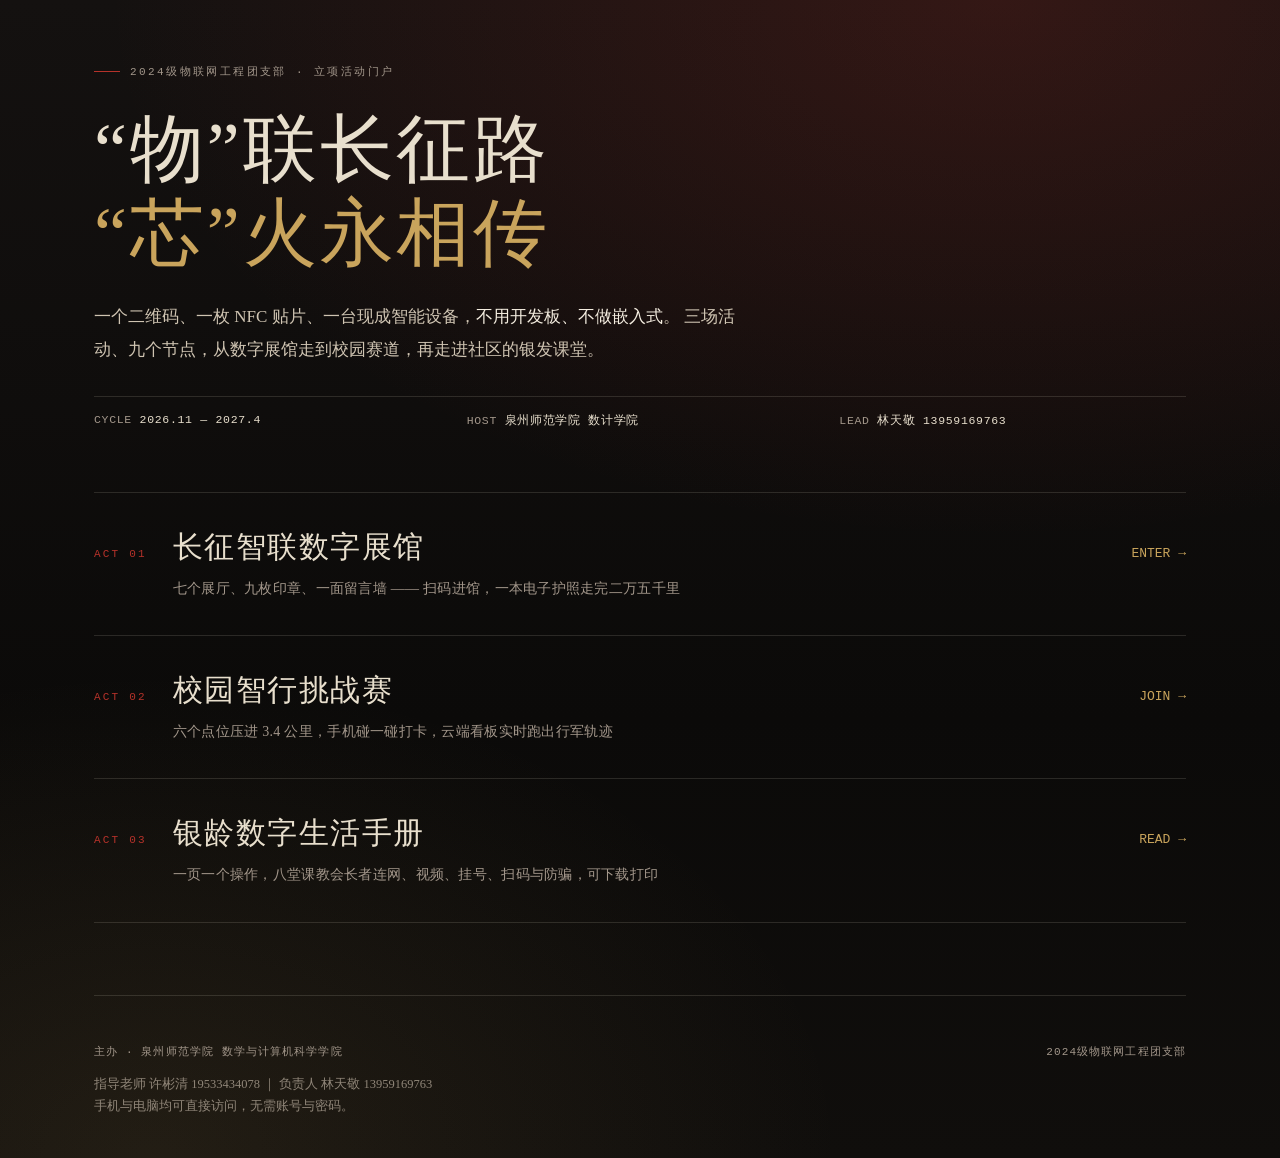
<file: index.html>
<!DOCTYPE html>
<html lang="zh-CN">
<head>
<meta charset="utf-8">
<meta name="viewport" content="width=device-width, initial-scale=1, viewport-fit=cover">
<meta name="theme-color" content="#100e0c">
<title>“物”联长征路 “芯”火永相传 · 2024级物联网工程团支部</title>
<style>
:root{
  --ink:#100e0c; --ink2:#17140f; --paper:#f4ede0; --tx:#e8dfcd; --tx2:#a2968a;
  --red:#b5322a; --gold:#c9a45c; --line:rgba(232,223,205,.14);
  --serif:"Songti SC","Source Han Serif SC","Noto Serif CJK SC","STSong","SimSun",serif;
  --display:"STKaiti","Kaiti SC","Songti SC",serif;
  --mono:"SFMono-Regular","JetBrains Mono",Consolas,"Courier New",monospace;
}
*{box-sizing:border-box;margin:0;padding:0}
html{-webkit-text-size-adjust:100%}
body{background:var(--ink); color:var(--tx); font-family:var(--serif);
  min-height:100svh; display:flex; flex-direction:column;
  background-image:radial-gradient(120% 80% at 78% 0%, rgba(181,50,42,.20), transparent 58%),
    radial-gradient(90% 70% at 12% 100%, rgba(201,164,92,.10), transparent 60%),
    linear-gradient(180deg,#141110,#0b0a09 62%,#100e0c)}
.wrap{width:min(1180px,100%); margin:0 auto; padding:0 clamp(18px,5vw,44px)}
header{padding-top:clamp(30px,7vw,64px)}
.top{display:flex; align-items:center; gap:10px; font-family:var(--mono); font-size:11px;
  letter-spacing:.22em; color:var(--tx2); text-transform:uppercase}
.top::before{content:""; width:26px; height:1px; background:var(--red)}
h1{margin-top:clamp(18px,3.4vw,28px); font-family:var(--display); font-weight:400;
  font-size:clamp(34px,7.2vw,74px); line-height:1.14; letter-spacing:.04em}
h1 em{font-style:normal; color:var(--gold)}
.lede{margin-top:clamp(16px,2.6vw,24px); max-width:38em; color:#cfc4b2;
  font-size:clamp(14px,2.1vw,17px); line-height:1.95}
.lede b{font-weight:400; color:var(--paper)}
.meta{margin-top:clamp(20px,3vw,30px); padding-top:16px; border-top:1px solid var(--line);
  display:grid; gap:8px 26px; grid-template-columns:repeat(auto-fit,minmax(190px,1fr));
  font-family:var(--mono); font-size:11.5px; letter-spacing:.06em; color:var(--tx2)}
.meta span b{color:var(--tx); font-weight:400}

nav{margin-top:clamp(34px,6vw,64px); border-top:1px solid var(--line)}
a.act{display:grid; grid-template-columns:auto 1fr auto; align-items:baseline;
  gap:clamp(12px,2.4vw,26px); padding:clamp(22px,3.4vw,34px) 0;
  border-bottom:1px solid var(--line); text-decoration:none; color:inherit;
  transition:background .35s ease, padding .35s ease, color .35s ease}
a.act:hover{background:linear-gradient(90deg,rgba(181,50,42,.13),transparent 68%); padding-left:10px}
a.act .no{font-family:var(--mono); font-size:11px; letter-spacing:.2em; color:var(--red)}
a.act .t{font-size:clamp(20px,3.4vw,30px); letter-spacing:.05em}
a.act .t b{display:block; font-weight:400}
a.act .t span{display:block; margin-top:8px; font-size:clamp(12px,1.9vw,14px);
  color:var(--tx2); line-height:1.8; letter-spacing:.02em}
a.act .ar{font-family:var(--mono); font-size:13px; color:var(--gold); white-space:nowrap}
a.act:hover .t{color:var(--paper)}
a.act:hover .ar{color:var(--red)}

footer{margin-top:auto; padding:clamp(28px,5vw,48px) 0 clamp(24px,4vw,40px);
  border-top:1px solid var(--line); margin-top:clamp(40px,7vw,72px)}
.f1{display:flex; flex-wrap:wrap; justify-content:space-between; gap:12px;
  font-family:var(--mono); font-size:11px; letter-spacing:.1em; color:var(--tx2)}
.f2{margin-top:14px; font-size:12.5px; color:#8f8578; line-height:1.8}
@media (max-width:560px){
  a.act{grid-template-columns:auto 1fr; row-gap:0}
  a.act .ar{grid-column:2; margin-top:10px}
}
@media print{body{background:#fff;color:#111}a.act{color:#111}}
</style>
</head>
<body>
<div class="wrap">
<header>
  <div class="top">2024级物联网工程团支部 · 立项活动门户</div>
  <h1>“物”联长征路<br><em>“芯”火永相传</em></h1>
  <p class="lede">一个二维码、一枚 NFC 贴片、一台现成智能设备，<b>不用开发板、不做嵌入式</b>。
  三场活动、九个节点，从数字展馆走到校园赛道，再走进社区的银发课堂。</p>
  <div class="meta">
    <span>CYCLE <b>2026.11 — 2027.4</b></span>
    <span>HOST <b>泉州师范学院 数计学院</b></span>
    <span>LEAD <b>林天敬 13959169763</b></span>
  </div>
</header>

<nav>
  <a class="act" href="a1/">
    <span class="no">ACT 01</span>
    <span class="t"><b>长征智联数字展馆</b><span>七个展厅、九枚印章、一面留言墙 —— 扫码进馆，一本电子护照走完二万五千里</span></span>
    <span class="ar">ENTER →</span>
  </a>
  <a class="act" href="a2/">
    <span class="no">ACT 02</span>
    <span class="t"><b>校园智行挑战赛</b><span>六个点位压进 3.4 公里，手机碰一碰打卡，云端看板实时跑出行军轨迹</span></span>
    <span class="ar">JOIN →</span>
  </a>
  <a class="act" href="a3/">
    <span class="no">ACT 03</span>
    <span class="t"><b>银龄数字生活手册</b><span>一页一个操作，八堂课教会长者连网、视频、挂号、扫码与防骗，可下载打印</span></span>
    <span class="ar">READ →</span>
  </a>
</nav>

<footer>
  <div class="f1"><span>主办 · 泉州师范学院 数学与计算机科学学院</span><span>2024级物联网工程团支部</span></div>
  <div class="f2">指导老师 许彬清 19533434078 ｜ 负责人 林天敬 13959169763<br>
  手机与电脑均可直接访问，无需账号与密码。</div>
</footer>
</div>
</body>
</html>
</file>
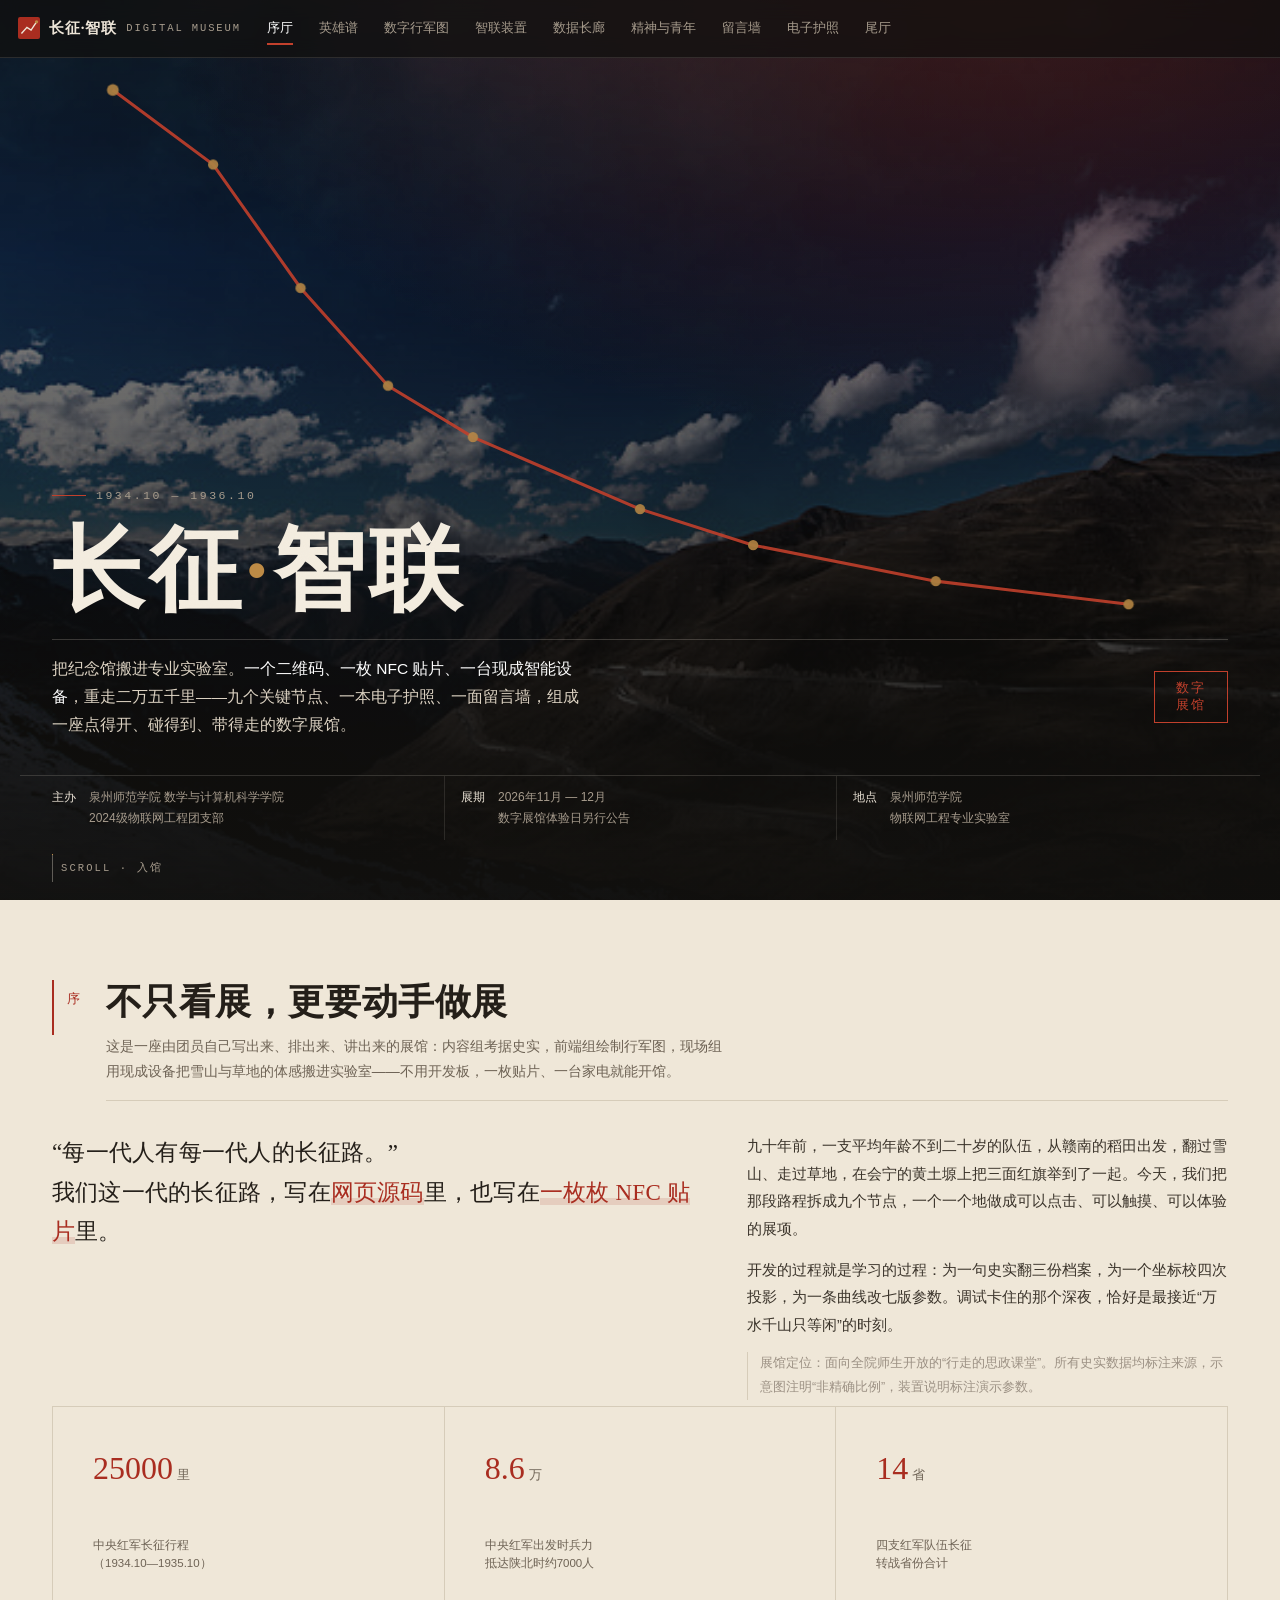
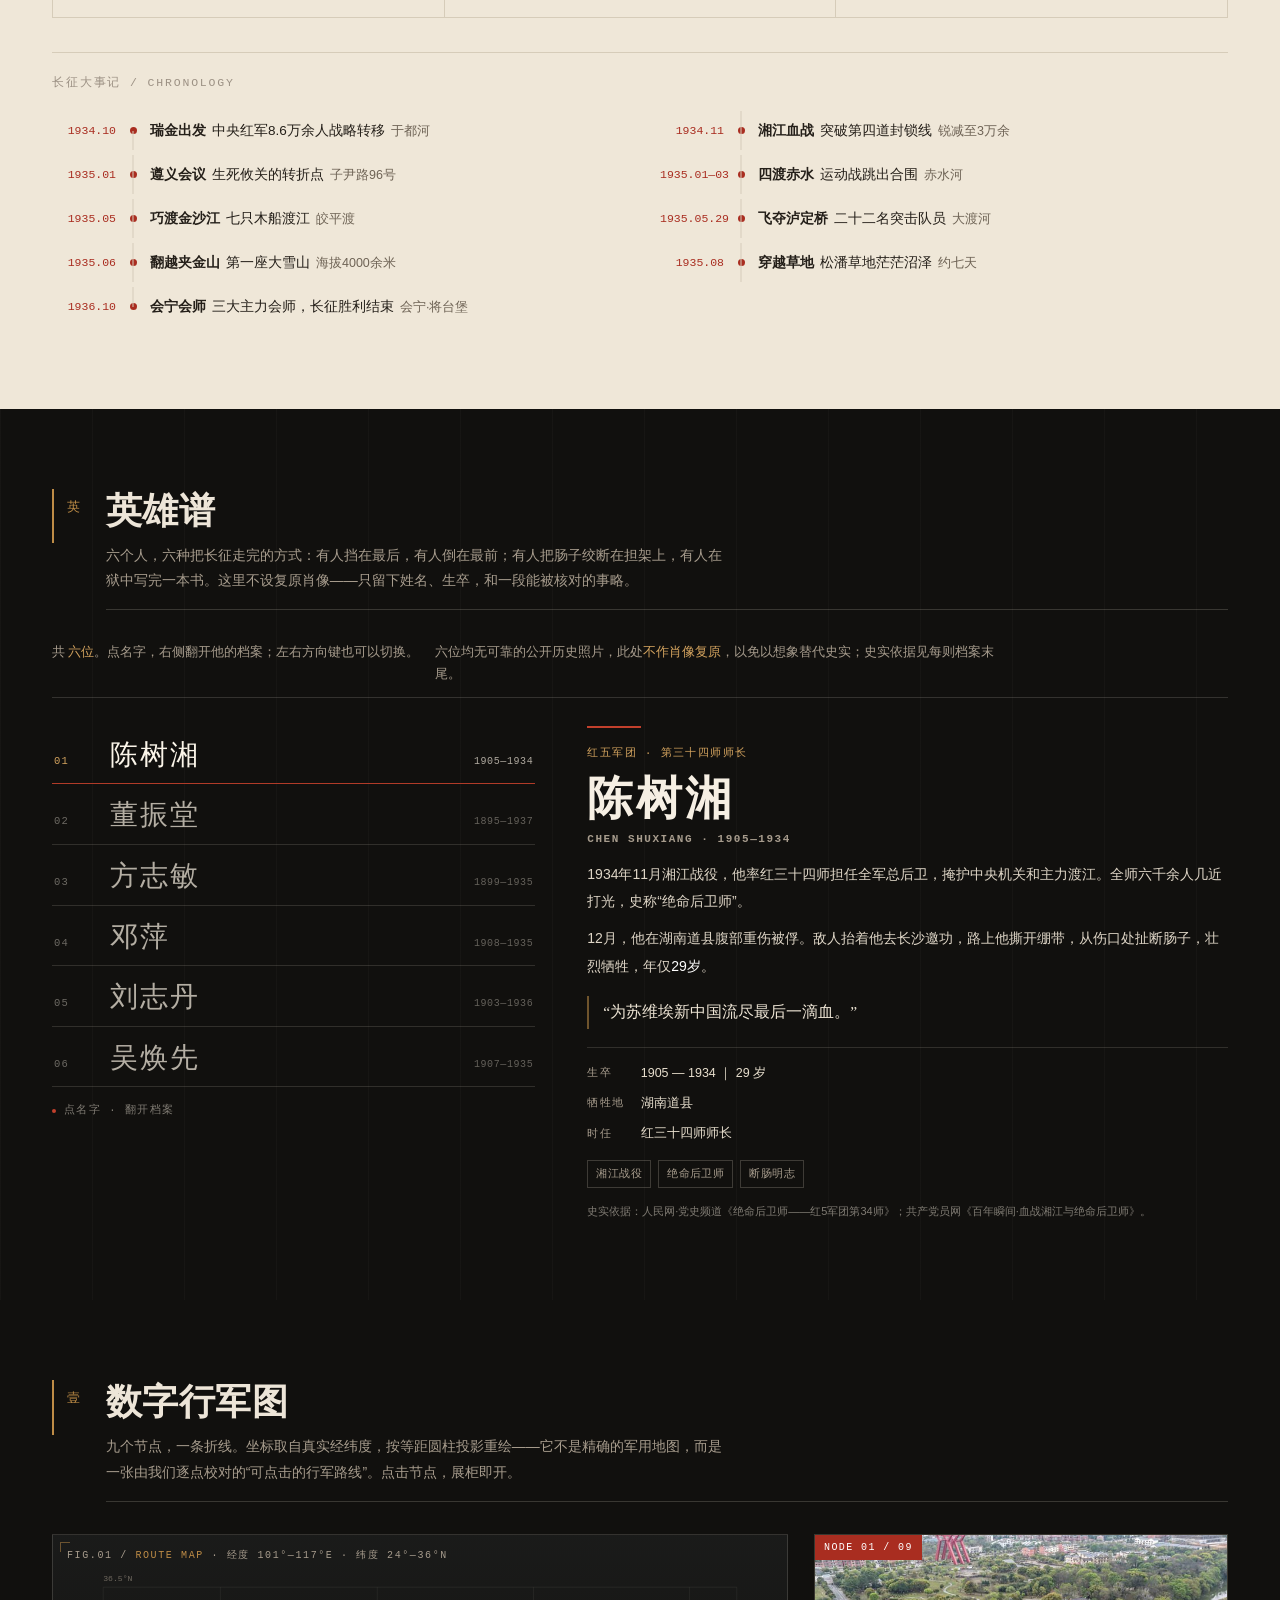
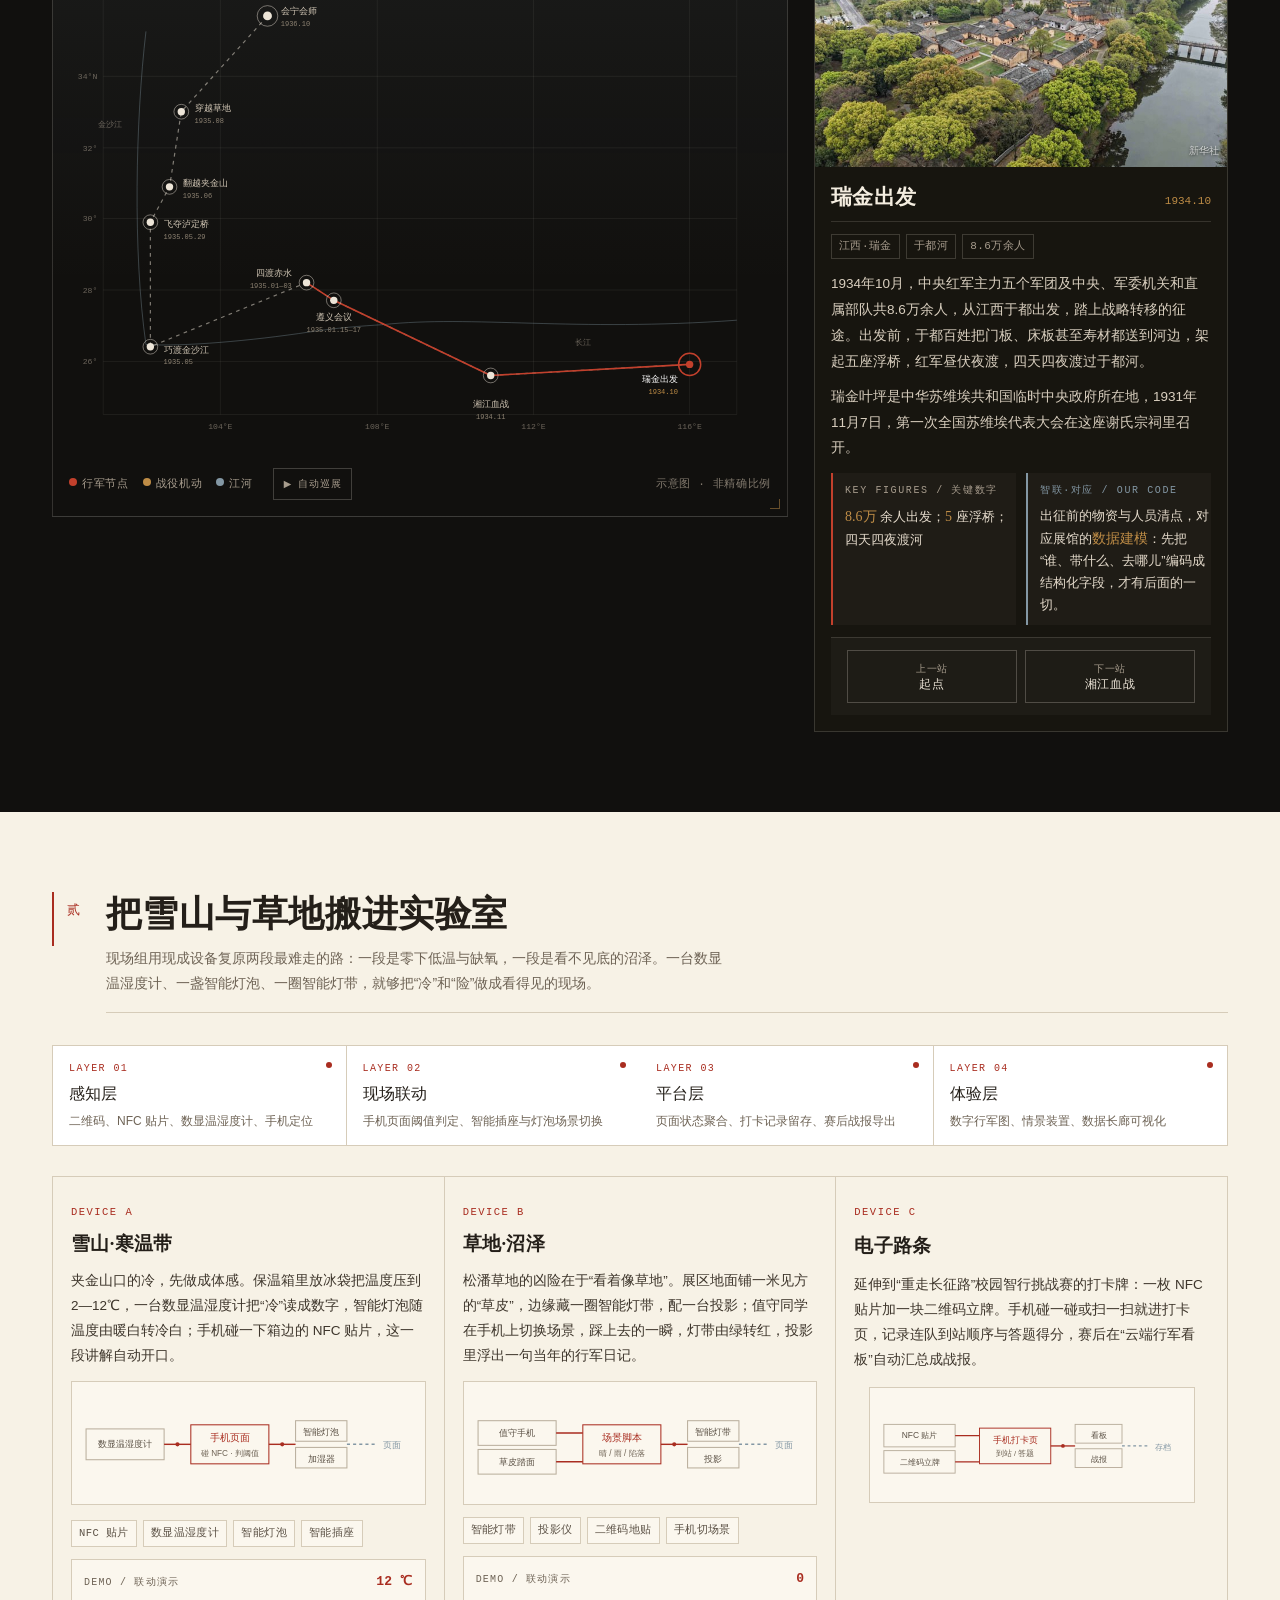
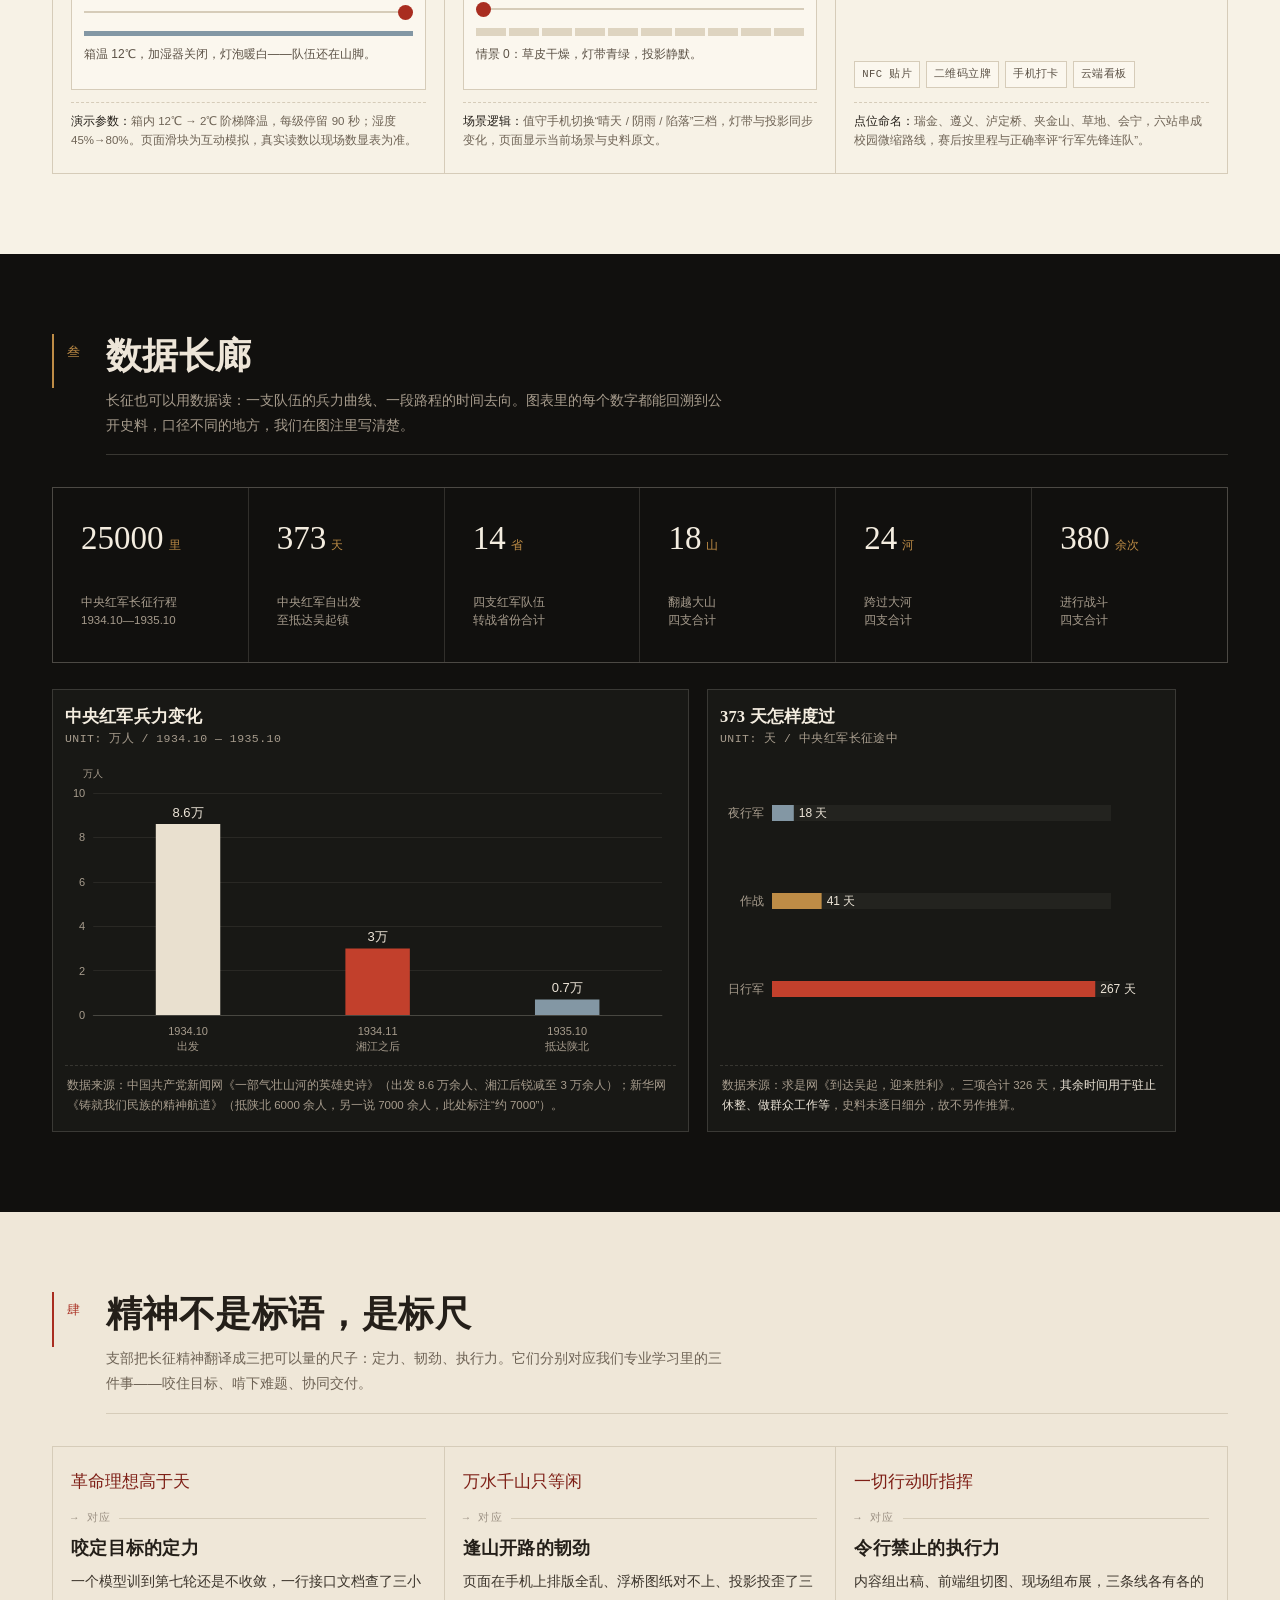
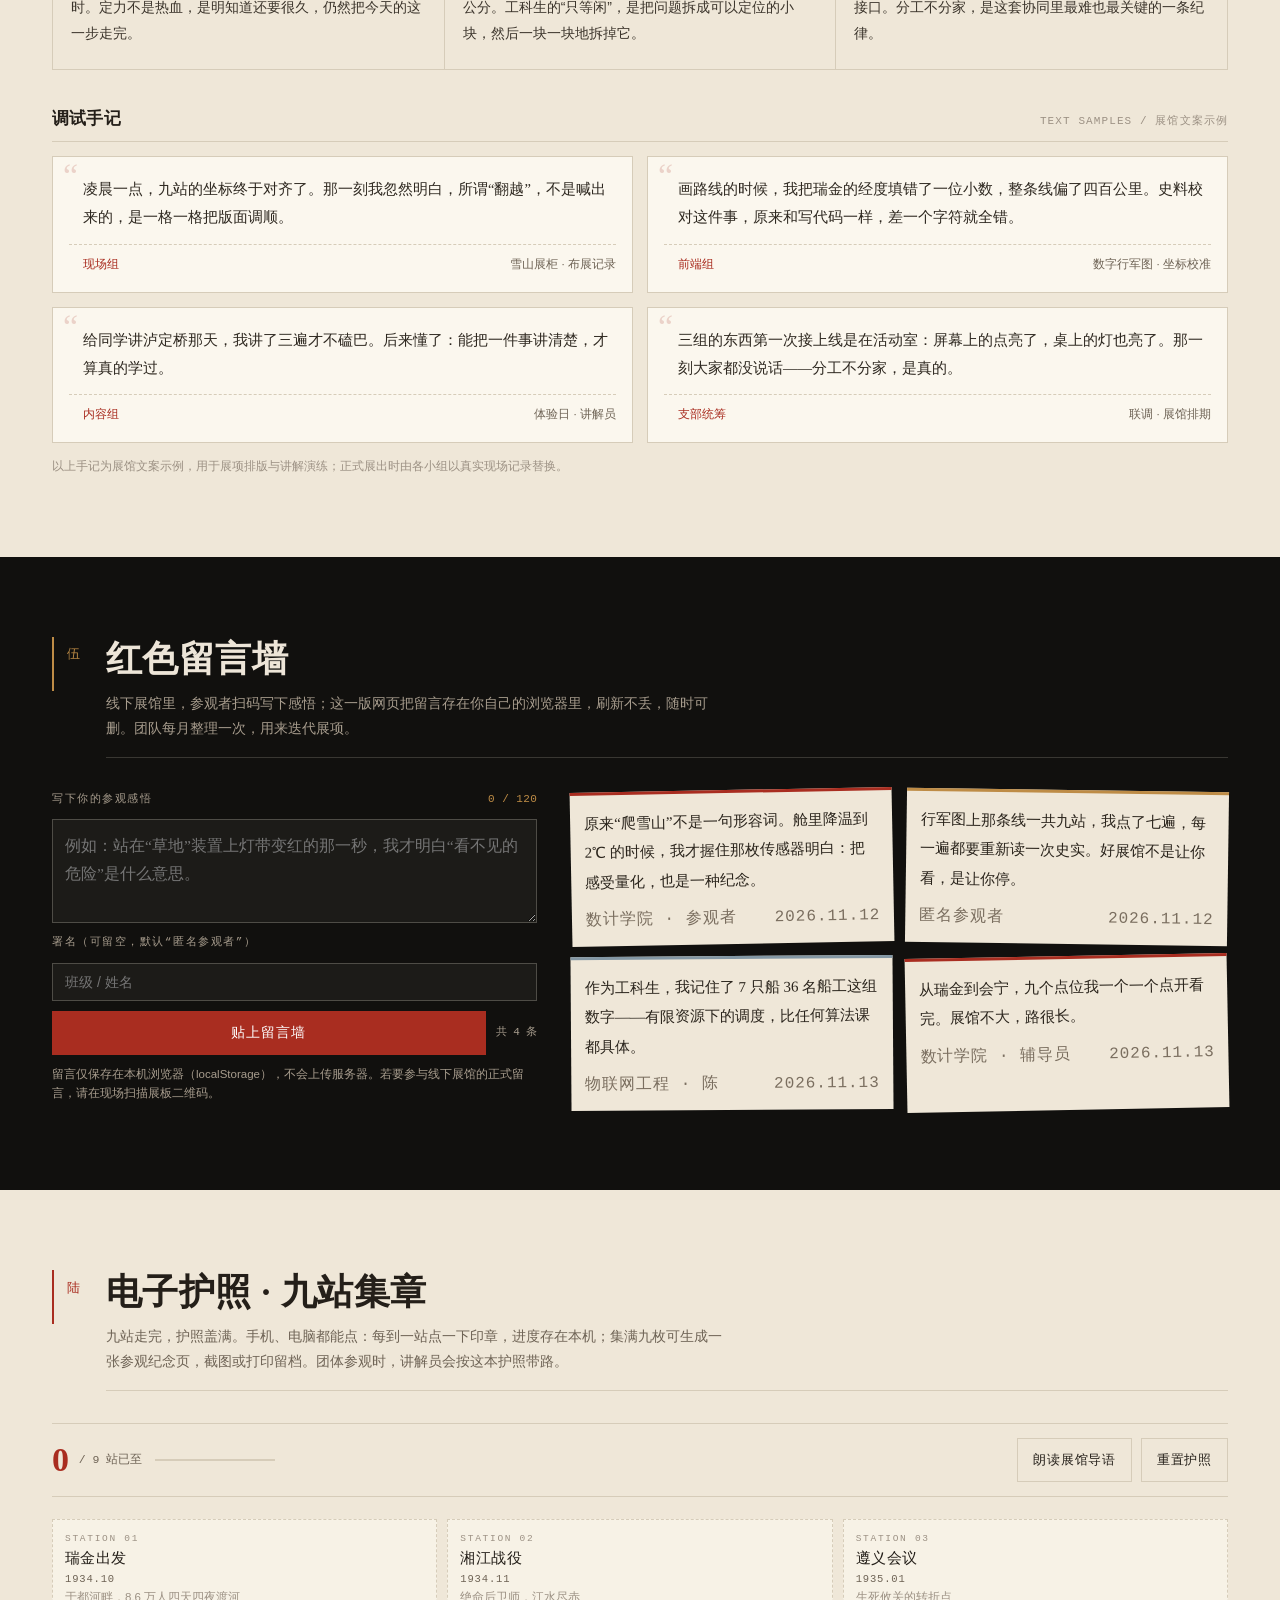
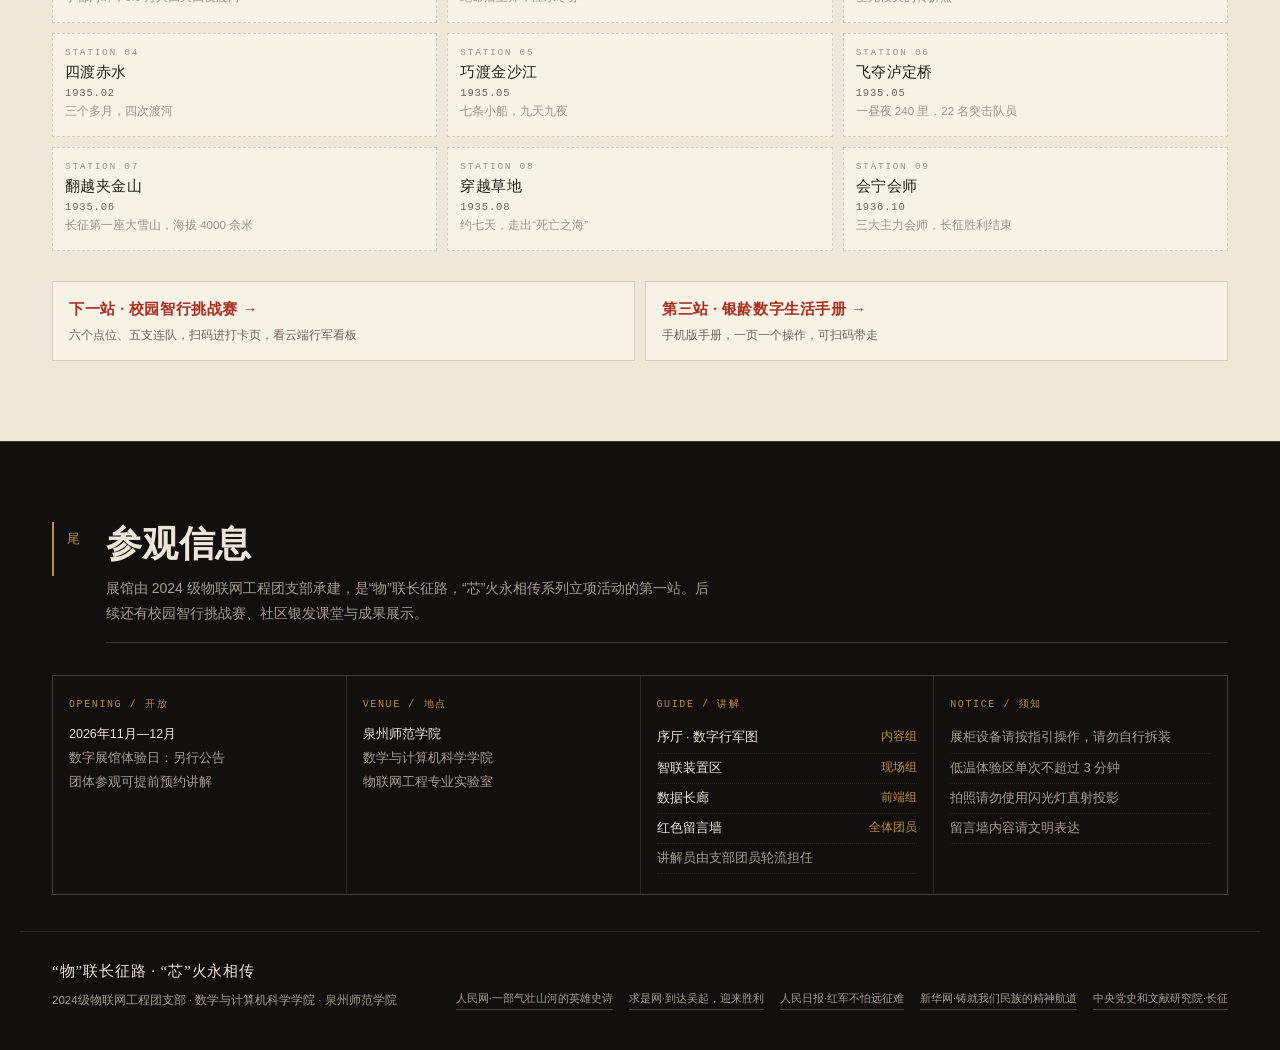
<file: a1/index.html>
<!DOCTYPE html>
<html lang="zh-CN">
<head>
<meta charset="UTF-8">
<meta name="viewport" content="width=device-width, initial-scale=1, viewport-fit=cover">
<meta name="theme-color" content="#11100E">
<meta name="format-detection" content="telephone=no">
<title>长征·智联 数字展馆 | 2024级物联网工程团支部</title>
<meta name="description" content="把纪念馆搬进专业实验室。用二维码、NFC 贴片与现成智能设备重走二万五千里：瑞金出发、湘江战役、遵义会议、四渡赤水、巧渡金沙江、飞夺泸定桥、翻越夹金山、穿越草地、会宁会师。">
<link rel="icon" href="data:image/svg+xml,%3Csvg xmlns='http://www.w3.org/2000/svg' viewBox='0 0 64 64'%3E%3Crect width='64' height='64' rx='8' fill='%2311100E'/%3E%3Cpath d='M12 46 L26 30 L38 38 L52 16' stroke='%23C2402C' stroke-width='4' fill='none'/%3E%3Ccircle cx='52' cy='16' r='5' fill='%23BE8C46'/%3E%3C/svg%3E">
<style>
/* ============ 设计令牌 ============ */
:root{
  --ink:#11100E; --ink-2:#191714; --ink-3:#24211D;
  --paper:#EFE7D8; --paper-2:#F7F2E6; --paper-line:#D6CCB9;
  --red:#A92D20; --red-2:#C2402C; --red-deep:#7E1F16;
  --gold:#BE8C46;
  --steel:#8397A4;
  /* 扩展色：赭石 / 朱砂墨 / 暖纸 / 金二档 */
  --ochre:#9A6236; --cinnabar:#6E1A12; --paper-3:#F3EADA; --gold-2:#D2A25E; --steel-2:#6C818D;
  --tx:#241F19; --tx-dim:#6E6355; --tx-faint:#9C9184;
  --onink:#EDE5D8; --onink-dim:#A79C8D;
  /* 字体栈：本地系统字体优先，webfont 仅作增强，保证手机端回退后层级仍然成立 */
  --serif:"Songti SC","Source Han Serif SC","Noto Serif SC","STSong",serif;
  --sans:"PingFang SC","Noto Sans SC","Microsoft YaHei","Heiti SC",sans-serif;
  --mono:ui-monospace,"SFMono-Regular",Consolas,"Liberation Mono",monospace;
  /* 标题用站酷小薇（书卷气的细宋），引文用楷体 */
  --display:"ZCOOL XiaoWei","Songti SC","Source Han Serif SC","Noto Serif SC",serif;
  --kai:KaiTi,"STKaiti","Kaiti SC","Songti SC",serif;
  --pad:20px;
}
*{box-sizing:border-box}
html{scroll-behavior:smooth}
body{
  margin:0; background:var(--ink); color:var(--tx);
  font-family:var(--sans); font-size:16px; line-height:1.75;
  -webkit-font-smoothing:antialiased; overflow-x:hidden;
}
img{display:block; max-width:100%}
h1,h2{margin:0; font-family:var(--display); font-weight:600; line-height:1.26; letter-spacing:.03em}
h3,h4{margin:0; font-family:var(--serif); font-weight:600; line-height:1.28; letter-spacing:.01em}
p{margin:0}
a{color:inherit}
button{font-family:inherit; cursor:pointer}
::selection{background:var(--red); color:#fff}

/* 纸纹与暗部质感（装饰层，不裁切正文） */
.grain{position:fixed; inset:0; z-index:40; pointer-events:none; opacity:.05; mix-blend-mode:multiply;
  background-image:url("data:image/svg+xml,%3Csvg xmlns='http://www.w3.org/2000/svg' width='140' height='140'%3E%3Cfilter id='n'%3E%3CfeTurbulence type='fractalNoise' baseFrequency='.85' numOctaves='3'/%3E%3C/filter%3E%3Crect width='140' height='140' filter='url(%23n)' opacity='.55'/%3E%3C/svg%3E");}

/* ============ 顶部导览 ============ */
.topbar{position:fixed; top:0; left:0; right:0; z-index:50; display:flex; align-items:center; gap:14px;
  padding:10px 18px; background:rgba(17,16,14,.72); backdrop-filter:blur(10px);
  border-bottom:1px solid rgba(237,229,216,.12); transition:background .4s ease, border-color .4s ease}
.topbar.scrolled{background:rgba(17,16,14,.9); border-bottom-color:rgba(237,229,216,.2)}
.prog{position:absolute; left:0; bottom:-1px; height:2px; width:100%; background:var(--red-2);
  transform:scaleX(0); transform-origin:0 50%; will-change:transform; opacity:.9}
.brand{display:flex; align-items:center; gap:9px; flex:none; color:var(--onink); text-decoration:none}
.brand .mk{width:22px; height:22px; flex:none; transition:transform .5s cubic-bezier(.2,.7,.2,1)}
.brand:hover .mk{transform:rotate(-8deg)}
.brand b{font-family:var(--serif); font-size:15px; font-weight:600; letter-spacing:.06em}
.brand span{font-size:10.5px; color:var(--onink-dim); letter-spacing:.18em; font-family:var(--mono)}
.topnav{display:flex; gap:2px; overflow-x:auto; scrollbar-width:none; -ms-overflow-style:none}
.topnav::-webkit-scrollbar{display:none}
.topnav a{position:relative; flex:none; padding:7px 12px; font-size:13px; color:var(--onink-dim); text-decoration:none;
  border-radius:2px; white-space:nowrap; transition:color .25s}
.topnav a::after{content:""; position:absolute; left:12px; right:12px; bottom:2px; height:2px; background:var(--red-2);
  transform:scaleX(0); transform-origin:50% 50%; transition:transform .35s cubic-bezier(.2,.7,.2,1)}
.topnav a:hover{color:var(--onink)}
.topnav a:hover::after{transform:scaleX(.55)}
.topnav a.on{color:#fff}
.topnav a.on::after{transform:scaleX(1)}
@media (max-width:980px){
  .brand span{display:none}
  .topnav a{padding:7px 9px; font-size:12.5px}
  .topnav a::after{left:9px; right:9px}
}

/* ============ 序厅 ============ */
.hero{position:relative; min-height:620px; height:100svh; display:flex; flex-direction:column; justify-content:flex-end;
  background:var(--ink); overflow:hidden; padding:96px 0 0}
.hero-par{position:absolute; inset:-12% 0 -6%; will-change:transform}
.hero-media{position:absolute; inset:0; will-change:transform;
  animation:kenburns 26s ease-in-out infinite alternate}
@keyframes kenburns{from{transform:scale(1.02)} to{transform:scale(1.1) translate3d(-1.4%,-1.2%,0)}}
.hero-media img{width:100%; height:100%; object-fit:cover; object-position:50% 38%;
  filter:grayscale(.45) contrast(1.05) brightness(.62); will-change:transform}
.hero-media::after{content:""; position:absolute; inset:0;
  background:
    radial-gradient(120% 80% at 78% 8%, rgba(194,64,44,.28), transparent 55%),
    linear-gradient(180deg, rgba(17,16,14,.55) 0%, rgba(17,16,14,.18) 34%, rgba(17,16,14,.86) 82%, var(--ink) 100%);}
.hero-route{position:absolute; inset:0; z-index:1; width:100%; height:100%; opacity:.9}
.hero-route path.rail{fill:none; stroke:rgba(237,229,216,.22); stroke-width:1.1}
.hero-route path.trace{fill:none; stroke:var(--red-2); stroke-width:2.4; stroke-dasharray:100; stroke-dashoffset:100;
  animation:draw 5.6s cubic-bezier(.4,.02,.2,1) .4s forwards}
.hero-route circle.pt{fill:var(--gold); opacity:0; animation:lit .6s ease forwards}
@keyframes draw{to{stroke-dashoffset:0}}
@keyframes lit{to{opacity:.95}}
.hero-inner{position:relative; z-index:2; padding:0 var(--pad) 36px; max-width:1240px; margin:0 auto; width:100%}
.kicker{display:flex; align-items:center; gap:10px; color:var(--onink-dim); font-family:var(--mono); font-size:11.5px; letter-spacing:.22em}
.kicker i{display:block; width:0; height:1px; background:var(--red-2); animation:linein .9s cubic-bezier(.2,.7,.2,1) .1s forwards}
@keyframes linein{to{width:34px}}
.hero-title{margin:16px 0 0; color:#F4EDE0; font-size:clamp(40px,8.6vw,92px); line-height:1.06; letter-spacing:.05em;
  opacity:0; animation:rise 1.15s cubic-bezier(.2,.7,.2,1) .1s both}
@keyframes rise{from{opacity:0; transform:translateY(12px)} to{opacity:1; transform:none}}
.hero-title em{font-style:normal; color:var(--gold)}
.hero-side{display:flex; align-items:flex-end; justify-content:space-between; gap:20px; margin-top:20px;
  border-top:1px solid rgba(237,229,216,.2); padding-top:15px}
.hero-lede{max-width:34em; color:#DCD2C2; font-size:15.5px; line-height:1.8; flex:1 1 auto}
.hero-lede b{color:#fff; font-weight:500}
.seal{flex:none; width:74px; border:1.5px solid var(--red-2); color:var(--red-2); padding:8px 6px; text-align:center;
  font-family:var(--serif); font-size:12.5px; line-height:1.35; letter-spacing:.14em; opacity:0;
  animation:stamp .5s cubic-bezier(.2,1.4,.4,1) 1.35s forwards}
@keyframes stamp{0%{opacity:0; transform:scale(1.6) rotate(-8deg)} 100%{opacity:1; transform:scale(1) rotate(0)}}
.hero-meta{position:relative; z-index:2; max-width:1240px; margin:0 auto; width:100%; padding:0 var(--pad);
  display:grid; grid-template-columns:1fr; gap:0; border-top:1px solid rgba(237,229,216,.16)}
.hero-meta div{padding:11px 0; border-bottom:1px solid rgba(237,229,216,.1);
  display:flex; gap:12px; align-items:baseline; font-size:12px; color:var(--onink-dim)}
.hero-meta div b{color:var(--onink); font-weight:500; font-family:var(--serif); letter-spacing:.04em; flex:none}
.hero-scroll{position:relative; z-index:2; max-width:1240px; margin:0 auto; width:100%; padding:14px var(--pad) 18px;
  color:var(--onink-dim); font-family:var(--mono); font-size:10.5px; letter-spacing:.2em; display:flex; gap:8px; align-items:center}
.hero-scroll .ln{position:relative; width:1px; height:28px; background:rgba(237,229,216,.35); overflow:hidden}
.hero-scroll .ln::after{content:""; position:absolute; left:0; top:-6px; width:1px; height:7px; background:var(--gold);
  animation:drip 2.4s cubic-bezier(.4,0,.6,1) infinite}
@keyframes drip{0%{top:-6px} 70%,100%{top:28px}}

/* ============ 通用纸面章节 ============ */
.room{background:var(--paper); color:var(--tx); position:relative}
.room.dark{background:var(--ink); color:var(--onink)}
.wrap{max-width:1240px; margin:0 auto; padding:60px var(--pad)}
.chap{display:grid; grid-template-columns:auto 1fr; gap:15px; align-items:start; margin-bottom:32px}
.chap .no{font-family:var(--serif); font-size:13px; color:var(--red); letter-spacing:.1em; writing-mode:vertical-rl;
  border-left:2px solid var(--red); padding:0 6px 2px 8px; height:4.2em; display:flex; align-items:center}
.chap .no.on-dark{color:var(--gold); border-left-color:var(--gold)}
.chap h2{font-size:clamp(25px,3.9vw,36px); letter-spacing:.015em; line-height:1.25}
.chap .sub{margin-top:9px; font-size:14px; color:var(--tx-dim); max-width:44em; line-height:1.8}
.room.dark .chap .sub{color:var(--onink-dim)}
.chap .rule{height:1px; background:var(--paper-line); margin-top:16px; transform-origin:0 50%}
.room.dark .chap .rule{background:rgba(237,229,216,.18)}

/* 序厅导语 */
.prologue{display:grid; grid-template-columns:1fr; gap:26px}
.prologue-lead{font-family:var(--serif); font-size:clamp(18px,2.5vw,23px); line-height:1.72; letter-spacing:.01em}
.prologue-lead em{font-style:normal; color:var(--red); box-shadow:inset 0 -7px 0 rgba(169,45,32,.14)}
.prologue-copy{font-size:14.5px; color:#3B342B; line-height:1.9}
.prologue-copy p+p{margin-top:13px}
.prologue-copy .note{font-size:12.5px; color:var(--tx-faint); border-left:1px solid var(--paper-line); padding-left:12px}
.figures{display:grid; grid-template-columns:repeat(3,1fr); gap:1px; background:var(--paper-line); border:1px solid var(--paper-line); margin-top:6px}
.figures div{background:var(--paper); padding:17px 13px; transition:background .35s ease}
.figures div:hover{background:#F5EFE2}
.figures .num{font-family:var(--display); font-size:clamp(20px,4.2vw,32px); color:var(--red); line-height:1.1}
.figures .num span{font-size:12.5px; font-family:var(--sans); color:var(--tx-dim); margin-left:4px}
.figures .lb{font-size:11.5px; color:var(--tx-dim); margin-top:7px; line-height:1.55}

/* 序厅 · 大事记时间轴 */
.tl{margin-top:34px; border-top:1px solid var(--paper-line); padding-top:20px}
.tl-h{font-size:11.5px; letter-spacing:.16em; color:var(--tx-faint); font-family:var(--mono); margin-bottom:16px}
.tl-track{display:grid; grid-template-columns:1fr; gap:0}
.tl-item{display:grid; grid-template-columns:64px 14px 1fr; align-items:center; gap:10px; padding:9px 0; min-height:44px}
.tl-item .t{font-family:var(--mono); font-size:11.5px; color:var(--red); text-align:right; white-space:nowrap}
.tl-dot{position:relative; justify-self:center; width:7px; height:7px; border-radius:50%; background:var(--red); z-index:1}
.tl-dot::before{content:""; position:absolute; left:50%; top:-16px; bottom:-16px; width:1px; background:var(--paper-line); transform:translateX(-50%); z-index:-1}
.tl-item:first-child .tl-dot::before{top:50%}
.tl-item:last-child .tl-dot::before{bottom:50%}
.tl-item .e{font-size:13.5px; line-height:1.6}
.tl-item .e b{font-family:var(--serif); font-weight:600; margin-right:6px}
.tl-item .e i{font-style:normal; color:var(--tx-dim); font-size:12.5px; margin-left:6px}

/* 滚动入场（默认可见，脚本就位后才启用） */
.rv{opacity:0; transform:translateY(12px);
  transition:opacity .75s ease var(--d,0s), transform .75s cubic-bezier(.2,.7,.2,1) var(--d,0s)}
.rv.in{opacity:1; transform:none}
.rv .rule{transform:scaleX(0); transform-origin:0 50%; transition:transform 1s cubic-bezier(.2,.7,.2,1) .1s}
.rv.in .rule{transform:scaleX(1)}

@media (max-width:719px){
  .map-layout{grid-template-columns:minmax(0,1fr); min-width:0}
  .map-stage{overflow-x:auto; -webkit-overflow-scrolling:touch; width:100%; max-width:100%; min-width:0}
  .map-svg{width:740px; min-width:0; max-width:none}
  .map-stage .cap{position:static; padding:4px 6px 0}
}
@media (min-width:720px){
  :root{--pad:32px}
  .hero-meta{grid-template-columns:repeat(3,1fr)}
  .hero-meta div{border-bottom:0; border-left:1px solid rgba(237,229,216,.12); padding-left:16px}
  .hero-meta div:first-child{border-left:0; padding-left:0}
  .prologue{grid-template-columns:1.15fr .85fr; gap:44px; align-items:start}
  .hero-side{align-items:center}
}
@media (min-width:980px){
  .wrap{padding:80px var(--pad)}
  .tl-track{grid-template-columns:repeat(2,1fr); gap:0 40px}
  .figures div{padding:22px 20px}
}
@media (prefers-reduced-motion:reduce){
  .hero-route path.trace{animation:none; stroke-dashoffset:0}
  .hero-route circle.pt{animation:none; opacity:.95}
  .hero-title{clip-path:none; animation:none}
  .seal{animation:none; opacity:1}
  .hero-scroll .ln::after{animation:none}
  .hero-media{animation:none}
  .kicker i{width:34px; animation:none}
  .rv{opacity:1; transform:none; transition:none}
  html{scroll-behavior:auto}
}

</style>
</head>
<body>
<div class="grain" aria-hidden="true"></div>

<header class="topbar">
  <a class="brand" href="#hall-0">
    <svg class="mk" viewBox="0 0 32 32" aria-hidden="true"><rect width="32" height="32" rx="3" fill="#A92D20"/><path d="M5 24 L13 15 L19 19 L27 7" stroke="#EFE7D8" stroke-width="2" fill="none"/><circle cx="27" cy="7" r="2.4" fill="#BE8C46"/></svg>
    <b>长征·智联</b><span>DIGITAL MUSEUM</span>
  </a>
  <nav class="topnav" aria-label="展厅导览">
    <a href="#hall-0" class="on">序厅</a>
    <a href="#hall-hero">英雄谱</a>
    <a href="#hall-1">数字行军图</a>
    <a href="#hall-2">智联装置</a>
    <a href="#hall-3">数据长廊</a>
    <a href="#hall-4">精神与青年</a>
    <a href="#hall-5">留言墙</a>
    <a href="#hall-passport">电子护照</a>
    <a href="#hall-6">尾厅</a>
  </nav>
  <span class="prog" id="prog" aria-hidden="true"></span>
</header>

<!-- ============ 序厅 ============ -->
<section class="hero" id="hall-0">
  <div class="hero-par"><div class="hero-media"><img src="assets/jiajin_wide.jpg" alt="夹金山雪线，1935年6月中央红军翻越的第一座大雪山" fetchpriority="high"></div></div>
  <svg class="hero-route" viewBox="0 0 1200 700" preserveAspectRatio="xMidYMid slice" aria-hidden="true" pathLength="100">
    <path class="rail" d="M980 470 L830 452 L688 424 L600 396 L470 340 L404 300 L336 224 L268 128 L190 70"/>
    <path class="trace" pathLength="100" d="M980 470 L830 452 L688 424 L600 396 L470 340 L404 300 L336 224 L268 128 L190 70"/>
    <circle class="pt" cx="980" cy="470" r="4" style="animation-delay:1.0s"/>
    <circle class="pt" cx="830" cy="452" r="4" style="animation-delay:2.1s"/>
    <circle class="pt" cx="688" cy="424" r="4" style="animation-delay:2.9s"/>
    <circle class="pt" cx="600" cy="396" r="4" style="animation-delay:3.5s"/>
    <circle class="pt" cx="470" cy="340" r="4" style="animation-delay:4.3s"/>
    <circle class="pt" cx="404" cy="300" r="4" style="animation-delay:5.0s"/>
    <circle class="pt" cx="336" cy="224" r="4" style="animation-delay:5.5s"/>
    <circle class="pt" cx="268" cy="128" r="4" style="animation-delay:6.2s"/>
    <circle class="pt" cx="190" cy="70" r="4.6" style="animation-delay:6.9s"/>
  </svg>
  <div class="hero-inner">
    <div class="kicker"><i></i><span>1934.10 — 1936.10</span></div>
    <h1 class="hero-title">长征<em>·</em>智联</h1>
    <div class="hero-side">
      <p class="hero-lede">把纪念馆搬进专业实验室。<b>一个二维码、一枚 NFC 贴片、一台现成智能设备</b>，重走二万五千里——九个关键节点、一本电子护照、一面留言墙，组成一座点得开、碰得到、带得走的数字展馆。</p>
      <div class="seal">数字<br>展馆</div>
    </div>
  </div>
  <div class="hero-meta">
    <div><b>主办</b><span>泉州师范学院 数学与计算机科学学院<br>2024级物联网工程团支部</span></div>
    <div><b>展期</b><span>2026年11月 — 12月<br>数字展馆体验日另行公告</span></div>
    <div><b>地点</b><span>泉州师范学院<br>物联网工程专业实验室</span></div>
  </div>
  <div class="hero-scroll"><span class="ln"></span><span>SCROLL · 入馆</span></div>
</section>

<!-- ============ 序厅导语 ============ -->
<section class="room">
  <div class="wrap">
    <div class="chap">
      <span class="no">序</span>
      <div>
        <h2>不只看展，更要动手做展</h2>
        <p class="sub">这是一座由团员自己写出来、排出来、讲出来的展馆：内容组考据史实，前端组绘制行军图，现场组用现成设备把雪山与草地的体感搬进实验室——不用开发板，一枚贴片、一台家电就能开馆。</p>
        <div class="rule"></div>
      </div>
    </div>
    <div class="prologue">
      <div class="prologue-lead">“每一代人有每一代人的长征路。”<br>我们这一代的长征路，写在<em>网页源码</em>里，也写在<em>一枚枚 NFC 贴片</em>里。</div>
      <div class="prologue-copy">
        <p>九十年前，一支平均年龄不到二十岁的队伍，从赣南的稻田出发，翻过雪山、走过草地，在会宁的黄土塬上把三面红旗举到了一起。今天，我们把那段路程拆成九个节点，一个一个地做成可以点击、可以触摸、可以体验的展项。</p>
        <p>开发的过程就是学习的过程：为一句史实翻三份档案，为一个坐标校四次投影，为一条曲线改七版参数。调试卡住的那个深夜，恰好是最接近“万水千山只等闲”的时刻。</p>
        <p class="note">展馆定位：面向全院师生开放的“行走的思政课堂”。所有史实数据均标注来源，示意图注明“非精确比例”，装置说明标注演示参数。</p>
      </div>
    </div>
    <div class="figures">
      <div><div class="num">25000<span>里</span></div><div class="lb">中央红军长征行程<br>（1934.10—1935.10）</div></div>
      <div><div class="num">8.6<span>万</span></div><div class="lb">中央红军出发时兵力<br>抵达陕北时约7000人</div></div>
      <div><div class="num">14<span>省</span></div><div class="lb">四支红军队伍长征<br>转战省份合计</div></div>
    </div>
    <div class="tl">
      <div class="tl-h">长征大事记 / CHRONOLOGY</div>
      <div class="tl-track">
        <div class="tl-item"><span class="t">1934.10</span><span class="tl-dot"></span><span class="e"><b>瑞金出发</b>中央红军8.6万余人战略转移<i>于都河</i></span></div>
        <div class="tl-item"><span class="t">1934.11</span><span class="tl-dot"></span><span class="e"><b>湘江血战</b>突破第四道封锁线<i>锐减至3万余</i></span></div>
        <div class="tl-item"><span class="t">1935.01</span><span class="tl-dot"></span><span class="e"><b>遵义会议</b>生死攸关的转折点<i>子尹路96号</i></span></div>
        <div class="tl-item"><span class="t">1935.01—03</span><span class="tl-dot"></span><span class="e"><b>四渡赤水</b>运动战跳出合围<i>赤水河</i></span></div>
        <div class="tl-item"><span class="t">1935.05</span><span class="tl-dot"></span><span class="e"><b>巧渡金沙江</b>七只木船渡江<i>皎平渡</i></span></div>
        <div class="tl-item"><span class="t">1935.05.29</span><span class="tl-dot"></span><span class="e"><b>飞夺泸定桥</b>二十二名突击队员<i>大渡河</i></span></div>
        <div class="tl-item"><span class="t">1935.06</span><span class="tl-dot"></span><span class="e"><b>翻越夹金山</b>第一座大雪山<i>海拔4000余米</i></span></div>
        <div class="tl-item"><span class="t">1935.08</span><span class="tl-dot"></span><span class="e"><b>穿越草地</b>松潘草地茫茫沼泽<i>约七天</i></span></div>
        <div class="tl-item"><span class="t">1936.10</span><span class="tl-dot"></span><span class="e"><b>会宁会师</b>三大主力会师，长征胜利结束<i>会宁·将台堡</i></span></div>
      </div>
    </div>
  </div>
</section>
<style>
/* ============ 英雄谱 · 剪纸剪影揭开 ============ */
.heroes-room{position:relative; overflow:hidden; color:var(--onink);
  background:
    radial-gradient(120% 86% at 14% -4%, rgba(194,64,44,.22), transparent 58%),
    radial-gradient(90% 70% at 92% 108%, rgba(190,140,70,.14), transparent 62%),
    linear-gradient(180deg,#17120F 0%, var(--ink) 58%, #100E0C 100%)}
.heroes-room .veil{position:absolute; inset:0; pointer-events:none; opacity:.5;
  background-image:repeating-linear-gradient(90deg, rgba(237,229,216,.055) 0 1px, transparent 1px 92px)}
.hx-head{display:flex; flex-wrap:wrap; align-items:baseline; gap:10px 16px; margin:22px 0 0; padding-bottom:11px;
  border-bottom:1px solid rgba(237,229,216,.16)}
.hx-head p{font-size:12.5px; color:var(--onink-dim); line-height:1.75; max-width:46em}
.hx-head p b{color:var(--gold-2); font-weight:400}

.hx{display:grid; grid-template-columns:1fr; gap:26px; margin-top:26px; align-items:start}

/* —— 名录（不设复原肖像，只留姓名与档案） —— */
.hx{display:grid; grid-template-columns:1fr; gap:24px}
.hx-roll{display:flex; flex-direction:column; align-self:start}
.hx-item{display:grid; grid-template-columns:44px 1fr auto; align-items:baseline; gap:12px;
  width:100%; padding:14px 2px 12px; background:none; border:0;
  border-bottom:1px solid rgba(237,229,216,.14); text-align:left; cursor:pointer;
  transition:border-color .3s ease}
.hx-item .no{font-family:var(--mono); font-size:10.5px; letter-spacing:.12em; color:rgba(237,229,216,.42)}
.hx-item .nm{font-family:var(--display); font-size:clamp(22px,4.6vw,28px); line-height:1.2;
  color:rgba(237,229,216,.74); letter-spacing:.08em; transition:color .3s ease}
.hx-item .yr{font-family:var(--mono); font-size:10px; letter-spacing:.06em; color:rgba(237,229,216,.38); text-align:right}
.hx-item:hover .nm{color:#F2EADA}
.hx-item.on{border-bottom-color:rgba(194,64,44,.9)}
.hx-item.on .nm{color:#FBF5E9}
.hx-item.on .no{color:var(--gold-2)}
.hx-item.on .yr{color:rgba(237,229,216,.72)}
.hx-item:focus-visible{outline:1px solid var(--gold); outline-offset:2px}
.hx-hint{margin-top:14px; display:flex; align-items:center; gap:8px; font-family:var(--mono);
  font-size:10.5px; letter-spacing:.14em; color:rgba(237,229,216,.5)}
.hx-hint i{width:4px; height:4px; border-radius:50%; background:var(--red-2); animation:beat 1.9s ease-in-out infinite}

/* —— 人物档案 —— */
.hx-info{position:relative; padding-top:2px}
.hx-info .rule-top{height:2px; width:54px; background:var(--red-2); margin-bottom:16px}
.hx-info .role{display:flex; flex-wrap:wrap; align-items:center; gap:8px; font-family:var(--mono);
  font-size:10.5px; letter-spacing:.14em; color:var(--gold-2)}
.hx-info .role span{color:var(--onink-dim)}
.hx-name{margin-top:12px; font-family:var(--display); font-size:clamp(30px,6vw,46px); line-height:1.1;
  color:#F6EFE3; letter-spacing:.06em}
.hx-name small{display:block; margin-top:8px; font-family:var(--mono); font-size:11px; letter-spacing:.14em;
  color:var(--onink-dim)}
.hx-deeds{margin-top:16px; font-size:14px; line-height:1.95; color:#DED5C6}
.hx-deeds p+p{margin-top:10px}
.hx-deeds b{color:#fff; font-weight:500}
.hx-quote{margin-top:16px; padding:2px 0 2px 14px; border-left:2px solid rgba(190,140,70,.55);
  font-family:var(--kai); font-size:15.5px; line-height:1.85; color:#EFE6D6}
.hx-tags{display:flex; flex-wrap:wrap; gap:7px; margin-top:16px}
.hx-tags span{font-size:11px; color:var(--onink-dim); border:1px solid rgba(237,229,216,.2);
  padding:3px 8px; letter-spacing:.04em}
.hx-meta{display:grid; grid-template-columns:auto 1fr; gap:9px 16px; margin-top:18px;
  padding-top:15px; border-top:1px solid rgba(237,229,216,.14)}
.hx-meta dt{font-family:var(--mono); font-size:10.5px; letter-spacing:.14em; color:var(--onink-dim); align-self:center}
.hx-meta dd{margin:0; font-size:12.5px; line-height:1.7; color:#E7DECD}
.hx-src{margin-top:14px; font-size:11px; color:rgba(237,229,216,.5); line-height:1.7}
.hx-body{transition:opacity .5s ease, transform .6s cubic-bezier(.2,.7,.2,1)}
@media (min-width:820px){
  .hx{grid-template-columns:.86fr 1.14fr; gap:52px}
  .hx-roll{position:sticky; top:96px}
}
@media (max-width:819px){
  .hx{gap:22px}
  .hx-name{font-size:clamp(28px,8vw,38px)}
  .hx-deeds{font-size:13.5px; line-height:1.85}
}
@media (max-width:420px){
  .hx-item{grid-template-columns:32px 1fr auto; gap:10px; padding:12px 2px 10px}
  .hx-item .nm{font-size:21px}
  .hx-item .no{font-size:10px}
  .hx-item .yr{font-size:9.5px}
  .hx-meta{gap:7px 12px}
  .hx-meta dt{font-size:10px; letter-spacing:.1em}
  .hx-meta dd{font-size:12px}
}
@media (max-width:640px){
  .topbar{flex-wrap:wrap; row-gap:6px; padding:8px 14px}
  .topnav{width:100%; padding-top:2px}
  .topnav a{font-size:11.5px; padding:6px 7px}
  .topnav a::after{left:7px; right:7px}
  .hero{padding-top:118px}
  .hero-side{flex-direction:column; align-items:flex-start; gap:14px}
}
</style>

<!-- ============ 英雄谱 ============ -->
<section class="room dark heroes-room" id="hall-hero">
  <div class="veil" aria-hidden="true"></div>
  <div class="wrap">
    <div class="chap">
      <span class="no on-dark">英</span>
      <div>
        <h2>英雄谱</h2>
        <p class="sub">六个人，六种把长征走完的方式：有人挡在最后，有人倒在最前；有人把肠子绞断在担架上，有人在狱中写完一本书。这里不设复原肖像——只留下姓名、生卒，和一段能被核对的事略。</p>
        <div class="rule"></div>
      </div>
    </div>

    <div class="hx-head">
      <p>共 <b>六位</b>。点名字，右侧翻开他的档案；左右方向键也可以切换。</p>
      <p>六位均无可靠的公开历史照片，此处<b>不作肖像复原</b>，以免以想象替代史实；史实依据见每则档案末尾。</p>
    </div>

    <div class="hx">
      <div>
        <div class="hx-roll" id="hxRoll" role="tablist" aria-label="六位人物名录"></div>
        <div class="hx-hint"><i></i><span>点名字 · 翻开档案</span></div>
      </div>

      <div class="hx-info" id="hxInfo">
        <div class="hx-body" id="hxBody"></div>
      </div>
    </div>
  </div>
</section>

<style>
/* ============ 第一展厅 · 数字行军图 ============ */
.map-room{background:var(--ink); color:var(--onink); position:relative}
.map-layout{display:grid; grid-template-columns:1fr; gap:22px; align-items:start}
.map-stage{border:1px solid rgba(237,229,216,.16); background:
   linear-gradient(180deg,rgba(131,151,164,.08),transparent 60%); position:relative; padding:8px 6px 4px}
.map-stage::before,.map-stage::after{content:""; position:absolute; width:9px; height:9px; border:1px solid rgba(190,140,70,.5); pointer-events:none}
.map-stage::before{left:7px; top:7px; border-right:0; border-bottom:0}
.map-stage::after{right:7px; bottom:7px; border-left:0; border-top:0}
.map-stage .cap{position:absolute; left:14px; top:12px; font-family:var(--mono); font-size:10px; letter-spacing:.16em;
  color:var(--onink-dim); pointer-events:none}
.map-stage .cap b{color:var(--gold); font-weight:400}
.map-svg{display:block; width:100%; height:auto; touch-action:manipulation}
.map-svg .grid{fill:none; stroke:rgba(237,229,216,.09); stroke-width:1}
.map-svg .axis{fill:var(--onink-dim); font-family:var(--mono); font-size:11px; opacity:.6}
.map-svg .river{fill:none; stroke:rgba(131,151,164,.42); stroke-width:1.2}
.map-svg .route{fill:none; stroke:rgba(237,229,216,.5); stroke-width:1.6; stroke-dasharray:5 6}
.map-svg .route-lit{fill:none; stroke:var(--red-2); stroke-width:2.2; stroke-linejoin:round;
  stroke-dasharray:100; stroke-dashoffset:100; transition:stroke-dashoffset 2.2s cubic-bezier(.3,.1,.2,1) .1s}
.map-room.drawn .route-lit{stroke-dashoffset:0}
.node{cursor:pointer; outline:none}
.node .ring{fill:none; stroke:rgba(237,229,216,.5); stroke-width:1.2; transition:stroke .25s, stroke-width .25s, transform .25s, opacity .25s;
  transform-box:fill-box; transform-origin:center}
.node .core{fill:var(--onink); transition:fill .25s, transform .25s; transform-box:fill-box; transform-origin:center}
.node .hit{fill:transparent}
.node text{font-family:var(--sans); font-size:12.5px; fill:#CFC4B3; transition:fill .2s; pointer-events:all; cursor:pointer}
.node .d{font-family:var(--mono); font-size:9.5px; fill:#8D8272; pointer-events:all}
.node:hover .core,.node:focus-visible .core{fill:var(--gold); transform:scale(1.25)}
.node:hover .ring,.node:focus-visible .ring{stroke:var(--gold); stroke-width:1.8}
.node:hover text{fill:#fff}
.node[aria-current="true"] .core{fill:var(--red-2)}
.node[aria-current="true"] .ring{stroke:var(--red-2); stroke-width:2; r:15; animation:halo 2.6s ease-out infinite}
.node[aria-current="true"] text{fill:#fff; font-weight:500}
.node[aria-current="true"] .d{fill:var(--gold)}
@keyframes halo{0%{transform:scale(1); opacity:.85} 75%,100%{transform:scale(1.9); opacity:0}}
.map-legend{display:flex; flex-wrap:wrap; gap:14px; align-items:center; padding:10px 10px 12px; font-size:11px; color:var(--onink-dim);
  font-family:var(--mono); letter-spacing:.06em}
.map-legend i{display:inline-block; width:8px; height:8px; margin-right:5px; vertical-align:1px; border-radius:50%}
.lg1 i{background:var(--red-2)} .lg2 i{background:var(--gold)} .lg3 i{background:var(--steel)}
.map-legend .src{margin-left:auto; opacity:.75}
.tour{margin-left:6px; background:none; border:1px solid rgba(237,229,216,.22); color:var(--onink-dim); font-family:var(--mono);
  font-size:10px; letter-spacing:.1em; padding:6px 9px; min-height:32px; display:inline-flex; align-items:center; gap:6px;
  transition:.2s}
.tour:hover,.tour[aria-pressed="true"]{border-color:var(--gold); color:var(--gold)}
.tour svg{width:9px; height:9px}

/* 展柜 */
.case{border:1px solid rgba(237,229,216,.16); background:#17150F; display:flex; flex-direction:column; min-height:100%}
.case-fig{position:relative; overflow:hidden; background:#0d0c0a; aspect-ratio:16/9}
.case-fig img.case-img{position:absolute; inset:0; width:100%; height:100%; object-fit:cover;
  filter:saturate(.9) contrast(1.02); opacity:0; transform:scale(1.04);
  transition:opacity .5s ease, transform 1.4s cubic-bezier(.2,.7,.2,1)}
.case-fig img.case-img.on{opacity:1; transform:scale(1)}
.case-fig .tag{position:absolute; left:0; top:0; background:var(--red); color:#fff; font-family:var(--mono);
  font-size:10px; letter-spacing:.14em; padding:4px 9px}
.case-fig .credit{position:absolute; right:8px; bottom:6px; color:rgba(255,255,255,.7); font-size:9.5px; font-family:var(--mono);
  text-shadow:0 1px 3px rgba(0,0,0,.7)}
.case-body{padding:17px 16px 16px; display:flex; flex-direction:column; gap:12px; flex:1}
.case-body.swap{animation:swapIn .45s ease both}
@keyframes swapIn{from{opacity:.35; transform:translateY(4px)} to{opacity:1; transform:none}}
.case-head{display:flex; justify-content:space-between; align-items:baseline; gap:10px; border-bottom:1px solid rgba(237,229,216,.14); padding-bottom:10px}
.case-head h3{font-size:21px; color:#F4EDE0; letter-spacing:.015em}
.case-head .date{font-family:var(--mono); font-size:11px; color:var(--gold); white-space:nowrap}
.case-meta{display:flex; flex-wrap:wrap; gap:6px; font-size:11px; color:var(--onink-dim)}
.case-meta span{border:1px solid rgba(237,229,216,.18); padding:2px 7px; font-family:var(--mono); letter-spacing:.04em}
.case-text{font-size:13.5px; line-height:1.92; color:#D9CFBF}
.case-text p+p{margin-top:9px}
.case-cols{display:grid; grid-template-columns:1fr; gap:10px; margin-top:auto}
.case-box{border-left:2px solid var(--red-2); padding:9px 0 9px 12px; background:rgba(237,229,216,.035)}
.case-box .h{font-size:10px; letter-spacing:.16em; color:var(--onink-dim); font-family:var(--mono); margin-bottom:5px}
.case-box .v{font-size:12.8px; line-height:1.7; color:#E4DACB}
.case-box .v b{color:var(--gold); font-weight:500; font-family:var(--serif); font-size:14px}
.case-box.iot{border-left-color:var(--steel)}
.case-box.iot .h{color:var(--steel)}
.case-nav{display:flex; gap:8px; border-top:1px solid rgba(237,229,216,.14); padding:12px 16px; background:rgba(237,229,216,.03)}
.case-nav button{flex:1; background:none; border:1px solid rgba(237,229,216,.24); color:var(--onink);
  font-size:12px; padding:9px 6px; min-height:44px; letter-spacing:.06em; transition:.2s}
.case-nav button:hover{border-color:var(--red-2); color:#fff; background:rgba(194,64,44,.16)}
.case-nav button:focus-visible{outline:2px solid var(--gold); outline-offset:2px}
.case-nav button span{font-family:var(--mono); font-size:10px; color:var(--onink-dim); display:block; margin-top:2px}

/* ============ 第二展厅 · 智联装置 ============ */
.dev-room{background:var(--paper-2)}
.chain{display:grid; grid-template-columns:1fr; gap:0; border:1px solid var(--paper-line); margin-bottom:30px; background:#fff}
.chain .st{padding:14px 16px; border-bottom:1px solid var(--paper-line); position:relative}
.chain .st:last-child{border-bottom:0}
.chain .st .n{font-family:var(--mono); font-size:10px; color:var(--red); letter-spacing:.14em}
.chain .st .t{font-family:var(--serif); font-size:16px; margin-top:2px}
.chain .st .d{font-size:12px; color:var(--tx-dim); line-height:1.6; margin-top:4px}
.chain .st .dot{position:absolute; right:14px; top:16px; width:6px; height:6px; border-radius:50%; background:var(--red);
  animation:pulse 2.6s infinite}
.chain .st:nth-child(2) .dot{animation-delay:.65s}
.chain .st:nth-child(3) .dot{animation-delay:1.3s}
.chain .st:nth-child(4) .dot{animation-delay:1.95s}
@keyframes pulse{0%,100%{opacity:.35; transform:scale(.85)} 50%{opacity:1; transform:scale(1.25)}}
.dev-grid{display:grid; grid-template-columns:1fr; gap:1px; background:var(--paper-line); border:1px solid var(--paper-line)}
.dev{background:var(--paper-2); padding:22px 18px; display:flex; flex-direction:column; gap:12px}
.dev-top{display:flex; justify-content:space-between; align-items:flex-start; gap:10px}
.dev-top .id{font-family:var(--mono); font-size:10.5px; color:var(--red); letter-spacing:.14em; padding-top:4px}
.dev h3{font-size:18.5px; letter-spacing:.02em}
.dev .claim{font-size:13.5px; color:#3E362C; line-height:1.85}
.dev .schem{background:#FBF7EE; border:1px solid var(--paper-line); padding:12px}
.dev .schem svg{display:block; width:100%; height:auto}
.dev .tags{display:flex; flex-wrap:wrap; gap:6px; margin-top:auto}
.dev .tags span{font-family:var(--mono); font-size:10.5px; letter-spacing:.04em; color:#5B5145;
  border:1px solid var(--paper-line); background:#FBF7EE; padding:3px 7px}
.dev .spec{border-top:1px dashed var(--paper-line); padding-top:9px; font-size:11.5px; color:var(--tx-dim); line-height:1.7}
.dev .spec b{color:var(--tx); font-weight:500}

/* 装置演示控件 */
.sim{border:1px solid var(--paper-line); background:#FBF7EE; padding:11px 12px 12px; display:flex; flex-direction:column; gap:9px}
.sim-h{display:flex; justify-content:space-between; align-items:baseline; font-family:var(--mono); font-size:10px;
  letter-spacing:.12em; color:#6E6355}
.sim-h b{font-family:var(--mono); font-size:13px; color:var(--red); letter-spacing:.02em}
.sim input[type=range]{-webkit-appearance:none; appearance:none; width:100%; height:20px; background:transparent; margin:0; cursor:pointer}
.sim input[type=range]::-webkit-slider-runnable-track{height:2px; background:var(--paper-line)}
.sim input[type=range]::-webkit-slider-thumb{-webkit-appearance:none; width:15px; height:15px; margin-top:-6.5px;
  border-radius:50%; background:var(--red); border:0; transition:background .25s}
.sim input[type=range]::-moz-range-track{height:2px; background:var(--paper-line)}
.sim input[type=range]::-moz-range-thumb{width:15px; height:15px; border-radius:50%; background:var(--red); border:0}
.sim input[type=range]:focus-visible{outline:1px solid var(--gold); outline-offset:4px}
.sim-bar{height:5px; background:#E7DECB; overflow:hidden}
.sim-bar span{display:block; height:100%; width:100%; background:var(--steel); transition:width .3s ease, background .3s ease}
.sim-strip{display:grid; grid-template-columns:repeat(10,1fr); gap:3px}
.sim-strip i{display:block; height:8px; background:#DED4C0; transition:background .3s ease}
.sim-out{font-size:12px; color:#5B5145; line-height:1.65; min-height:2.6em}
@media (min-width:720px){
  .case-cols{grid-template-columns:1fr 1fr}
  .chain{grid-template-columns:repeat(2,1fr)}
  .chain .st:nth-child(even){border-right:0}
  .dev-grid{grid-template-columns:1fr 1fr}
  .dev-grid .dev:last-child{grid-column:1 / -1}
  .dev-grid .dev:last-child{display:grid; grid-template-columns:1fr 1fr; gap:14px 26px; align-content:start}
  .dev-grid .dev:last-child .dev-top{grid-column:1}
  .dev-grid .dev:last-child h3{grid-column:1}
  .dev-grid .dev:last-child .claim{grid-column:1}
  .dev-grid .dev:last-child .schem{grid-column:2; grid-row:1 / span 3; align-self:center}
  .dev-grid .dev:last-child .tags{grid-column:1}
  .dev-grid .dev:last-child .spec{grid-column:1 / -1}
}
@media (min-width:1000px){
  .dev-grid{grid-template-columns:repeat(3,1fr)}
  .dev-grid .dev:last-child{grid-column:auto; display:flex}
  .dev-grid .dev:last-child .schem{grid-row:auto}
}
@media (min-width:1040px){
  .map-layout{grid-template-columns:1.28fr .72fr; gap:26px}
  .chain{grid-template-columns:repeat(4,1fr)}
  .chain .st{border-bottom:0; border-right:1px solid var(--paper-line)}
  .chain .st:last-child{border-right:0}
}
</style>

<!-- ============ 第一展厅 · 数字行军图 ============ -->
<section class="room dark map-room" id="hall-1">
  <div class="wrap">
    <div class="chap">
      <span class="no on-dark">壹</span>
      <div>
        <h2>数字行军图</h2>
        <p class="sub">九个节点，一条折线。坐标取自真实经纬度，按等距圆柱投影重绘——它不是精确的军用地图，而是一张由我们逐点校对的“可点击的行军路线”。点击节点，展柜即开。</p>
        <div class="rule"></div>
      </div>
    </div>

    <div class="map-layout">
      <div>
        <div class="map-stage">
          <div class="cap">FIG.01 / <b>ROUTE MAP</b> · 经度 101°—117°E · 纬度 24°—36°N</div>
          <svg class="map-svg" viewBox="0 0 980 700" role="group" aria-label="中央红军长征路线示意图，含九个关键节点">
            <!-- 网格（按真实经纬度换算：x=60+(经度-101)/16.2*860，y=60+(36.5-纬度)/12*580） -->
            <g>
              <line class="grid" x1="60" y1="60" x2="920" y2="60"/>
              <line class="grid" x1="60" y1="181" x2="920" y2="181"/>
              <line class="grid" x1="60" y1="278" x2="920" y2="278"/>
              <line class="grid" x1="60" y1="374" x2="920" y2="374"/>
              <line class="grid" x1="60" y1="471" x2="920" y2="471"/>
              <line class="grid" x1="60" y1="568" x2="920" y2="568"/>
              <line class="grid" x1="60" y1="640" x2="920" y2="640"/>
              <line class="grid" x1="60" y1="60" x2="60" y2="640"/>
              <line class="grid" x1="219" y1="60" x2="219" y2="640"/>
              <line class="grid" x1="432" y1="60" x2="432" y2="640"/>
              <line class="grid" x1="644" y1="60" x2="644" y2="640"/>
              <line class="grid" x1="856" y1="60" x2="856" y2="640"/>
              <line class="grid" x1="920" y1="60" x2="920" y2="640"/>
              <text class="axis" x="60" y="52">36.5°N</text><text class="axis" x="52" y="185" text-anchor="end">34°N</text>
              <text class="axis" x="52" y="282" text-anchor="end">32°</text><text class="axis" x="52" y="378" text-anchor="end">30°</text>
              <text class="axis" x="52" y="475" text-anchor="end">28°</text><text class="axis" x="52" y="572" text-anchor="end">26°</text>
              <text class="axis" x="219" y="660" text-anchor="middle">104°E</text><text class="axis" x="432" y="660" text-anchor="middle">108°E</text>
              <text class="axis" x="644" y="660" text-anchor="middle">112°E</text><text class="axis" x="856" y="660" text-anchor="middle">116°E</text>
            </g>
            <!-- 江河示意：金沙江 / 长江 -->
            <path class="river" d="M118 120 C 104 240, 100 420, 118 545 C 170 548, 260 540, 340 528 C 380 522, 410 520, 440 518"/>
            <path class="river" d="M440 518 C 560 505, 700 528, 920 512"/>
            <text class="axis" x="700" y="546" opacity=".45">长江</text>
            <text class="axis" x="86" y="250" opacity=".45" text-anchor="end">金沙江</text>
            <!-- 路线：总览虚线 -->
            <path class="route" d="M856 572 L586 587 L373 485 L336 461 L124 548 C 124 500, 124 440, 124 379 L150 331 L166 229 L283 99"/>
            <!-- 路线：已行走实线 -->
            <path class="route-lit" pathLength="100" d="M856 572 L586 587 L373 485 L336 461"/>
            <!-- 节点 -->
            <g class="node" data-i="0" tabindex="0" aria-current="true" role="button" aria-label="瑞金出发">
              <circle class="hit" cx="856" cy="572" r="30"/><circle class="ring" cx="856" cy="572" r="10"/><circle class="core" cx="856" cy="572" r="5"/>
              <text x="840" y="596" text-anchor="end">瑞金出发</text><text class="d" x="840" y="612" text-anchor="end">1934.10</text>
            </g>
            <g class="node" data-i="1" tabindex="0" role="button" aria-label="湘江血战">
              <circle class="hit" cx="586" cy="587" r="30"/><circle class="ring" cx="586" cy="587" r="10"/><circle class="core" cx="586" cy="587" r="5"/>
              <text x="586" y="630" text-anchor="middle">湘江血战</text><text class="d" x="586" y="646" text-anchor="middle">1934.11</text>
            </g>
            <g class="node" data-i="2" tabindex="0" role="button" aria-label="遵义会议">
              <circle class="hit" cx="373" cy="485" r="30"/><circle class="ring" cx="373" cy="485" r="10"/><circle class="core" cx="373" cy="485" r="5"/>
              <text x="373" y="512" text-anchor="middle">遵义会议</text><text class="d" x="373" y="528" text-anchor="middle">1935.01.15—17</text>
            </g>
            <g class="node" data-i="3" tabindex="0" role="button" aria-label="四渡赤水">
              <circle class="hit" cx="336" cy="461" r="30"/><circle class="ring" cx="336" cy="461" r="10"/><circle class="core" cx="336" cy="461" r="5"/>
              <text x="316" y="452" text-anchor="end">四渡赤水</text><text class="d" x="316" y="468" text-anchor="end">1935.01—03</text>
            </g>
            <g class="node" data-i="4" tabindex="0" role="button" aria-label="巧渡金沙江">
              <circle class="hit" cx="124" cy="548" r="30"/><circle class="ring" cx="124" cy="548" r="10"/><circle class="core" cx="124" cy="548" r="5"/>
              <text x="142" y="556" text-anchor="start">巧渡金沙江</text><text class="d" x="142" y="572" text-anchor="start">1935.05</text>
            </g>
            <g class="node" data-i="5" tabindex="0" role="button" aria-label="飞夺泸定桥">
              <circle class="hit" cx="124" cy="379" r="30"/><circle class="ring" cx="124" cy="379" r="10"/><circle class="core" cx="124" cy="379" r="5"/>
              <text x="142" y="386" text-anchor="start">飞夺泸定桥</text><text class="d" x="142" y="402" text-anchor="start">1935.05.29</text>
            </g>
            <g class="node" data-i="6" tabindex="0" role="button" aria-label="翻越夹金山">
              <circle class="hit" cx="150" cy="331" r="30"/><circle class="ring" cx="150" cy="331" r="10"/><circle class="core" cx="150" cy="331" r="5"/>
              <text x="168" y="330" text-anchor="start">翻越夹金山</text><text class="d" x="168" y="346" text-anchor="start">1935.06</text>
            </g>
            <g class="node" data-i="7" tabindex="0" role="button" aria-label="穿越草地">
              <circle class="hit" cx="166" cy="229" r="30"/><circle class="ring" cx="166" cy="229" r="10"/><circle class="core" cx="166" cy="229" r="5"/>
              <text x="184" y="228" text-anchor="start">穿越草地</text><text class="d" x="184" y="244" text-anchor="start">1935.08</text>
            </g>
            <g class="node" data-i="8" tabindex="0" role="button" aria-label="会宁会师">
              <circle class="hit" cx="283" cy="99" r="30"/><circle class="ring" cx="283" cy="99" r="14"/><circle class="core" cx="283" cy="99" r="6"/>
              <text x="301" y="96" text-anchor="start">会宁会师</text><text class="d" x="301" y="112" text-anchor="start">1936.10</text>
            </g>
          </svg>
          <div class="map-legend">
            <span class="lg1"><i></i>行军节点</span>
            <span class="lg2"><i></i>战役机动</span>
            <span class="lg3"><i></i>江河</span>
            <button class="tour" type="button" id="tourBtn" aria-pressed="false">
              <svg viewBox="0 0 12 12" aria-hidden="true"><path d="M1 1 L11 6 L1 11 Z" fill="currentColor"/></svg>
              <span>自动巡展</span>
            </button>
            <span class="src">示意图 · 非精确比例</span>
          </div>
        </div>
      </div>

      <aside class="case" aria-live="polite">
        <div class="case-fig">
          <img class="case-img on" src="assets/ruijin_aerial.jpg" alt="江西瑞金叶坪革命旧址群航拍">
          <img class="case-img" src="assets/xiangjiang.jpg" loading="lazy" alt="广西全州红军长征湘江战役纪念馆">
          <img class="case-img" src="assets/zunyi.jpg" loading="lazy" alt="遵义会议会址">
          <img class="case-img" src="assets/chishui.jpg" loading="lazy" alt="习水县土城镇四渡赤水纪念馆">
          <img class="case-img" src="assets/jinsha.jpg" loading="lazy" alt="金沙江皎平渡">
          <img class="case-img" src="assets/luding.jpg" loading="lazy" alt="大渡河泸定桥">
          <img class="case-img" src="assets/jiajin_snow.jpg" loading="lazy" alt="夹金山雪山">
          <img class="case-img" src="assets/caodi.jpg" loading="lazy" alt="松潘草地若尔盖沼泽湿地">
          <img class="case-img" src="assets/huining.jpg" loading="lazy" alt="甘肃会宁红军会师纪念塔">
          <span class="tag" id="caseTag">NODE 01 / 09</span>
          <span class="credit" id="caseCredit">新华社</span>
        </div>
        <div class="case-body">
          <div class="case-head">
            <h3 id="caseTitle">瑞金出发</h3>
            <span class="date" id="caseDate">1934.10</span>
          </div>
          <div class="case-meta" id="caseMeta">
            <span>江西·瑞金</span><span>于都河</span><span>8.6万余人</span>
          </div>
          <div class="case-text" id="caseText">
            <p>1934年10月，中央红军主力五个军团及中央、军委机关和直属部队共8.6万余人，从江西于都出发，踏上战略转移的征途。出发前，于都百姓把门板、床板甚至寿材都送到河边，架起五座浮桥，红军昼伏夜渡，四天四夜渡过于都河。</p>
            <p>瑞金叶坪是中华苏维埃共和国临时中央政府所在地，1931年11月7日，第一次全国苏维埃代表大会在这座谢氏宗祠里召开。</p>
          </div>
          <div class="case-cols">
            <div class="case-box"><div class="h">KEY FIGURES / 关键数字</div><div class="v" id="caseKey"><b>8.6万</b> 余人出发；<b>5</b> 座浮桥；四天四夜渡河</div></div>
            <div class="case-box iot"><div class="h">智联·对应 / OUR CODE</div><div class="v" id="caseIot">出征前的物资与人员清点，对应展馆的<b>数据建模</b>：先把“谁、带什么、去哪儿”编码成结构化字段，才有后面的一切。</div></div>
          </div>
          <div class="case-nav">
            <button type="button" id="prevNode"><span>上一站</span>起点</button>
            <button type="button" id="nextNode"><span>下一站</span>湘江血战</button>
          </div>
        </div>
      </aside>
    </div>
  </div>
</section>

<!-- ============ 第二展厅 · 智联装置 ============ -->
<section class="room dev-room" id="hall-2">
  <div class="wrap">
    <div class="chap">
      <span class="no">贰</span>
      <div>
        <h2>把雪山与草地搬进实验室</h2>
        <p class="sub">现场组用现成设备复原两段最难走的路：一段是零下低温与缺氧，一段是看不见底的沼泽。一台数显温湿度计、一盏智能灯泡、一圈智能灯带，就够把“冷”和“险”做成看得见的现场。</p>
        <div class="rule"></div>
      </div>
    </div>

    <div class="chain" aria-label="展馆技术链路">
      <div class="st"><span class="dot"></span><div class="n">LAYER 01</div><div class="t">感知层</div><div class="d">二维码、NFC 贴片、数显温湿度计、手机定位</div></div>
      <div class="st"><span class="dot"></span><div class="n">LAYER 02</div><div class="t">现场联动</div><div class="d">手机页面阈值判定、智能插座与灯泡场景切换</div></div>
      <div class="st"><span class="dot"></span><div class="n">LAYER 03</div><div class="t">平台层</div><div class="d">页面状态聚合、打卡记录留存、赛后战报导出</div></div>
      <div class="st"><span class="dot"></span><div class="n">LAYER 04</div><div class="t">体验层</div><div class="d">数字行军图、情景装置、数据长廊可视化</div></div>
    </div>

    <div class="dev-grid">
      <article class="dev">
        <div class="dev-top"><span class="id">DEVICE A</span></div>
        <h3>雪山·寒温带</h3>
        <p class="claim">夹金山口的冷，先做成体感。保温箱里放冰袋把温度压到 2—12℃，一台数显温湿度计把“冷”读成数字，智能灯泡随温度由暖白转冷白；手机碰一下箱边的 NFC 贴片，这一段讲解自动开口。</p>
        <div class="schem">
          <svg viewBox="0 0 320 96" role="img" aria-label="雪山展柜联动：数显温湿度计读数经手机页面驱动智能灯泡与加湿器">
            <rect x="2" y="34" width="76" height="30" fill="none" stroke="#B9AE9C"/>
            <text x="40" y="52" text-anchor="middle" font-size="9" font-family="sans-serif" fill="#5B5145">数显温湿度计</text>
            <path d="M78 49 H104" stroke="#A92D20" stroke-width="1.4"/><circle cx="91" cy="49" r="2" fill="#A92D20"/>
            <rect x="104" y="30" width="76" height="38" fill="none" stroke="#A92D20"/>
            <text x="142" y="46" text-anchor="middle" font-size="9.5" font-family="sans-serif" fill="#A92D20">手机页面</text>
            <text x="142" y="60" text-anchor="middle" font-size="8" font-family="sans-serif" fill="#6E6355">碰 NFC · 判阈值</text>
            <path d="M180 49 H206" stroke="#A92D20" stroke-width="1.4"/><circle cx="193" cy="49" r="2" fill="#A92D20"/>
            <rect x="206" y="26" width="50" height="20" fill="none" stroke="#B9AE9C"/>
            <text x="231" y="40" text-anchor="middle" font-size="9" font-family="sans-serif" fill="#5B5145">智能灯泡</text>
            <rect x="206" y="52" width="50" height="20" fill="none" stroke="#B9AE9C"/>
            <text x="231" y="66" text-anchor="middle" font-size="9" font-family="sans-serif" fill="#5B5145">加湿器</text>
            <path d="M256 49 H286" stroke="#8397A4" stroke-width="1.4" stroke-dasharray="3 3"/>
            <text x="300" y="53" text-anchor="middle" font-size="9" font-family="sans-serif" fill="#8397A4">页面</text>
          </svg>
        </div>
        <div class="tags"><span>NFC 贴片</span><span>数显温湿度计</span><span>智能灯泡</span><span>智能插座</span></div>
        <div class="sim">
          <div class="sim-h"><span>DEMO / 联动演示</span><b id="aVal">12 ℃</b></div>
          <input type="range" id="aRange" min="2" max="12" step="1" value="12" aria-label="调节模拟舱温，观察雾化片与灯带反应">
          <div class="sim-bar"><span id="aBar"></span></div>
          <p class="sim-out" id="aOut">舱温 12℃，雾化关闭，灯带冷白——队伍还在山脚。</p>
        </div>
        <div class="spec"><b>演示参数：</b>箱内 12℃ → 2℃ 阶梯降温，每级停留 90 秒；湿度 45%→80%。页面滑块为互动模拟，真实读数以现场数显表为准。</div>
      </article>

      <article class="dev">
        <div class="dev-top"><span class="id">DEVICE B</span></div>
        <h3>草地·沼泽</h3>
        <p class="claim">松潘草地的凶险在于“看着像草地”。展区地面铺一米见方的“草皮”，边缘藏一圈智能灯带，配一台投影；值守同学在手机上切换场景，踩上去的一瞬，灯带由绿转红，投影里浮出一句当年的行军日记。</p>
        <div class="schem">
          <svg viewBox="0 0 320 96" role="img" aria-label="草地展区联动：值守手机切换场景，驱动智能灯带与投影">
            <rect x="2" y="26" width="76" height="24" fill="none" stroke="#B9AE9C"/>
            <text x="40" y="41" text-anchor="middle" font-size="9" font-family="sans-serif" fill="#5B5145">值守手机</text>
            <rect x="2" y="54" width="76" height="24" fill="none" stroke="#B9AE9C"/>
            <text x="40" y="69" text-anchor="middle" font-size="9" font-family="sans-serif" fill="#5B5145">草皮踏面</text>
            <path d="M78 38 H104 M78 66 H104" stroke="#A92D20" stroke-width="1.4"/>
            <rect x="104" y="30" width="76" height="38" fill="none" stroke="#A92D20"/>
            <text x="142" y="46" text-anchor="middle" font-size="9.5" font-family="sans-serif" fill="#A92D20">场景脚本</text>
            <text x="142" y="60" text-anchor="middle" font-size="8" font-family="sans-serif" fill="#6E6355">晴 / 雨 / 陷落</text>
            <path d="M180 49 H206" stroke="#A92D20" stroke-width="1.4"/><circle cx="193" cy="49" r="2" fill="#A92D20"/>
            <rect x="206" y="26" width="50" height="20" fill="none" stroke="#B9AE9C"/>
            <text x="231" y="40" text-anchor="middle" font-size="9" font-family="sans-serif" fill="#5B5145">智能灯带</text>
            <rect x="206" y="52" width="50" height="20" fill="none" stroke="#B9AE9C"/>
            <text x="231" y="66" text-anchor="middle" font-size="9" font-family="sans-serif" fill="#5B5145">投影</text>
            <path d="M256 49 H286" stroke="#8397A4" stroke-width="1.4" stroke-dasharray="3 3"/>
            <text x="300" y="53" text-anchor="middle" font-size="9" font-family="sans-serif" fill="#8397A4">页面</text>
          </svg>
        </div>
        <div class="tags"><span>智能灯带</span><span>投影仪</span><span>二维码地贴</span><span>手机切场景</span></div>
        <div class="sim">
          <div class="sim-h"><span>DEMO / 联动演示</span><b id="bVal">0</b></div>
          <input type="range" id="bRange" min="0" max="100" step="5" value="0" aria-label="调节模拟踩踏压力，观察灯带与投影反应">
          <div class="sim-strip" id="bStrip" aria-hidden="true"><i></i><i></i><i></i><i></i><i></i><i></i><i></i><i></i><i></i><i></i></div>
          <p class="sim-out" id="bOut">压力 0：地面看似干燥，灯带常绿，投影静默。</p>
        </div>
        <div class="spec"><b>场景逻辑：</b>值守手机切换“晴天 / 阴雨 / 陷落”三档，灯带与投影同步变化，页面显示当前场景与史料原文。</div>
      </article>

      <article class="dev">
        <div class="dev-top"><span class="id">DEVICE C</span></div>
        <h3>电子路条</h3>
        <p class="claim">延伸到“重走长征路”校园智行挑战赛的打卡牌：一枚 NFC 贴片加一块二维码立牌。手机碰一碰或扫一扫就进打卡页，记录连队到站顺序与答题得分，赛后在“云端行军看板”自动汇总成战报。</p>
        <div class="schem">
          <svg viewBox="0 0 320 96" role="img" aria-label="电子路条链路：NFC 贴片与二维码进入手机打卡页，数据汇总到看板">
            <rect x="2" y="26" width="76" height="24" fill="none" stroke="#B9AE9C"/>
            <text x="40" y="41" text-anchor="middle" font-size="9" font-family="sans-serif" fill="#5B5145">NFC 贴片</text>
            <rect x="2" y="54" width="76" height="24" fill="none" stroke="#B9AE9C"/>
            <text x="40" y="69" text-anchor="middle" font-size="9" font-family="sans-serif" fill="#5B5145">二维码立牌</text>
            <path d="M78 38 H104 M78 66 H104" stroke="#A92D20" stroke-width="1.4"/>
            <rect x="104" y="30" width="76" height="38" fill="none" stroke="#A92D20"/>
            <text x="142" y="46" text-anchor="middle" font-size="9.5" font-family="sans-serif" fill="#A92D20">手机打卡页</text>
            <text x="142" y="60" text-anchor="middle" font-size="8" font-family="sans-serif" fill="#6E6355">到站 / 答题</text>
            <path d="M180 49 H206" stroke="#A92D20" stroke-width="1.4"/><circle cx="193" cy="49" r="2" fill="#A92D20"/>
            <rect x="206" y="26" width="50" height="20" fill="none" stroke="#B9AE9C"/>
            <text x="231" y="40" text-anchor="middle" font-size="9" font-family="sans-serif" fill="#5B5145">看板</text>
            <rect x="206" y="52" width="50" height="20" fill="none" stroke="#B9AE9C"/>
            <text x="231" y="66" text-anchor="middle" font-size="9" font-family="sans-serif" fill="#5B5145">战报</text>
            <path d="M256 49 H286" stroke="#8397A4" stroke-width="1.4" stroke-dasharray="3 3"/>
            <text x="300" y="53" text-anchor="middle" font-size="9" font-family="sans-serif" fill="#8397A4">存档</text>
          </svg>
        </div>
        <div class="tags"><span>NFC 贴片</span><span>二维码立牌</span><span>手机打卡</span><span>云端看板</span></div>
        <div class="spec"><b>点位命名：</b>瑞金、遵义、泸定桥、夹金山、草地、会宁，六站串成校园微缩路线，赛后按里程与正确率评“行军先锋连队”。</div>
      </article>
    </div>
  </div>
</section>
<style>
/* ============ 第三展厅 · 数据长廊 ============ */
.data-room{background:var(--ink); color:var(--onink); position:relative}
.data-top{display:grid; grid-template-columns:1fr; gap:1px; background:rgba(237,229,216,.14); border:1px solid rgba(237,229,216,.14); margin-bottom:26px}
.data-top div{background:var(--ink); padding:16px 14px; position:relative; transition:background .35s ease}
.data-top div:hover{background:#1A1814}
.data-top div:hover::after{content:""; position:absolute; left:14px; right:14px; bottom:0; height:1px; background:var(--gold); opacity:.6}
.data-top .n{font-family:var(--display); font-size:clamp(24px,4.4vw,33px); color:#F4EDE0; line-height:1.1}
.data-top .n small{font-size:12px; font-family:var(--sans); color:var(--gold); margin-left:5px; letter-spacing:.04em}
.data-top .l{font-size:11.5px; color:var(--onink-dim); margin-top:6px; line-height:1.55}
.charts{display:grid; grid-template-columns:1fr; gap:18px}
.chart-card{border:1px solid rgba(237,229,216,.16); background:rgba(237,229,216,.03); padding:16px 12px 8px;
  transition:border-color .35s ease, background .35s ease}
.chart-card:hover{border-color:rgba(237,229,216,.28); background:rgba(237,229,216,.045)}
.chart-card h3{font-size:16.5px; color:#F4EDE0; margin-bottom:2px}
.chart-card .cs{font-size:11.5px; color:var(--onink-dim); margin-bottom:10px; font-family:var(--mono); letter-spacing:.04em}
.chart-box{width:100%; height:260px}
.chart-note{font-size:11.5px; color:var(--onink-dim); line-height:1.7; padding:10px 2px 8px; border-top:1px dashed rgba(237,229,216,.14); margin-top:6px}
.chart-note b{color:var(--onink); font-weight:500}
.chart-fallback{display:none; font-size:12.5px; color:var(--onink-dim); padding:10px 0}

/* ============ 第四展厅 · 精神与青年 ============ */
.spirit-room{background:var(--paper)}
.sp-grid{display:grid; grid-template-columns:1fr; gap:1px; background:var(--paper-line); border:1px solid var(--paper-line)}
.sp{background:var(--paper); padding:22px 18px; transition:background .35s ease}
.sp:hover{background:#F4EEE1}
.sp .q{font-family:var(--serif); font-size:16.5px; color:var(--red-deep); line-height:1.6}
.sp .arrow{display:flex; align-items:center; gap:8px; margin:14px 0 10px; color:var(--tx-faint); font-size:10.5px; letter-spacing:.14em; font-family:var(--mono)}
.sp .arrow::after{content:""; flex:1; height:1px; background:var(--paper-line)}
.sp h3{font-size:17.5px; letter-spacing:.015em}
.sp p{font-size:14px; color:#3B342B; line-height:1.88; margin-top:8px}
.notes-h{margin:38px 0 14px; display:flex; justify-content:space-between; align-items:baseline; gap:10px; border-bottom:1px solid var(--paper-line); padding-bottom:10px}
.notes-h h3{font-size:17px}
.notes-h span{font-size:11px; color:var(--tx-faint); font-family:var(--mono); letter-spacing:.1em}
.notes{display:grid; grid-template-columns:1fr; gap:14px}
.note-card{border:1px solid var(--paper-line); background:#FBF7EE; padding:18px 16px; position:relative;
  transition:transform .35s cubic-bezier(.2,.7,.2,1), border-color .35s ease}
.note-card:hover{transform:translateY(-3px); border-color:#C9BB9F}
.note-card::before{content:"“"; position:absolute; left:10px; top:2px; font-family:var(--serif); font-size:34px; color:rgba(169,45,32,.18); line-height:1}
.note-card p{font-family:var(--serif); font-size:14.5px; line-height:1.95; color:#2E2820; padding-left:14px}
.note-card .who{margin-top:12px; padding-left:14px; font-size:11.5px; color:var(--tx-dim); display:flex; justify-content:space-between; gap:8px; border-top:1px dashed var(--paper-line); padding-top:9px}
.note-card .who b{font-weight:500; color:var(--red)}
.flag-note{font-size:11.5px; color:var(--tx-faint); margin-top:14px; line-height:1.7}

/* ============ 第五展厅 · 留言墙 ============ */
.wall-room{background:var(--ink-2); color:var(--onink); position:relative}
.wall-layout{display:grid; grid-template-columns:1fr; gap:26px}
.wall-form{display:flex; flex-direction:column; gap:10px}
.wall-form label{font-size:11px; letter-spacing:.14em; color:var(--onink-dim); font-family:var(--mono);
  display:flex; justify-content:space-between; align-items:baseline; gap:10px}
.wall-form label .wc{color:var(--gold); letter-spacing:.04em}
.wall-form textarea{width:100%; min-height:104px; resize:vertical; background:rgba(237,229,216,.05); color:#F2EADD;
  border:1px solid rgba(237,229,216,.24); padding:12px; font-family:var(--serif); font-size:15.5px; line-height:1.8;
  transition:border-color .25s ease, background .25s ease}
.wall-form textarea:focus{border-color:var(--gold); outline:none; background:rgba(237,229,216,.08)}
.wall-form input{width:100%; background:rgba(237,229,216,.05); color:#F2EADD; border:1px solid rgba(237,229,216,.24);
  padding:10px 12px; font-family:var(--sans); font-size:14px; transition:border-color .25s ease}
.wall-form input:focus{border-color:var(--gold); outline:none}
.wall-act{display:flex; gap:10px; align-items:center}
.wall-act button{flex:1; background:var(--red); color:#fff; border:0; padding:12px; min-height:44px;
  font-size:13.5px; letter-spacing:.08em; transition:background .25s ease, transform .15s ease}
.wall-act button:hover{background:var(--red-2)}
.wall-act button:active{transform:translateY(1px)}
.wall-act .cnt{font-family:var(--mono); font-size:11px; color:var(--onink-dim); flex:none}
.wall-hint{font-size:11.5px; color:var(--onink-dim); line-height:1.7}
.wall-list{display:grid; grid-template-columns:1fr; gap:12px}
.slip{background:#EFE7D8; color:#2A241C; padding:14px 14px 12px; position:relative; border-top:3px solid var(--red);
  transition:transform .35s cubic-bezier(.2,.7,.2,1), box-shadow .35s ease}
.slip:hover{transform:translateY(-3px) rotate(0deg); box-shadow:0 10px 24px rgba(0,0,0,.28)}
.slip.new{animation:slipIn .55s cubic-bezier(.2,.7,.2,1) both}
@keyframes slipIn{from{opacity:0; transform:translateY(-14px) rotate(-1.4deg)} to{opacity:1; transform:none}}
.slip:nth-child(3n+1){transform:rotate(-1.1deg)}
.slip:nth-child(3n+2){transform:rotate(.8deg); border-top-color:var(--gold)}
.slip:nth-child(3n){transform:rotate(-.4deg); border-top-color:var(--steel)}
.slip p{font-family:var(--kai); font-size:15px; line-height:1.95}
.slip .foot{margin-top:9px; display:flex; justify-content:space-between; gap:8px; font-family:var(--mono); font-size:10;
  color:#7A6E5F; letter-spacing:.06em}
.slip .demo{color:var(--red)}
@media (min-width:640px){ .data-top{grid-template-columns:repeat(3,1fr)} .wall-list{grid-template-columns:1fr 1fr} .notes{grid-template-columns:1fr 1fr} }
@media (min-width:960px){
  .data-top{grid-template-columns:repeat(6,1fr)}
  .charts{grid-template-columns:1.1fr .9fr}
  .chart-box{height:300px}
  .sp-grid{grid-template-columns:repeat(3,1fr)}
  .notes{grid-template-columns:1fr 1fr}
  .wall-layout{grid-template-columns:.85fr 1.15fr; gap:34px}
  .wall-list{grid-template-columns:1fr 1fr}
}

/* ============ 尾厅 ============ */
.foot-room{background:var(--ink); color:var(--onink); border-top:1px solid rgba(237,229,216,.14)}
.foot-grid{display:grid; grid-template-columns:1fr; gap:1px; background:rgba(237,229,216,.12); border:1px solid rgba(237,229,216,.12)}
.foot-cell{background:var(--ink); padding:20px 16px}
.foot-cell .h{font-family:var(--mono); font-size:10px; letter-spacing:.16em; color:var(--gold); margin-bottom:10px}
.foot-cell .k{font-size:12.5px; color:var(--onink-dim); line-height:1.9}
.foot-cell .k b{color:var(--onink); font-weight:500}
.foot-cell ul{margin:0; padding-left:0; list-style:none}
.foot-cell li{font-size:12.5px; color:var(--onink-dim); line-height:1.85; padding:3px 0;
  border-bottom:1px dotted rgba(237,229,216,.1); display:flex; justify-content:space-between; gap:10px}
.foot-cell li span{color:var(--onink)}
.foot-cell li em{font-style:normal; flex:none; color:var(--gold); font-size:11.5px}
.foot-bottom .signwrap{flex:0 0 auto}
.foot-bottom{display:flex; flex-direction:column; gap:12px; padding:26px var(--pad) 40px; max-width:1240px; margin:0 auto;
  border-top:1px solid rgba(237,229,216,.12); font-size:11.5px; color:var(--onink-dim)}
.foot-bottom .sign{font-family:var(--serif); font-size:15px; color:var(--onink); letter-spacing:.06em}
.src-list{display:flex; flex-wrap:wrap; gap:8px 16px; font-size:11px}
.src-list a{color:var(--onink-dim); text-decoration:none; border-bottom:1px solid rgba(237,229,216,.25); padding-bottom:1px}
.src-list a:hover{color:var(--gold)}
.toTop{position:fixed; right:14px; bottom:16px; z-index:45; width:44px; height:44px; border:1px solid rgba(237,229,216,.3);
  background:rgba(17,16,14,.85); color:var(--onink); display:none; place-items:center; backdrop-filter:blur(6px)}
.toTop.on{display:grid}
.toTop:hover{border-color:var(--gold); color:var(--gold)}
@media (min-width:720px){ .foot-grid{grid-template-columns:repeat(2,1fr)} .foot-bottom{flex-direction:row; justify-content:space-between; align-items:flex-end} }
@media (min-width:1040px){ .foot-grid{grid-template-columns:repeat(4,1fr)} }

/* ============ 细节收口 ============ */
:focus-visible{outline:2px solid var(--gold); outline-offset:3px}
.room .toTop,.toTop{transition:border-color .25s, color .25s, background .25s}
.foot-cell{transition:background .35s ease}
.foot-cell:hover{background:#161411}
.src-list a{position:relative; transition:color .25s}
.src-list a::after{content:""; position:absolute; left:0; right:0; bottom:-1px; height:1px; background:var(--gold);
  transform:scaleX(0); transform-origin:0 50%; transition:transform .35s cubic-bezier(.2,.7,.2,1)}
.src-list a:hover::after{transform:scaleX(1)}
.dev,.chain .st,.chart-card,.foot-cell,.tl-item{will-change:auto}
@media (hover:none){ .slip:hover,.note-card:hover{transform:none; box-shadow:none} }
@media (prefers-reduced-motion:reduce){
  .node[aria-current="true"] .ring{animation:none}
  .slip.new{animation:none}
  .case-body.swap{animation:none}
  .map-svg .route-lit{transition:none; stroke-dashoffset:0}
}
/* ============ 电子护照 · 九站集章 ============ */
.passport-room{background:var(--paper)}
.pp-top{display:flex; align-items:center; justify-content:space-between; gap:14px; flex-wrap:wrap;
  border-top:1px solid var(--paper-line); border-bottom:1px solid var(--paper-line); padding:14px 0}
.pp-count{display:flex; align-items:center; gap:9px; font-family:var(--mono); font-size:11.5px; color:var(--tx-dim)}
.pp-count b{font-family:var(--display); font-size:34px; color:var(--red); line-height:1; letter-spacing:.02em}
.pp-bar{position:relative; width:120px; height:2px; background:var(--paper-line); margin-left:4px; overflow:hidden}
.pp-bar i{position:absolute; left:0; top:0; height:2px; width:0; background:var(--red); transition:width .55s cubic-bezier(.2,.7,.2,1)}
.pp-act{display:flex; gap:9px; flex-wrap:wrap}
.pp-act button{background:none; border:1px solid var(--paper-line); color:var(--tx); font-family:var(--serif);
  font-size:13px; letter-spacing:.06em; padding:10px 15px; min-height:44px; transition:border-color .25s, color .25s}
.pp-act button:hover{border-color:var(--red); color:var(--red)}
.pp-grid{display:grid; grid-template-columns:repeat(2,1fr); gap:10px; margin:22px 0 0}
.pp-stamp{position:relative; display:grid; gap:3px; text-align:left; padding:13px 12px; min-height:104px;
  background:#F7F2E6; border:1px dashed var(--paper-line); color:var(--tx);
  transition:border-color .3s, transform .3s, background .3s}
.pp-stamp:hover{border-color:var(--gold); transform:translateY(-2px)}
.pp-stamp .i{font-family:var(--mono); font-size:9.5px; letter-spacing:.18em; color:var(--tx-faint)}
.pp-stamp .n{font-family:var(--serif); font-size:15px; letter-spacing:.03em; padding-right:46px}
.pp-stamp .d{font-family:var(--mono); font-size:10.5px; color:var(--tx-dim); letter-spacing:.08em}
.pp-stamp .s{font-size:11.5px; color:var(--tx-faint); line-height:1.55; padding-right:44px}
.pp-stamp[aria-pressed="true"]{background:#FBF6EA; border-color:transparent; box-shadow:inset 0 0 0 1px rgba(169,45,32,.28)}
.pp-stamp[aria-pressed="true"] .n{color:var(--red)}
.pp-stamp .sealmark{position:absolute; right:9px; top:50%; width:48px; height:48px; margin-top:-24px; border:1.5px solid var(--red);
  border-radius:50%; display:grid; place-items:center; color:var(--red); font-family:var(--serif); font-size:14px;
  letter-spacing:.12em; opacity:0; transform:rotate(-14deg) scale(.6);
  transition:opacity .3s, transform .45s cubic-bezier(.2,1.4,.4,1)}
.pp-stamp[aria-pressed="true"] .sealmark{opacity:.92; transform:rotate(-14deg) scale(1)}
.pp-cert{margin-top:26px; display:none}
.pp-cert.on{display:block; animation:rise .8s cubic-bezier(.2,.7,.2,1) both}
.pp-cert-in{border:1px solid var(--red); outline:1px solid var(--paper-line); outline-offset:5px; padding:26px 20px;
  text-align:center; background:#FBF6EA}
.pp-cert-k{font-family:var(--mono); font-size:10px; letter-spacing:.26em; color:var(--tx-faint)}
.pp-cert-t{margin-top:10px; font-family:var(--display); font-size:clamp(24px,6vw,36px); letter-spacing:.22em; color:var(--red)}
.pp-cert p{margin-top:13px; font-family:var(--serif); font-size:13.5px; line-height:1.9; color:#3B342B}
.pp-cert-f{display:flex; justify-content:space-between; gap:10px; flex-wrap:wrap; margin-top:20px; padding-top:11px;
  border-top:1px solid var(--paper-line); font-size:11px; color:var(--tx-dim)}
.pp-cert-f b{font-family:var(--mono); font-weight:400; letter-spacing:.08em}
.pp-print{margin:16px auto 0; display:block; background:var(--red); color:#FBF5E9; border:0; padding:12px 26px;
  font-family:var(--serif); font-size:14px; letter-spacing:.16em; min-height:44px}
.pp-print:hover{background:var(--red-deep)}
.pp-next{display:grid; gap:10px; margin-top:30px}
.pp-next a{display:block; text-decoration:none; border:1px solid var(--paper-line); padding:14px 16px; background:#F7F2E6;
  transition:border-color .3s, transform .3s}
.pp-next a:hover{border-color:var(--red); transform:translateY(-2px)}
.pp-next a b{display:block; font-family:var(--serif); font-size:15px; color:var(--red); letter-spacing:.04em}
.pp-next a span{display:block; margin-top:4px; font-size:12px; color:var(--tx-dim); line-height:1.6}
@media (min-width:760px){ .pp-grid{grid-template-columns:repeat(3,1fr)} .pp-next{grid-template-columns:1fr 1fr} }

/* ============ 移动端适配增强 ============ */
html{scroll-padding-top:66px; -webkit-text-size-adjust:100%}
@media (max-width:719px){html{scroll-padding-top:104px}}
textarea,input{font-size:16px}
@media (max-width:719px){
  :root{--pad:16px}
  .wrap{padding:46px var(--pad)}
  .topbar{padding:7px 10px 6px; gap:6px; flex-wrap:wrap}
  .topnav{width:100%; flex-wrap:wrap; overflow:visible; gap:0}
  .topnav a{padding:9px 9px; font-size:12px; display:inline-flex; align-items:center; min-height:40px}
  .topnav a::after{left:9px; right:9px; bottom:4px}
  .hero{min-height:520px; padding-top:128px}
  .hero-side{flex-direction:column; align-items:flex-start; gap:14px}
  .hero-lede{font-size:14.5px}
  .seal{align-self:flex-end; width:62px; font-size:11.5px}
  .figures{grid-template-columns:1fr 1fr}
  .chap{gap:11px}
  .chap .no{writing-mode:horizontal-tb; border-left:0; border-top:2px solid var(--red); height:auto;
    padding:5px 0 0; letter-spacing:.16em; font-size:12px}
  .chap .no.on-dark{border-left-color:transparent; border-top-color:var(--gold)}
  .tl-item{grid-template-columns:50px 12px 1fr; gap:8px}
  .toTop{right:12px; bottom:calc(14px + env(safe-area-inset-bottom))}
  .dev{padding:15px 14px}
}
@media (hover:none){
  .pp-stamp:hover{transform:none; border-color:var(--paper-line)}
  .figures div:hover{background:var(--paper)}
}
@media print{
  body{background:#fff}
  .topbar,.grain,.toTop,.hero,.room:not(.passport-room),.pp-grid,.pp-top,.pp-next,.chap,.pp-print{display:none !important}
  .passport-room{background:#fff}
  .passport-room .wrap{padding:0}
  .pp-cert{display:block !important; animation:none}
  .pp-cert-in{outline-color:#999}
  @page{margin:16mm}
}
</style>

<!-- ============ 第三展厅 · 数据长廊 ============ -->
<section class="room dark data-room" id="hall-3">
  <div class="wrap">
    <div class="chap">
      <span class="no on-dark">叁</span>
      <div>
        <h2>数据长廊</h2>
        <p class="sub">长征也可以用数据读：一支队伍的兵力曲线、一段路程的时间去向。图表里的每个数字都能回溯到公开史料，口径不同的地方，我们在图注里写清楚。</p>
        <div class="rule"></div>
      </div>
    </div>

    <div class="data-top">
      <div><div class="n">25000<small>里</small></div><div class="l">中央红军长征行程<br>1934.10—1935.10</div></div>
      <div><div class="n">373<small>天</small></div><div class="l">中央红军自出发<br>至抵达吴起镇</div></div>
      <div><div class="n">14<small>省</small></div><div class="l">四支红军队伍<br>转战省份合计</div></div>
      <div><div class="n">18<small>山</small></div><div class="l">翻越大山<br>四支合计</div></div>
      <div><div class="n">24<small>河</small></div><div class="l">跨过大河<br>四支合计</div></div>
      <div><div class="n">380<small>余次</small></div><div class="l">进行战斗<br>四支合计</div></div>
    </div>

    <div class="charts">
      <div class="chart-card">
        <h3>中央红军兵力变化</h3>
        <div class="cs">UNIT: 万人 / 1934.10 — 1935.10</div>
        <div class="chart-box" id="chartTroops" role="img" aria-label="中央红军兵力由出发时8.6万人，湘江战役后锐减至3万余人，抵达陕北时约7000人"></div>
        <div class="chart-fallback">出发 8.6 万 → 湘江之后 3 万余 → 抵达陕北 约 7000 人。</div>
        <p class="chart-note">数据来源：中国共产党新闻网《一部气壮山河的英雄史诗》（出发 8.6 万余人、湘江后锐减至 3 万余人）；新华网《铸就我们民族的精神航道》（抵陕北 6000 余人，另一说 7000 余人，此处标注“约 7000”）。</p>
      </div>
      <div class="chart-card">
        <h3>373 天怎样度过</h3>
        <div class="cs">UNIT: 天 / 中央红军长征途中</div>
        <div class="chart-box" id="chartDays" role="img" aria-label="中央红军长征373天中，日行军267天，作战41天，夜行军18天"></div>
        <div class="chart-fallback">日行军 267 天，作战 41 天，夜行军 18 天，其余为驻止休整等。</div>
        <p class="chart-note">数据来源：求是网《到达吴起，迎来胜利》。三项合计 326 天，<b>其余时间用于驻止休整、做群众工作等</b>，史料未逐日细分，故不另作推算。</p>
      </div>
    </div>
  </div>
</section>

<!-- ============ 第四展厅 · 精神与青年 ============ -->
<section class="room spirit-room" id="hall-4">
  <div class="wrap">
    <div class="chap">
      <span class="no">肆</span>
      <div>
        <h2>精神不是标语，是标尺</h2>
        <p class="sub">支部把长征精神翻译成三把可以量的尺子：定力、韧劲、执行力。它们分别对应我们专业学习里的三件事——咬住目标、啃下难题、协同交付。</p>
        <div class="rule"></div>
      </div>
    </div>
    <div class="sp-grid">
      <div class="sp">
        <div class="q">革命理想高于天</div>
        <div class="arrow">→ 对应</div>
        <h3>咬定目标的定力</h3>
        <p>一个模型训到第七轮还是不收敛，一行接口文档查了三小时。定力不是热血，是明知道还要很久，仍然把今天的这一步走完。</p>
      </div>
      <div class="sp">
        <div class="q">万水千山只等闲</div>
        <div class="arrow">→ 对应</div>
        <h3>逢山开路的韧劲</h3>
        <p>页面在手机上排版全乱、浮桥图纸对不上、投影投歪了三公分。工科生的“只等闲”，是把问题拆成可以定位的小块，然后一块一块地拆掉它。</p>
      </div>
      <div class="sp">
        <div class="q">一切行动听指挥</div>
        <div class="arrow">→ 对应</div>
        <h3>令行禁止的执行力</h3>
        <p>内容组出稿、前端组切图、现场组布展，三条线各有各的接口。分工不分家，是这套协同里最难也最关键的一条纪律。</p>
      </div>
    </div>

    <div class="notes-h">
      <h3>调试手记</h3>
      <span>TEXT SAMPLES / 展馆文案示例</span>
    </div>
    <div class="notes">
      <div class="note-card">
        <p>凌晨一点，九站的坐标终于对齐了。那一刻我忽然明白，所谓“翻越”，不是喊出来的，是一格一格把版面调顺。</p>
        <div class="who"><b>现场组</b><span>雪山展柜 · 布展记录</span></div>
      </div>
      <div class="note-card">
        <p>画路线的时候，我把瑞金的经度填错了一位小数，整条线偏了四百公里。史料校对这件事，原来和写代码一样，差一个字符就全错。</p>
        <div class="who"><b>前端组</b><span>数字行军图 · 坐标校准</span></div>
      </div>
      <div class="note-card">
        <p>给同学讲泸定桥那天，我讲了三遍才不磕巴。后来懂了：能把一件事讲清楚，才算真的学过。</p>
        <div class="who"><b>内容组</b><span>体验日 · 讲解员</span></div>
      </div>
      <div class="note-card">
        <p>三组的东西第一次接上线是在活动室：屏幕上的点亮了，桌上的灯也亮了。那一刻大家都没说话——分工不分家，是真的。</p>
        <div class="who"><b>支部统筹</b><span>联调 · 展馆排期</span></div>
      </div>
    </div>
    <p class="flag-note">以上手记为展馆文案示例，用于展项排版与讲解演练；正式展出时由各小组以真实现场记录替换。</p>
  </div>
</section>

<!-- ============ 第五展厅 · 留言墙 ============ -->
<section class="room dark wall-room" id="hall-5">
  <div class="wrap">
    <div class="chap">
      <span class="no on-dark">伍</span>
      <div>
        <h2>红色留言墙</h2>
        <p class="sub">线下展馆里，参观者扫码写下感悟；这一版网页把留言存在你自己的浏览器里，刷新不丢，随时可删。团队每月整理一次，用来迭代展项。</p>
        <div class="rule"></div>
      </div>
    </div>
    <div class="wall-layout">
      <div class="wall-form">
        <label for="wallText">写下你的参观感悟 <span class="wc" id="wallChars">0 / 120</span></label>
        <textarea id="wallText" maxlength="120" placeholder="例如：站在“草地”装置上灯带变红的那一秒，我才明白“看不见的危险”是什么意思。"></textarea>
        <label for="wallName">署名（可留空，默认“匿名参观者”）</label>
        <input id="wallName" maxlength="16" placeholder="班级 / 姓名">
        <div class="wall-act">
          <button type="button" id="wallSubmit">贴上留言墙</button>
          <span class="cnt" id="wallCount">共 0 条</span>
        </div>
        <p class="wall-hint">留言仅保存在本机浏览器（localStorage），不会上传服务器。若要参与线下展馆的正式留言，请在现场扫描展板二维码。</p>
      </div>
      <div class="wall-list" id="wallList"></div>
    </div>
  </div>
</section>

<!-- ============ 第五展厅 · 电子护照 ============ -->
<section class="room passport-room" id="hall-passport">
  <div class="wrap">
    <div class="chap">
      <span class="no">陆</span>
      <div>
        <h2>电子护照 · 九站集章</h2>
        <p class="sub">九站走完，护照盖满。手机、电脑都能点：每到一站点一下印章，进度存在本机；集满九枚可生成一张参观纪念页，截图或打印留档。团体参观时，讲解员会按这本护照带路。</p>
        <div class="rule"></div>
      </div>
    </div>

    <div class="pp-top">
      <div class="pp-count"><b id="ppNum">0</b><span>/ 9 站已至</span><div class="pp-bar"><i id="ppBar"></i></div></div>
      <div class="pp-act">
        <button type="button" id="ppVoice">朗读展馆导语</button>
        <button type="button" id="ppReset">重置护照</button>
      </div>
    </div>

    <div class="pp-grid" id="ppGrid" role="group" aria-label="九站集章"></div>

    <div class="pp-cert" id="ppCert">
      <div class="pp-cert-in">
        <div class="pp-cert-k">CERTIFICATE / 参观纪念</div>
        <div class="pp-cert-t">九 站 全 至</div>
        <p>瑞金出发 · 湘江战役 · 遵义会议 · 四渡赤水 · 巧渡金沙江<br>飞夺泸定桥 · 翻越夹金山 · 穿越草地 · 会宁会师</p>
        <p>愿你把这段路，走成自己的长征。</p>
        <div class="pp-cert-f">
          <span>2024级物联网工程团支部 · 长征·智联数字展馆</span>
          <b id="ppDate"></b>
        </div>
      </div>
      <button type="button" class="pp-print" id="ppPrint">打印 / 存为 PDF</button>
    </div>

    <div class="pp-next">
      <a href="../a2/"><b>下一站 · 校园智行挑战赛 →</b><span>六个点位、五支连队，扫码进打卡页，看云端行军看板</span></a>
      <a href="../a3/"><b>第三站 · 银龄数字生活手册 →</b><span>手机版手册，一页一个操作，可扫码带走</span></a>
    </div>
  </div>
</section>

<!-- ============ 尾厅 ============ -->
<section class="room dark foot-room" id="hall-6">
  <div class="wrap" style="padding-bottom:36px">
    <div class="chap">
      <span class="no on-dark">尾</span>
      <div>
        <h2>参观信息</h2>
        <p class="sub">展馆由 2024 级物联网工程团支部承建，是“物”联长征路，“芯”火永相传系列立项活动的第一站。后续还有校园智行挑战赛、社区银发课堂与成果展示。</p>
        <div class="rule"></div>
      </div>
    </div>
    <div class="foot-grid">
      <div class="foot-cell">
        <div class="h">OPENING / 开放</div>
        <div class="k"><b>2026年11月—12月</b><br>数字展馆体验日：另行公告<br>团体参观可提前预约讲解</div>
      </div>
      <div class="foot-cell">
        <div class="h">VENUE / 地点</div>
        <div class="k"><b>泉州师范学院</b><br>数学与计算机科学学院<br>物联网工程专业实验室</div>
      </div>
      <div class="foot-cell">
        <div class="h">GUIDE / 讲解</div>
        <ul>
          <li><span>序厅 · 数字行军图</span> <em>内容组</em></li>
          <li><span>智联装置区</span> <em>现场组</em></li>
          <li><span>数据长廊</span> <em>前端组</em></li>
          <li><span>红色留言墙</span> <em>全体团员</em></li>
          <li>讲解员由支部团员轮流担任</li>
        </ul>
      </div>
      <div class="foot-cell">
        <div class="h">NOTICE / 须知</div>
        <ul>
          <li>展柜设备请按指引操作，请勿自行拆装</li>
          <li>低温体验区单次不超过 3 分钟</li>
          <li>拍照请勿使用闪光灯直射投影</li>
          <li>留言墙内容请文明表达</li>
        </ul>
      </div>
    </div>
  </div>
  <div class="foot-bottom">
    <div class="signwrap">
      <div class="sign">“物”联长征路 · “芯”火永相传</div>
      <div style="margin-top:6px">2024级物联网工程团支部 · 数学与计算机科学学院 · 泉州师范学院</div>
    </div>
    <div class="src-list">
      <a href="http://cpc.people.com.cn/n1/2016/1101/c369835-28825932.html" target="_blank" rel="noopener">人民网·一部气壮山河的英雄史诗</a>
      <a href="http://www.qstheory.cn/laigao/2021-04/26/c_1127377213.htm" target="_blank" rel="noopener">求是网·到达吴起，迎来胜利</a>
      <a href="http://paper.people.com.cn/rmzk/html/2021-07/27/content_3060159.htm" target="_blank" rel="noopener">人民日报·红军不怕远征难</a>
      <a href="http://www.xinhuanet.com/politics/2016-10/19/c_129328531.htm" target="_blank" rel="noopener">新华网·铸就我们民族的精神航道</a>
      <a href="https://www.dswxyjy.org.cn/BIG5/n1/2026/0607/c244516-40735230.html" target="_blank" rel="noopener">中央党史和文献研究院·长征</a>
    </div>
  </div>
</section>

<button class="toTop" id="toTop" aria-label="回到序厅">
  <svg width="18" height="18" viewBox="0 0 24 24" fill="none" stroke="currentColor" stroke-width="1.6" aria-hidden="true"><path d="M12 19V5M5 12l7-7 7 7"/></svg>
</button>

<script src="assets/echarts.min.js"></script>
<script>
/* ===== 节点数据（史实经史料核对，图片来源见展柜角标） ===== */
const NODES = [
  {t:"瑞金出发", d:"1934.10", tag:"NODE 01 / 09", img:"assets/ruijin_aerial.jpg", credit:"新华社",
   meta:["江西·瑞金","于都河","8.6万余人"],
   text:[
     "1934年10月，中央红军主力五个军团及中央、军委机关和直属部队共8.6万余人，从江西于都出发，踏上战略转移的征途。出发前，于都百姓把门板、床板甚至寿材送到河边，架起浮桥，红军昼伏夜渡，四天四夜渡过于都河。",
     "瑞金叶坪是中华苏维埃共和国临时中央政府所在地。1931年11月7日，第一次全国苏维埃代表大会在这座谢氏宗祠里召开，红色政权的各项机构就挤在木板隔出的小间里办公。"
   ],
   key:"<b>8.6万</b> 余人出发；<b>5</b> 座浮桥；四天四夜渡于都河",
   iot:"出征前的物资与人员清点，对应展馆的<b>数据建模</b>：先把“谁、带什么、去哪儿”编码成结构化字段，后面的一切才有依据。"},
  {t:"湘江血战", d:"1934.11", tag:"NODE 02 / 09", img:"assets/xiangjiang.jpg", credit:"新华社",
   meta:["广西·全州","第四道封锁线","8.6万→3万余"],
   text:[
     "1934年11月27日至12月1日，中央红军在广西全州、兴安间抢渡湘江，与国民党军血战五昼夜。这是长征中最惨烈的一仗，也是关系中央红军生死存亡的关键一战。",
     "渡过湘江后，中央红军由出发时的8.6万余人锐减到3万余人。红三十四师师长陈树湘腹部中弹被俘，在担架上扯断自己的肠子壮烈牺牲，年仅29岁。桂北至今流传：“三年不饮湘江水，十年不食湘江鱼。”"
   ],
   key:"<b>5</b> 昼夜血战；<b>8.6万</b> → <b>3万</b> 余人；红34师师长陈树湘牺牲时 <b>29</b> 岁",
   iot:"这一仗教会我们的第一件事是<b>代价可计算</b>：把损失逐日记录、逐项归因，团队才知道问题出在通信、协同还是决策——数据不美化，改进才有起点。"},
  {t:"遵义会议", d:"1935.01", tag:"NODE 03 / 09", img:"assets/zunyi.jpg", credit:"人民网",
   meta:["贵州·遵义","子尹路96号","1935.1.15—17"],
   text:[
     "1935年1月15日至17日，中共中央政治局在遵义老城子尹路96号召开扩大会议。会议室在二楼，一间27平方米的长方形房间，正中一张长方桌，桌下放着一个火盆。",
     "会议总结了第五次反“围剿”失败和长征初期失利的教训，事实上确立了毛泽东在党中央和红军的领导地位，是党的历史上一个生死攸关的转折点。"
   ],
   key:"<b>3</b> 天会议；<b>27</b> 平方米的会议室；一次改变中国革命走向的转折",
   iot:"遵义会议是一次典型的<b>系统复盘与架构决策</b>：先定位真正的故障点，再换掉不合适的方案。写代码也一样——不改架构，只改参数，问题会一直复现。"},
  {t:"四渡赤水", d:"1935.01—03", tag:"NODE 04 / 09", img:"assets/chishui.jpg", credit:"新华社",
   meta:["贵州·赤水河","土城·茅台","四次渡河"],
   text:[
     "1935年1月至3月，中央红军在赤水河两岸四次渡河，忽东忽西、忽南忽北，以机动灵活的运动战调动敌军，先后在遵义地区击溃贵州王家烈部8个团、消灭吴奇伟部2个师，取得长征以来第一个大胜利。",
     "四渡赤水被称作毛泽东军事指挥的“得意之笔”：不是硬碰硬，而是在有限的兵力与地形里，反复寻找最优解。"
   ],
   key:"<b>4</b> 次渡河；<b>3</b> 个月机动；长征以来<b>第一个大胜利</b>",
   iot:"这就是<b>路径规划算法</b>的现实版：地图是动态的，对手在变，约束在变。最优解不是算一次，而是边走边算、边算边改。"},
  {t:"巧渡金沙江", d:"1935.05", tag:"NODE 05 / 09", img:"assets/jinsha.jpg", credit:"资料图",
   meta:["云南·禄劝","皎平渡","7只木船"],
   text:[
     "1935年5月，红军抵达金沙江畔。江水湍急，渡口船只已被敌人搜走。5月3日，刘伯承率先遣队以一昼夜百余公里的速度抢占皎平渡，找到7只小木船和36名船工。",
     "七天七夜，2万余名红军靠这7只船渡过金沙江，跳出数十万敌军的围追堵截，取得了战略转移中的决定性胜利。"
   ],
   key:"<b>7</b> 只木船；<b>36</b> 名船工；<b>7</b> 天7夜；<b>2万</b> 余人渡江",
   iot:"有限资源下的<b>调度与并发</b>：船只有7条、船工36位，谁先过、谁断后、如何轮转，全是排队与优先级问题——和任务队列调度一模一样。"},
  {t:"飞夺泸定桥", d:"1935.05.29", tag:"NODE 06 / 09", img:"assets/luding.jpg", credit:"新华社",
   meta:["四川·泸定","大渡河","22名突击队员"],
   text:[
     "1935年5月，红四团在团长王开湘、政委杨成武率领下，一昼夜奔袭240里，于29日晨赶到泸定桥，袭占西桥头。",
     "29日16时，全团司号员集中吹响冲锋号，由第二连22名共产党员和积极分子组成的突击队，在连长廖大珠率领下攀着悬空的铁索向对岸冲去，夺下泸定桥，为中央红军打开北上通道。"
   ],
   key:"一昼夜奔袭 <b>240</b> 里；<b>22</b> 名突击队员；<b>16</b> 时发起夺桥战斗",
   iot:"这是最极端的<b>实时性与时延控制</b>：240里奔袭就是抢一个截止时间，22人突击就是把全部资源压在最关键的一次事务上。"},
  {t:"翻越夹金山", d:"1935.06", tag:"NODE 07 / 09", img:"assets/jiajin_snow.jpg", credit:"资料图",
   meta:["四川·宝兴","夹金山","海拔4000余米"],
   text:[
     "1935年6月，中央红军翻越长征途中第一座大雪山——夹金山。山高路陡、空气稀薄，当地人称“神山”，说除了神仙，谁也翻不过去。",
     "战士们穿着单衣、嚼着辣椒、拉着绑腿绳结队前行，许多人倒下就再没起来。翻过夹金山后，中央红军与红四方面军在懋功地区会师。"
   ],
   key:"海拔 <b>4000</b> 余米；长征<b>第一座</b>大雪山；翻越后与红四方面军<b>懋功会师</b>",
   iot:"这正是展馆里那台<b>数显温湿度计</b>的来处：把“冷”变成可以读到的数字，让后来的人知道，那不是形容词。"},
  {t:"穿越草地", d:"1935.08", tag:"NODE 08 / 09", img:"assets/caodi.jpg", credit:"资料图",
   meta:["四川·松潘","松潘草地","约七天"],
   text:[
     "1935年8月，红军进入松潘草地。这里表面是草原，下面是深不见底的沼泽，一脚踩空便可能陷下去；没有村庄、没有粮食，青稞面吃完后，只能煮皮带、挖野菜。",
     "约七天，队伍走出草地。这片“死亡之海”夺走了许多战士的生命，也成为长征精神最沉重的一页。"
   ],
   key:"约 <b>7</b> 天走出草地；沼泽遍布、无粮无水；<b>长征中最艰苦</b>的一段路",
   iot:"草地展区用<b>一圈智能灯带与一台投影</b>去捕捉“看不见的危险”：真正致命的东西，往往没有明显信号，得先把它显形给人看。"},
  {t:"会宁会师", d:"1936.10", tag:"NODE 09 / 09", img:"assets/huining.jpg", credit:"视觉中国",
   meta:["甘肃·会宁","将台堡","三大主力会师"],
   text:[
     "1936年10月9日，红四方面军指挥部到达甘肃会宁，同红一方面军会合；10月22日，红二方面军指挥部到达隆德将台堡，同红一方面军会合。",
     "红军三大主力会师，标志着举世闻名的长征胜利结束。从1934年10月到1936年10月，历时两年零五天。会师楼上，三面红旗终于举到了一起。"
   ],
   key:"<b>1936.10.9</b> 会宁会合；<b>10.22</b> 将台堡会师；历时 <b>2</b> 年零 <b>5</b> 天",
   iot:"三支队伍、三个数据源最终汇聚到同一张表——这就是<b>多节点组网与数据汇聚</b>。协议可以不同，最终要能对上同一套坐标系。"}
];

/* ===== 展柜渲染 ===== */
const nodes = Array.from(document.querySelectorAll('.node'));
const caseImgs = Array.from(document.querySelectorAll('.case-fig .case-img'));
const ui = {
  tag:document.getElementById('caseTag'), credit:document.getElementById('caseCredit'),
  title:document.getElementById('caseTitle'), date:document.getElementById('caseDate'), meta:document.getElementById('caseMeta'),
  text:document.getElementById('caseText'), key:document.getElementById('caseKey'), iot:document.getElementById('caseIot'),
  prev:document.getElementById('prevNode'), next:document.getElementById('nextNode')
};
let cur = 0;

function render(i){
  cur = (i + NODES.length) % NODES.length;
  const n = NODES[cur];
  caseImgs.forEach((im, idx) => im.classList.toggle('on', idx === cur));
  caseImgs[cur].removeAttribute('loading');
  ui.tag.textContent = n.tag;
  ui.credit.textContent = n.credit;
  ui.title.textContent = n.t;
  ui.date.textContent = n.d;
  ui.meta.innerHTML = n.meta.map(m => '<span>' + m + '</span>').join('');
  ui.text.innerHTML = n.text.map(p => '<p>' + p + '</p>').join('');
  ui.key.innerHTML = n.key;
  ui.iot.innerHTML = n.iot;
  nodes.forEach((el, idx) => el.setAttribute('aria-current', idx === cur ? 'true' : 'false'));
  const prev = NODES[(cur - 1 + NODES.length) % NODES.length];
  const next = NODES[(cur + 1) % NODES.length];
  ui.prev.innerHTML = '<span>上一站</span>' + prev.t;
  ui.next.innerHTML = '<span>下一站</span>' + next.t;
  const body = document.querySelector('.case-body');
  body.classList.remove('swap'); void body.offsetWidth; body.classList.add('swap');
}
nodes.forEach((el, idx) => {
  el.addEventListener('click', () => { stopTour(); render(idx); });
  el.addEventListener('keydown', e => {
    if (e.key === 'Enter' || e.key === ' ') { e.preventDefault(); stopTour(); render(idx); }
  });
});
ui.prev.addEventListener('click', () => { stopTour(); render(cur - 1); });
ui.next.addEventListener('click', () => { stopTour(); render(cur + 1); });

/* ===== 顶部导览高亮 ===== */
const navLinks = Array.from(document.querySelectorAll('.topnav a'));
const sections = navLinks.map(a => document.querySelector(a.getAttribute('href'))).filter(Boolean);
(function(){
  let last = -1;
  function spy(){
    const line = window.innerHeight * 0.42;
    let idx = 0;
    sections.forEach((s, i) => { if (s.getBoundingClientRect().top <= line) idx = i; });
    if (idx === last) return;
    last = idx;
    navLinks.forEach((a, i) => a.classList.toggle('on', i === idx));
  }
  window.addEventListener('scroll', spy, {passive:true});
  window.addEventListener('resize', spy);
  spy();
})();

/* ===== 滚动：进度条、顶栏与首屏视差 ===== */
(function(){
  const prog = document.getElementById('prog');
  const bar = document.querySelector('.topbar');
  const par = document.querySelector('.hero-par');
  const hero = document.getElementById('hall-0');
  function update(){
    const y = window.scrollY;
    const max = document.documentElement.scrollHeight - window.innerHeight;
    prog.style.transform = 'scaleX(' + (max > 0 ? Math.min(y / max, 1).toFixed(4) : 0) + ')';
    bar.classList.toggle('scrolled', y > 30);
    if (par && hero && y < hero.offsetHeight * 1.3){
      par.style.transform = 'translate3d(0,' + (y * 0.1).toFixed(1) + 'px,0)';
    }
  }
  window.addEventListener('scroll', update, {passive:true});
  window.addEventListener('resize', update);
  update();
})();

/* ===== 内容滚入视线 ===== */
(function(){
  const sel = '.chap,.figures,.tl-item,.map-stage,.case,.chain .st,.dev,.chart-card,.sp,.note-card,.foot-cell';
  const items = Array.from(document.querySelectorAll(sel));
  if (!items.length) return;
  const calm = window.matchMedia('(prefers-reduced-motion: reduce)').matches;
  if (calm || !('IntersectionObserver' in window)){
    items.forEach(el => el.classList.add('in'));
    return;
  }
  const groups = new Map();
  items.forEach(el => {
    const p = el.parentElement;
    const i = groups.get(p) || 0;
    groups.set(p, i + 1);
    el.classList.add('rv');
    el.style.setProperty('--d', (Math.min(i, 4) * 0.07).toFixed(2) + 's');
  });
  let hit = false;
  const io = new IntersectionObserver(es => {
    es.forEach(e => {
      if (e.isIntersecting){ e.target.classList.add('in'); io.unobserve(e.target); }
    });
    hit = true;
  }, {rootMargin:'0px 0px -6% 0px', threshold:0.08});
  items.forEach(el => io.observe(el));
  /* 兜底：观察器若始终未回报（如页面处于后台），3.5 秒后直接展示，绝不让正文停留在不可见状态 */
  setTimeout(() => {
    if (!hit) items.forEach(el => el.classList.add('in'));
  }, 3500);
})();

/* ===== 行军图：路线绘出与自动巡展 ===== */
let tourTimer = null;
function stopTour(){
  if (tourTimer){ clearInterval(tourTimer); tourTimer = null; }
  const b = document.getElementById('tourBtn');
  if (b){ b.setAttribute('aria-pressed','false'); b.querySelector('span').textContent = '自动巡展'; }
}
(function(){
  const room = document.getElementById('hall-1');
  const btn = document.getElementById('tourBtn');
  if (!room || !btn) return;
  let drawn = false;
  function check(){
    const r = room.getBoundingClientRect();
    if (!drawn && r.top < window.innerHeight * 0.9){
      room.classList.add('drawn');
      drawn = true;
    }
    if (tourTimer && (r.bottom < 120 || r.top > window.innerHeight - 120)) stopTour();
  }
  window.addEventListener('scroll', check, {passive:true});
  window.addEventListener('resize', check);
  check();

  btn.addEventListener('click', () => {
    if (tourTimer){ stopTour(); return; }
    tourTimer = setInterval(() => render(cur + 1), 2800);
    btn.setAttribute('aria-pressed','true');
    btn.querySelector('span').textContent = '停止巡展';
    room.classList.add('drawn');
  });
})();

/* ===== 装置联动演示 ===== */
(function(){
  const aR = document.getElementById('aRange'), aV = document.getElementById('aVal'),
        aBar = document.getElementById('aBar'), aOut = document.getElementById('aOut');
  const bR = document.getElementById('bRange'), bV = document.getElementById('bVal'),
        bStrip = document.getElementById('bStrip'), bOut = document.getElementById('bOut');
  if (!aR || !bR) return;
  const cells = Array.from(bStrip.querySelectorAll('i'));

  function cold(){
    const t = Number(aR.value);
    aV.textContent = t + ' ℃';
    aBar.style.width = ((t - 2) / 10 * 100) + '%';
    aBar.style.background = t <= 4 ? '#A92D20' : (t <= 8 ? '#BE8C46' : '#8397A4');
    aOut.textContent = t >= 10
      ? '箱温 ' + t + '℃，加湿器关闭，灯泡暖白——队伍还在山脚。'
      : t >= 7
        ? '箱温 ' + t + '℃，加湿器低档，箱壁结霜，指尖开始发僵。'
        : t >= 4
          ? '箱温 ' + t + '℃，加湿器全开，灯泡转青，呼气可见白雾。'
          : '箱温 ' + t + '℃，低温告警：单次体验不超过 3 分钟，先握稳再答题。';
  }
  function mire(){
    const p = Number(bR.value);
    bV.textContent = p;
    const lit = Math.round(p / 10);
    const col = p < 30 ? '#8397A4' : (p < 60 ? '#BE8C46' : '#C2402C');
    cells.forEach((c, i) => { c.style.background = i < lit ? col : '#DED4C0'; });
    bOut.textContent = p < 30
      ? '情景 ' + p + '：草皮干燥，灯带青绿，投影静默。'
      : p < 60
        ? '情景 ' + p + '：局部下陷，灯带转琥珀，投影亮起“脚下是沼”。'
        : '情景 ' + p + '：越过阈值，灯带红光渐亮，投影浮出当年的一页行军日记。';
  }
  aR.addEventListener('input', cold);
  bR.addEventListener('input', mire);
  cold(); mire();
})();

/* ===== 英雄谱 · 剪影纸片揭开 ===== */
(function(){
  const HEROES = [
    {name:'陈树湘', en:'CHEN SHUXIANG · 1905—1934', role:'红五军团 · 第三十四师师长', tags:['湘江战役','绝命后卫师','断肠明志'],
     meta:[['生卒','1905 — 1934 ｜ 29 岁'],['牺牲地','湖南道县'],['时任','红三十四师师长']],
     deeds:[
       '1934年11月湘江战役，他率红三十四师担任全军总后卫，掩护中央机关和主力渡江。全师六千余人几近打光，史称“绝命后卫师”。',
       '12月，他在湖南道县腹部重伤被俘。敌人抬着他去长沙邀功，路上他撕开绷带，从伤口处扯断肠子，壮烈牺牲，年仅<b>29岁</b>。'
     ],
     quote:'“为苏维埃新中国流尽最后一滴血。”',
     src:'史实依据：人民网·党史频道《绝命后卫师——红5军团第34师》；共产党员网《百年瞬间·血战湘江与绝命后卫师》。'},

    {name:'董振堂', en:'DONG ZHENTANG · 1895—1937', role:'红五军团 · 军团长', tags:['宁都起义','长征铁卫','高台血战'],
     meta:[['生卒','1895 — 1937 ｜ 42 岁'],['牺牲地','甘肃高台'],['时任','红五军团军团长']],
     deeds:[
       '1931年12月，他与赵博生、季振同等率第26路军一万七千余名官兵在江西宁都起义，整建制加入红军。',
       '长征路上红五军团长期担任后卫。1937年1月，他率部坚守甘肃高台，与近十倍于己的敌军血战八天八夜，城破时壮烈牺牲。'
     ],
     quote:'“流尽最后一滴血，战斗到底！”',
     src:'史实依据：中央党史和文献研究院《董振堂：“坚决革命的同志”》；人民网·党史频道《董振堂：长征“铁卫”》。'},

    {name:'方志敏', en:'FANG ZHIMIN · 1899—1935', role:'红十军团 · 军政委员会主席', tags:['北上抗日','怀玉山','《可爱的中国》'],
     meta:[['生卒','1899 — 1935 ｜ 36 岁'],['就义地','江西南昌'],['时任','红十军团军政委员会主席']],
     deeds:[
       '1934年11月，他率北上抗日先遣队出征，转战皖赣边。1935年1月在江西怀玉山被俘。',
       '在南昌狱中，他拖着脚镣写下《可爱的中国》《清贫》。1935年8月6日就义，年仅<b>36岁</b>。'
     ],
     quote:'“清贫，洁白朴素的生活，正是我们革命者能够战胜许多困难的地方。”',
     src:'史实依据：人民网·党史频道、中央党史和文献研究院方志敏专题资料；狱中文稿《可爱的中国》《清贫》。'},

    {name:'邓萍', en:'DENG PING · 1908—1935', role:'红三军团 · 参谋长', tags:['遵义战役','前线侦察','军团级将领'],
     meta:[['生卒','1908 — 1935 ｜ 27 岁'],['牺牲地','贵州遵义'],['时任','红三军团参谋长']],
     deeds:[
       '遵义会议后，他与彭德怀一起指挥红三军团两渡赤水、激战娄山关，随后直逼遵义城。',
       '1935年2月27日，他在遵义老城前沿阵地侦察敌情时中弹牺牲，年仅<b>27岁</b>，是长征中牺牲的唯一一位军团级将领。'
     ],
     quote:'他把指挥所，搬到了离敌人最近的地方。',
     src:'史实依据：新华网《牺牲在长征路上的红军高级将领》；人民网·党史频道《英雄史诗不朽丰碑》；国防部网《邓萍：遵义城下洒热血》。'},

    {name:'刘志丹', en:'LIU ZHIDAN · 1903—1936', role:'红二十八军 · 军长', tags:['陕北根据地','渡河东征','群众领袖'],
     meta:[['生卒','1903 — 1936'],['牺牲地','山西中阳三交镇'],['时任','红二十八军军长']],
     deeds:[
       '他是陕甘革命根据地的主要创建人之一，中央红军到达陕北时，落脚的地方正是他和战友们守下来的这片根据地。',
       '1936年3月，他率红二十八军渡黄河东征。4月14日，在山西中阳三交镇战斗中，他在前沿观察敌情时左胸中弹牺牲。'
     ],
     quote:'“群众领袖，人民英雄。”——毛泽东题词',
     src:'史实依据：人民网《中共“36位军事家”中有11位为革命牺牲》；陕西省图书馆《纪念旧址库·刘志丹》。'},

    {name:'吴焕先', en:'WU HUANXIAN · 1907—1935', role:'红二十五军 · 政治委员', tags:['鄂豫陕根据地','红二十五军','四坡村'],
     meta:[['生卒','1907 — 1935 ｜ 28 岁'],['牺牲地','甘肃泾川四坡村'],['时任','红二十五军政治委员']],
     deeds:[
       '他是鄂豫陕革命根据地创建人之一。1934年11月，红二十五军奉命长征，他任军政治委员。',
       '1935年8月21日，部队在甘肃泾川四坡村遭敌突袭，他为掩护主力突围，率部抢占制高点时中弹牺牲，年仅<b>28岁</b>。'
     ],
     quote:'他倒在队伍最前面的那一刻，队伍才走了出去。',
     src:'史实依据：人民网·党史频道《鄂豫陕苏区创建人——吴焕先》；新华网《牺牲在长征路上的红军高级将领》；中国军网专题。'}
  ];

  const roll = document.getElementById('hxRoll');
  const info = document.getElementById('hxInfo');
  const body = document.getElementById('hxBody');
  let cur = 0;

  function bodyHTML(h){
    return '<div class="rule-top"></div>'
      + '<div class="role">' + h.role + '</div>'
      + '<h3 class="hx-name">' + h.name + '<small>' + h.en + '</small></h3>'
      + '<div class="hx-deeds">' + h.deeds.map(function(p){ return '<p>' + p + '</p>'; }).join('') + '</div>'
      + '<div class="hx-quote">' + h.quote + '</div>'
      + '<dl class="hx-meta">' + h.meta.map(function(m){ return '<dt>' + m[0] + '</dt><dd>' + m[1] + '</dd>'; }).join('') + '</dl>'
      + '<div class="hx-tags">' + h.tags.map(function(t){ return '<span>' + t + '</span>'; }).join('') + '</div>'
      + '<p class="hx-src">' + h.src + '</p>';
  }

  function paintRoll(){
    roll.innerHTML = HEROES.map(function(h, i){
      const yr = (h.en.split('· ')[1] || '');
      return '<button type="button" role="tab" data-i="' + i + '" aria-selected="' + (i === cur) + '"'
        + ' aria-controls="hxBody" class="hx-item' + (i === cur ? ' on' : '') + '">'
        + '<span class="no">' + String(i + 1).padStart(2, '0') + '</span>'
        + '<span class="nm">' + h.name + '</span>'
        + '<span class="yr">' + yr + '</span></button>';
    }).join('');
  }

  function go(i){
    cur = (i + HEROES.length) % HEROES.length;
    const h = HEROES[cur];
    body.innerHTML = bodyHTML(h);
    paintRoll();
  }

  roll.addEventListener('click', function(e){
    const b = e.target.closest('[data-i]');
    if (b) go(Number(b.getAttribute('data-i')));
  });

  /* 键盘左右（仅在英雄谱区块获得焦点时生效，避免干扰其他区块的滑块） */
  [roll, info].forEach(function(el){
    el.addEventListener('keydown', function(e){
      if (e.key === 'ArrowLeft' || e.key === 'ArrowUp'){ e.preventDefault(); go(cur - 1); }
      if (e.key === 'ArrowRight' || e.key === 'ArrowDown'){ e.preventDefault(); go(cur + 1); }
    });
  });

  go(0);
})();

/* ===== 回到顶部 ===== */
const toTop = document.getElementById('toTop');
window.addEventListener('scroll', () => {
  toTop.classList.toggle('on', window.scrollY > 600);
}, {passive:true});
toTop.addEventListener('click', () => window.scrollTo({top:0, behavior:'smooth'}));

/* ===== 图表 ===== */
(function(){
  if (!window.echarts) {
    document.querySelectorAll('.chart-box').forEach(el => { el.style.display = 'none'; });
    document.querySelectorAll('.chart-fallback').forEach(el => { el.style.display = 'block'; });
    return;
  }
  const txt = '#A79C8D', ink = 'rgba(237,229,216,.16)';
  const base = {textStyle:{fontFamily:'"Noto Sans SC","PingFang SC",sans-serif'}, color:['#C2402C','#BE8C46','#8397A4']};

  const c1 = echarts.init(document.getElementById('chartTroops'), null, {renderer:'svg'});
  c1.setOption(Object.assign({}, base, {
    grid:{left:8, right:14, top:34, bottom:6, containLabel:true},
    xAxis:{type:'category', data:['1934.10\n出发','1934.11\n湘江之后','1935.10\n抵达陕北'],
      axisLine:{lineStyle:{color:ink}}, axisTick:{show:false},
      axisLabel:{color:txt, fontSize:11, lineHeight:15, interval:0}},
    yAxis:{type:'value', max:10, interval:2, name:'万人', nameTextStyle:{color:txt, fontSize:10},
      axisLabel:{color:txt, fontSize:11}, splitLine:{lineStyle:{color:'rgba(237,229,216,.08)'}}, axisLine:{show:false}},
    tooltip:{trigger:'axis', backgroundColor:'rgba(17,16,14,.94)', borderColor:'rgba(237,229,216,.3)', textStyle:{color:'#EDE5D8', fontSize:12},
      formatter: p => p[0].name.replace('\n',' ') + '<br/>兵力：<b>' + p[0].value + ' 万人</b>'},
    series:[{
      type:'bar', barWidth:'34%', data:[
        {value:8.6, itemStyle:{color:'#E9E0CF'}},
        {value:3.0, itemStyle:{color:'#C2402C'}},
        {value:0.7, itemStyle:{color:'#8397A4'}}
      ],
      label:{show:true, position:'top', color:'#EDE5D8', fontSize:13, fontWeight:500, formatter:p => p.value + '万'},
      itemStyle:{borderRadius:0}
    }]
  }));
  c1.on('finished', () => {});

  const c2 = echarts.init(document.getElementById('chartDays'), null, {renderer:'svg'});
  c2.setOption(Object.assign({}, base, {
    grid:{left:8, right:52, top:10, bottom:6, containLabel:true},
    xAxis:{type:'value', max:280, show:false},
    yAxis:{type:'category', data:['夜行军','作战','日行军'], inverse:true,
      axisLine:{show:false}, axisTick:{show:false}, axisLabel:{color:txt, fontSize:12}},
    tooltip:{trigger:'axis', backgroundColor:'rgba(17,16,14,.94)', borderColor:'rgba(237,229,216,.3)', textStyle:{color:'#EDE5D8', fontSize:12},
      formatter: p => p[0].name + '：<b>' + p[0].value + ' 天</b>'},
    series:[{
      type:'bar', barWidth:16, data:[
        {value:18, itemStyle:{color:'#8397A4'}},
        {value:41, itemStyle:{color:'#BE8C46'}},
        {value:267, itemStyle:{color:'#C2402C'}}
      ],
      label:{show:true, position:'right', color:'#EDE5D8', fontSize:12, formatter:'{c} 天'},
      showBackground:true, backgroundStyle:{color:'rgba(237,229,216,.05)'}
    }]
  }));

  const ro = new ResizeObserver(() => { c1.resize(); c2.resize(); });
  ro.observe(document.getElementById('chartTroops').parentElement);
})();

/* ===== 留言墙 ===== */
(function(){
  const KEY = 'czzl_wall_v1';
  const list = document.getElementById('wallList');
  const cnt = document.getElementById('wallCount');
  const box = document.getElementById('wallText');
  const who = document.getElementById('wallName');

  const seed = [
    {t:"原来“爬雪山”不是一句形容词。舱里降温到 2℃ 的时候，我才握住那枚传感器明白：把感受量化，也是一种纪念。", n:"数计学院 · 参观者", d:"2026.11.12", demo:true},
    {t:"行军图上那条线一共九站，我点了七遍，每一遍都要重新读一次史实。好展馆不是让你看，是让你停。", n:"匿名参观者", d:"2026.11.12", demo:true},
    {t:"作为工科生，我记住了 7 只船 36 名船工这组数字——有限资源下的调度，比任何算法课都具体。", n:"物联网工程 · 陈", d:"2026.11.13", demo:true},
    {t:"从瑞金到会宁，九个点位我一个一个点开看完。展馆不大，路很长。", n:"数计学院 · 辅导员", d:"2026.11.13", demo:true}
  ];
  function load(){
    try { return JSON.parse(localStorage.getItem(KEY)) || []; } catch(e) { return []; }
  }
  function save(arr){
    try { localStorage.setItem(KEY, JSON.stringify(arr)); } catch(e) {}
  }
  function esc(s){
    return String(s).replace(/[&<>"']/g, m => ({'&':'&amp;','<':'&lt;','>':'&gt;','"':'&quot;',"'":'&#39;'}[m]));
  }
  function draw(fresh){
    const mine = load();
    const all = mine.concat(seed);
    list.innerHTML = all.map((m, i) => {
      const foot = '<div class="foot"><span>' + esc(m.n || '匿名参观者') + '</span><span>' + esc(m.d) + '</span></div>';
      const del = m.demo ? '' : '<span class="demo" role="button" tabindex="0" data-del="' + i + '" style="cursor:pointer">删除</span>';
      const tail = del ? '<div class="foot"><span>' + esc(m.n || '匿名参观者') + '</span><span style="display:flex;gap:10px"><span>' + esc(m.d) + '</span>' + del + '</span></div>' : foot;
      return '<article class="slip"><p>' + esc(m.t) + '</p>' + tail + '</article>';
    }).join('');
    cnt.textContent = '共 ' + all.length + ' 条';
    if (fresh && list.firstElementChild) list.firstElementChild.classList.add('new');
    list.querySelectorAll('[data-del]').forEach(el => {
      const act = () => {
        const arr = load();
        arr.splice(Number(el.getAttribute('data-del')), 1);
        save(arr); draw();
      };
      el.addEventListener('click', act);
      el.addEventListener('keydown', e => { if (e.key === 'Enter' || e.key === ' '){ e.preventDefault(); act(); } });
    });
  }
  document.getElementById('wallSubmit').addEventListener('click', () => {
    const t = box.value.trim();
    if (!t) { box.focus(); box.style.borderColor = '#C2402C'; setTimeout(()=>box.style.borderColor='', 1200); return; }
    const d = new Date();
    const pad = n => String(n).padStart(2, '0');
    const arr = load();
    arr.unshift({t:t, n:who.value.trim() || '匿名参观者', d:d.getFullYear() + '.' + pad(d.getMonth()+1) + '.' + pad(d.getDate())});
    save(arr); box.value = ''; who.value = ''; draw(true);
    box.dispatchEvent(new Event('input'));
    list.firstElementChild.scrollIntoView({block:'nearest', behavior:'smooth'});
  });
  const chars = document.getElementById('wallChars');
  box.addEventListener('input', () => { chars.textContent = box.value.length + ' / 120'; });
  draw();
})();
</script>
<script>
/* ===== 电子护照：九站集章（本机存储，不上传） ===== */
(function(){
  var grid = document.getElementById('ppGrid');
  if (!grid) return;
  var KEY = 'czlg-passport-v1', DKEY = 'czlg-passport-date';
  var ST = [
    {n:'瑞金出发', d:'1934.10', s:'于都河畔，8.6 万人四天四夜渡河'},
    {n:'湘江战役', d:'1934.11', s:'绝命后卫师，江水尽赤'},
    {n:'遵义会议', d:'1935.01', s:'生死攸关的转折点'},
    {n:'四渡赤水', d:'1935.02', s:'三个多月，四次渡河'},
    {n:'巧渡金沙江', d:'1935.05', s:'七条小船，九天九夜'},
    {n:'飞夺泸定桥', d:'1935.05', s:'一昼夜 240 里，22 名突击队员'},
    {n:'翻越夹金山', d:'1935.06', s:'长征第一座大雪山，海拔 4000 余米'},
    {n:'穿越草地', d:'1935.08', s:'约七天，走出“死亡之海”'},
    {n:'会宁会师', d:'1936.10', s:'三大主力会师，长征胜利结束'}
  ];
  var num = document.getElementById('ppNum'), bar = document.getElementById('ppBar');
  var cert = document.getElementById('ppCert'), dateEl = document.getElementById('ppDate');
  var done = [];
  try { done = JSON.parse(localStorage.getItem(KEY) || '[]') || []; } catch(e){ done = []; }

  function stampOf(i){ return grid.querySelector('[data-i="' + i + '"]'); }
  function update(){
    num.textContent = done.length;
    bar.style.width = (done.length / ST.length * 100) + '%';
    if (done.length === ST.length){
      var d = '';
      try { d = localStorage.getItem(DKEY) || ''; } catch(e){}
      if (!d){
        var now = new Date();
        d = now.getFullYear() + '.' + ('0' + (now.getMonth()+1)).slice(-2) + '.' + ('0' + now.getDate()).slice(-2);
        try { localStorage.setItem(DKEY, d); } catch(e){}
      }
      dateEl.textContent = d;
      cert.classList.add('on');
    } else {
      cert.classList.remove('on');
    }
  }

  ST.forEach(function(s, i){
    var b = document.createElement('button');
    b.type = 'button';
    b.className = 'pp-stamp';
    b.setAttribute('data-i', i);
    b.setAttribute('aria-pressed', 'false');
    b.innerHTML = '<span class="i">STATION 0' + (i+1) + '</span>' +
                  '<span class="n">' + s.n + '</span>' +
                  '<span class="d">' + s.d + '</span>' +
                  '<span class="s">' + s.s + '</span>' +
                  '<span class="sealmark" aria-hidden="true">已至</span>';
    b.addEventListener('click', function(){
      var k = done.indexOf(i);
      if (k >= 0) done.splice(k, 1); else done.push(i);
      b.setAttribute('aria-pressed', k >= 0 ? 'false' : 'true');
      try { localStorage.setItem(KEY, JSON.stringify(done)); } catch(e){}
      update();
    });
    grid.appendChild(b);
  });
  done.forEach(function(i){ var b = stampOf(i); if (b) b.setAttribute('aria-pressed', 'true'); });
  update();

  var va = document.getElementById('ppVoice'), speaking = false;
  va.addEventListener('click', function(){
    if (!('speechSynthesis' in window)) { va.textContent = '本机不支持朗读'; return; }
    if (speaking) { speechSynthesis.cancel(); speaking = false; va.textContent = '朗读展馆导语'; return; }
    var u = new SpeechSynthesisUtterance('欢迎来到长征智联数字展馆。九个节点，从瑞金出发，到会宁会师。每到一站点亮一枚印章，九枚集满，可生成一张参观纪念页。');
    u.lang = 'zh-CN'; u.rate = 0.92;
    u.onend = function(){ speaking = false; va.textContent = '朗读展馆导语'; };
    speechSynthesis.speak(u); speaking = true; va.textContent = '停止朗读';
  });

  document.getElementById('ppReset').addEventListener('click', function(){
    if (!confirm('重置后本机九枚印章将全部清空，确定吗？')) return;
    done = []; try { localStorage.removeItem(KEY); localStorage.removeItem(DKEY); } catch(e){}
    grid.querySelectorAll('.pp-stamp').forEach(function(b){ b.setAttribute('aria-pressed','false'); });
    update();
  });

  document.getElementById('ppPrint').addEventListener('click', function(){ window.print(); });
})();
</script>
</body>
</html>
</file>
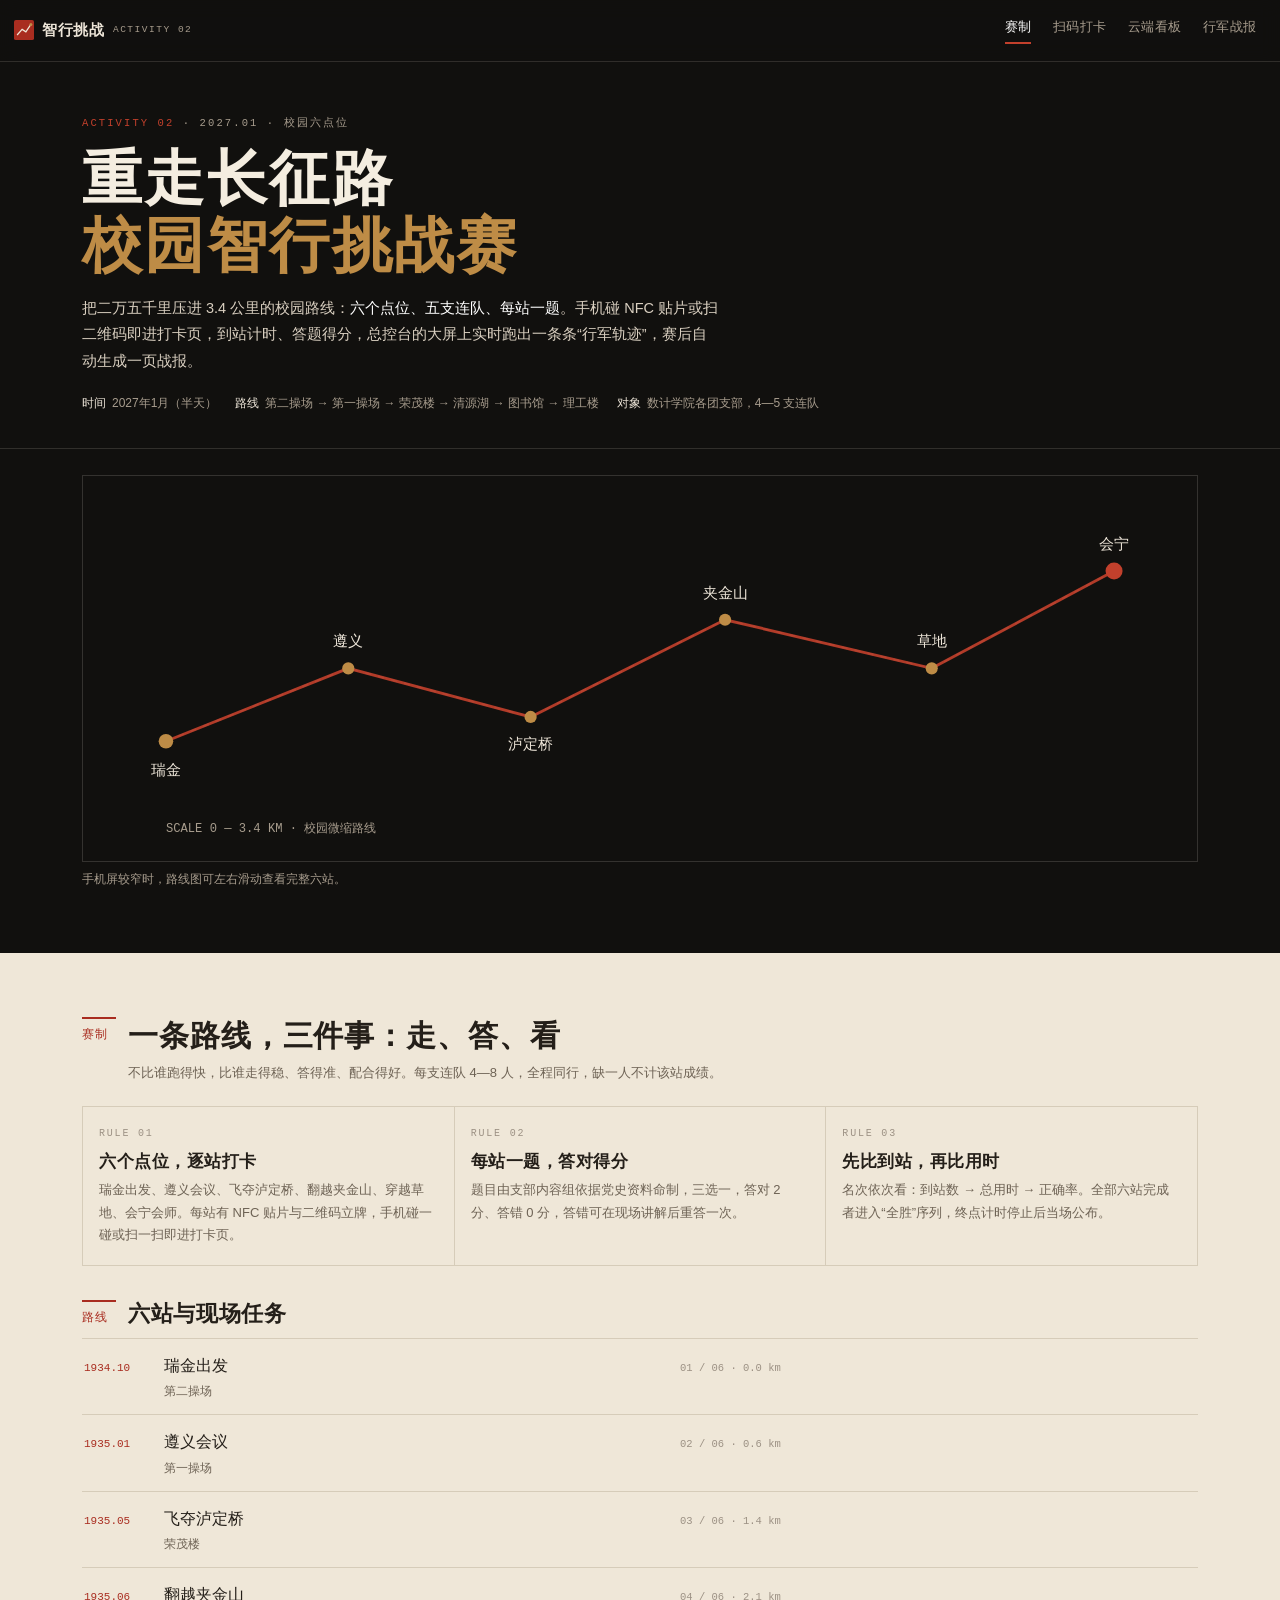
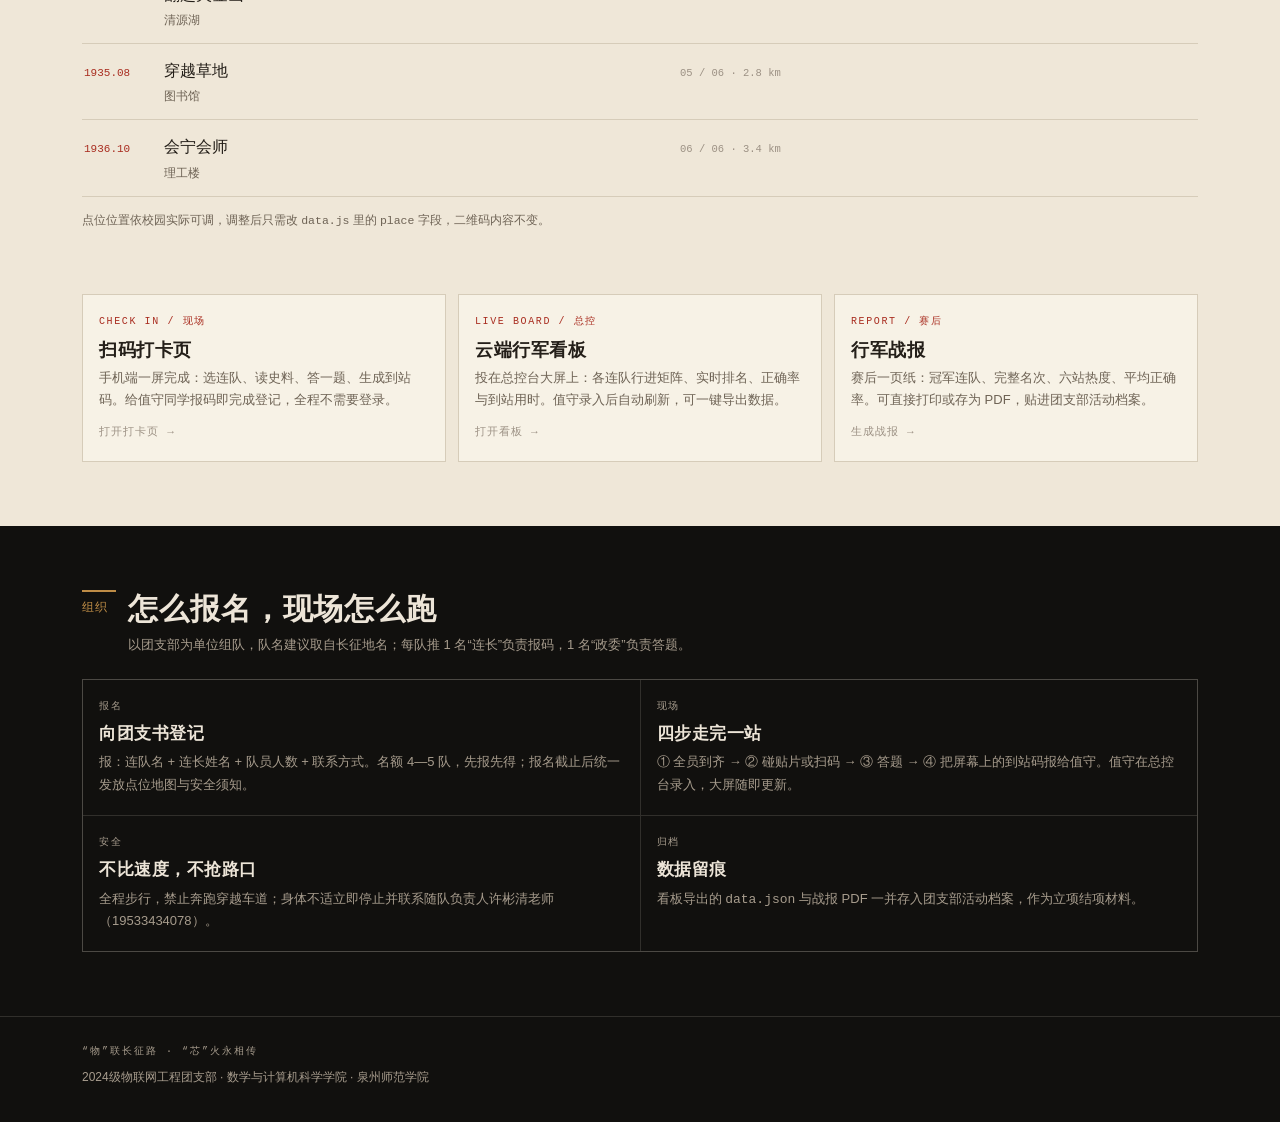
<file: a2/index.html>
<!DOCTYPE html>
<html lang="zh-CN">
<head>
<meta charset="UTF-8">
<meta name="viewport" content="width=device-width, initial-scale=1, viewport-fit=cover">
<meta name="theme-color" content="#11100E">
<title>重走长征路 · 校园智行挑战赛 | 2024级物联网工程团支部</title>
<meta name="description" content="2024级物联网工程团支部立项活动二：重走长征路校园智行挑战赛。六个校园点位、五支连队、扫码打卡、云端行军看板与赛后战报。">
<link rel="icon" href="data:image/svg+xml,%3Csvg xmlns='http://www.w3.org/2000/svg' viewBox='0 0 64 64'%3E%3Crect width='64' height='64' rx='8' fill='%2311100E'/%3E%3Cpath d='M12 46 L26 30 L38 38 L52 16' stroke='%23C2402C' stroke-width='4' fill='none'/%3E%3Ccircle cx='52' cy='16' r='5' fill='%23BE8C46'/%3E%3C/svg%3E">
<link rel="stylesheet" href="style.css">
</head>
<body class="dark">

<header class="top">
  <a class="brand" href="index.html">
    <svg width="20" height="20" viewBox="0 0 32 32" aria-hidden="true"><rect width="32" height="32" rx="3" fill="#A92D20"/><path d="M5 24 L13 15 L19 19 L27 7" stroke="#EFE7D8" stroke-width="2" fill="none"/><circle cx="27" cy="7" r="2.4" fill="#BE8C46"/></svg>
    <b>智行挑战</b><small>ACTIVITY 02</small>
  </a>
  <nav>
    <a href="index.html" class="on">赛制</a>
    <a href="checkin.html">扫码打卡</a>
    <a href="kanban.html">云端看板</a>
    <a href="report.html">行军战报</a>
  </nav>
</header>

<section class="hero">
  <div class="wrap" style="padding-top:0;padding-bottom:0">
    <div class="kicker"><b>ACTIVITY 02</b> · 2027.01 · 校园六点位</div>
    <h1>重走长征路<br><em>校园智行挑战赛</em></h1>
    <p class="lede">把二万五千里压进 3.4 公里的校园路线：<b>六个点位、五支连队、每站一题</b>。手机碰 NFC 贴片或扫二维码即进打卡页，到站计时、答题得分，总控台的大屏上实时跑出一条条“行军轨迹”，赛后自动生成一页战报。</p>
    <div class="meta">
      <span><b>时间</b>2027年1月（半天）</span>
      <span><b>路线</b>第二操场 → 第一操场 → 荣茂楼 → 清源湖 → 图书馆 → 理工楼</span>
      <span><b>对象</b>数计学院各团支部，4—5 支连队</span>
    </div>
  </div>
</section>

<section class="darkblk">
  <div class="wrap" style="padding-top:26px">
    <div class="map">
      <svg viewBox="0 0 900 300" role="img" aria-label="校园六点位路线示意图：瑞金、遵义、泸定桥、夹金山、草地、会宁">
        <path d="M60 210 L210 150 L360 190 L520 110 L690 150 L840 70" fill="none" stroke="rgba(237,229,216,.35)" stroke-width="1.4" stroke-dasharray="5 6"/>
        <path d="M60 210 L210 150 L360 190 L520 110 L690 150 L840 70" fill="none" stroke="#C2402C" stroke-width="2.4" opacity=".9"/>
        <g font-family="sans-serif">
          <circle cx="60" cy="210" r="6" fill="#BE8C46"/><text x="60" y="238" text-anchor="middle" font-size="12" fill="#EDE5D8">瑞金</text>
          <circle cx="210" cy="150" r="5" fill="#BE8C46"/><text x="210" y="132" text-anchor="middle" font-size="12" fill="#EDE5D8">遵义</text>
          <circle cx="360" cy="190" r="5" fill="#BE8C46"/><text x="360" y="216" text-anchor="middle" font-size="12" fill="#EDE5D8">泸定桥</text>
          <circle cx="520" cy="110" r="5" fill="#BE8C46"/><text x="520" y="92" text-anchor="middle" font-size="12" fill="#EDE5D8">夹金山</text>
          <circle cx="690" cy="150" r="5" fill="#BE8C46"/><text x="690" y="132" text-anchor="middle" font-size="12" fill="#EDE5D8">草地</text>
          <circle cx="840" cy="70" r="7" fill="#C2402C"/><text x="840" y="52" text-anchor="middle" font-size="12" fill="#EDE5D8">会宁</text>
        </g>
        <text x="60" y="285" font-size="10" fill="#A79C8D" font-family="monospace">SCALE 0 — 3.4 KM · 校园微缩路线</text>
      </svg>
    </div>
    <p class="tip" style="color:#A79C8D;margin-top:8px">手机屏较窄时，路线图可左右滑动查看完整六站。</p>
  </div>
</section>

<section class="paper">
  <div class="wrap">
    <div class="sec-h">
      <span class="no">赛制</span>
      <div>
        <h2>一条路线，三件事：走、答、看</h2>
        <p>不比谁跑得快，比谁走得稳、答得准、配合得好。每支连队 4—8 人，全程同行，缺一人不计该站成绩。</p>
      </div>
    </div>
    <div class="grid three">
      <div class="cell">
        <div class="h">RULE 01</div>
        <h3>六个点位，逐站打卡</h3>
        <p>瑞金出发、遵义会议、飞夺泸定桥、翻越夹金山、穿越草地、会宁会师。每站有 NFC 贴片与二维码立牌，手机碰一碰或扫一扫即进打卡页。</p>
      </div>
      <div class="cell">
        <div class="h">RULE 02</div>
        <h3>每站一题，答对得分</h3>
        <p>题目由支部内容组依据党史资料命制，三选一，答对 2 分、答错 0 分，答错可在现场讲解后重答一次。</p>
      </div>
      <div class="cell">
        <div class="h">RULE 03</div>
        <h3>先比到站，再比用时</h3>
        <p>名次依次看：到站数 → 总用时 → 正确率。全部六站完成者进入“全胜”序列，终点计时停止后当场公布。</p>
      </div>
    </div>

    <div style="margin-top:34px">
      <div class="sec-h" style="margin-bottom:10px">
        <span class="no">路线</span>
        <div><h2 style="font-size:clamp(18px,2.6vw,22px)">六站与现场任务</h2></div>
      </div>
      <div class="st-line" id="stLine"></div>
      <p class="tip" style="color:#6E6355">点位位置依校园实际可调，调整后只需改 <code>data.js</code> 里的 <code>place</code> 字段，二维码内容不变。</p>
    </div>
  </div>
</section>

<section class="paper" style="padding-top:0">
  <div class="wrap" style="padding-top:0">
    <div class="cards">
      <a class="card" href="checkin.html">
        <div class="tag">CHECK IN / 现场</div>
        <h3>扫码打卡页</h3>
        <p>手机端一屏完成：选连队、读史料、答一题、生成到站码。给值守同学报码即完成登记，全程不需要登录。</p>
        <div class="go">打开打卡页 →</div>
      </a>
      <a class="card" href="kanban.html">
        <div class="tag">LIVE BOARD / 总控</div>
        <h3>云端行军看板</h3>
        <p>投在总控台大屏上：各连队行进矩阵、实时排名、正确率与到站用时。值守录入后自动刷新，可一键导出数据。</p>
        <div class="go">打开看板 →</div>
      </a>
      <a class="card" href="report.html">
        <div class="tag">REPORT / 赛后</div>
        <h3>行军战报</h3>
        <p>赛后一页纸：冠军连队、完整名次、六站热度、平均正确率。可直接打印或存为 PDF，贴进团支部活动档案。</p>
        <div class="go">生成战报 →</div>
      </a>
    </div>
  </div>
</section>

<section class="darkblk">
  <div class="wrap">
    <div class="sec-h">
      <span class="no">组织</span>
      <div>
        <h2>怎么报名，现场怎么跑</h2>
        <p>以团支部为单位组队，队名建议取自长征地名；每队推 1 名“连长”负责报码，1 名“政委”负责答题。</p>
      </div>
    </div>
    <div class="grid two" style="background:rgba(237,229,216,.14);border-color:rgba(237,229,216,.14)">
      <div class="cell" style="background:var(--ink);color:var(--on)">
        <div class="h" style="color:var(--on-dim)">报名</div>
        <h3 style="color:var(--on)">向团支书登记</h3>
        <p style="color:var(--on-dim)">报：连队名 + 连长姓名 + 队员人数 + 联系方式。名额 4—5 队，先报先得；报名截止后统一发放点位地图与安全须知。</p>
      </div>
      <div class="cell" style="background:var(--ink);color:var(--on)">
        <div class="h" style="color:var(--on-dim)">现场</div>
        <h3 style="color:var(--on)">四步走完一站</h3>
        <p style="color:var(--on-dim)">① 全员到齐 → ② 碰贴片或扫码 → ③ 答题 → ④ 把屏幕上的到站码报给值守。值守在总控台录入，大屏随即更新。</p>
      </div>
      <div class="cell" style="background:var(--ink);color:var(--on)">
        <div class="h" style="color:var(--on-dim)">安全</div>
        <h3 style="color:var(--on)">不比速度，不抢路口</h3>
        <p style="color:var(--on-dim)">全程步行，禁止奔跑穿越车道；身体不适立即停止并联系随队负责人许彬清老师（19533434078）。</p>
      </div>
      <div class="cell" style="background:var(--ink);color:var(--on)">
        <div class="h" style="color:var(--on-dim)">归档</div>
        <h3 style="color:var(--on)">数据留痕</h3>
        <p style="color:var(--on-dim)">看板导出的 <code>data.json</code> 与战报 PDF 一并存入团支部活动档案，作为立项结项材料。</p>
      </div>
    </div>
  </div>
</section>

<footer class="darkblk" style="border-top:1px solid rgba(237,229,216,.14)">
  <div class="wrap" style="padding-top:26px;padding-bottom:34px">
    <div style="font-family:var(--mono);font-size:10px;letter-spacing:.2em;color:var(--on-dim)">“物”联长征路 · “芯”火永相传</div>
    <div style="margin-top:6px;font-size:12px;color:var(--on-dim)">2024级物联网工程团支部 · 数学与计算机科学学院 · 泉州师范学院</div>
  </div>
</footer>

<script src="data.js"></script>
<script>
(function(){
  var line = document.getElementById('stLine');
  CZ.STATIONS.forEach(function(s){
    var row = document.createElement('div');
    row.className = 'st-row';
    row.innerHTML = '<div class="d">' + s.date + '</div>' +
      '<div class="n">' + s.name + '<small>' + s.place + '</small></div>' +
      '<div class="p">' + s.no + ' / 06 · ' + s.dist + '</div>';
    line.appendChild(row);
  });
})();
</script>
</body>
</html>
</file>
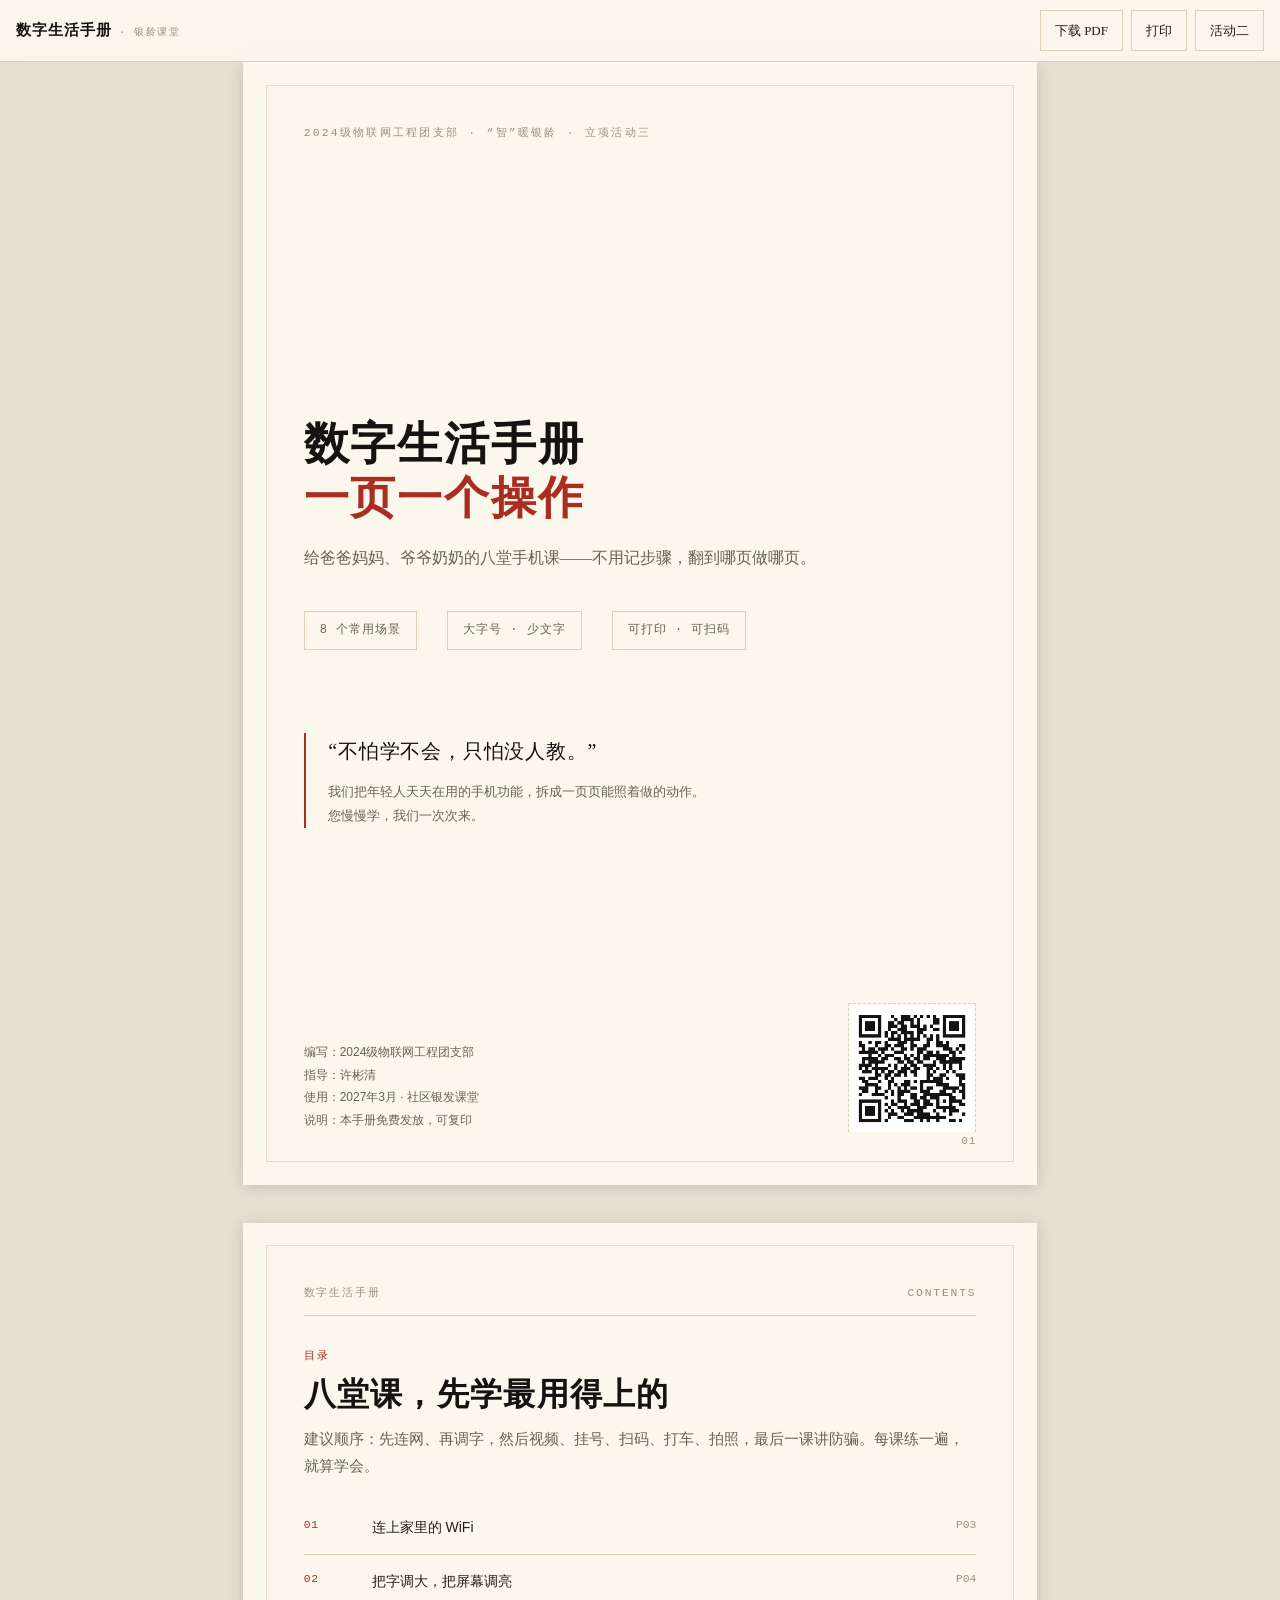
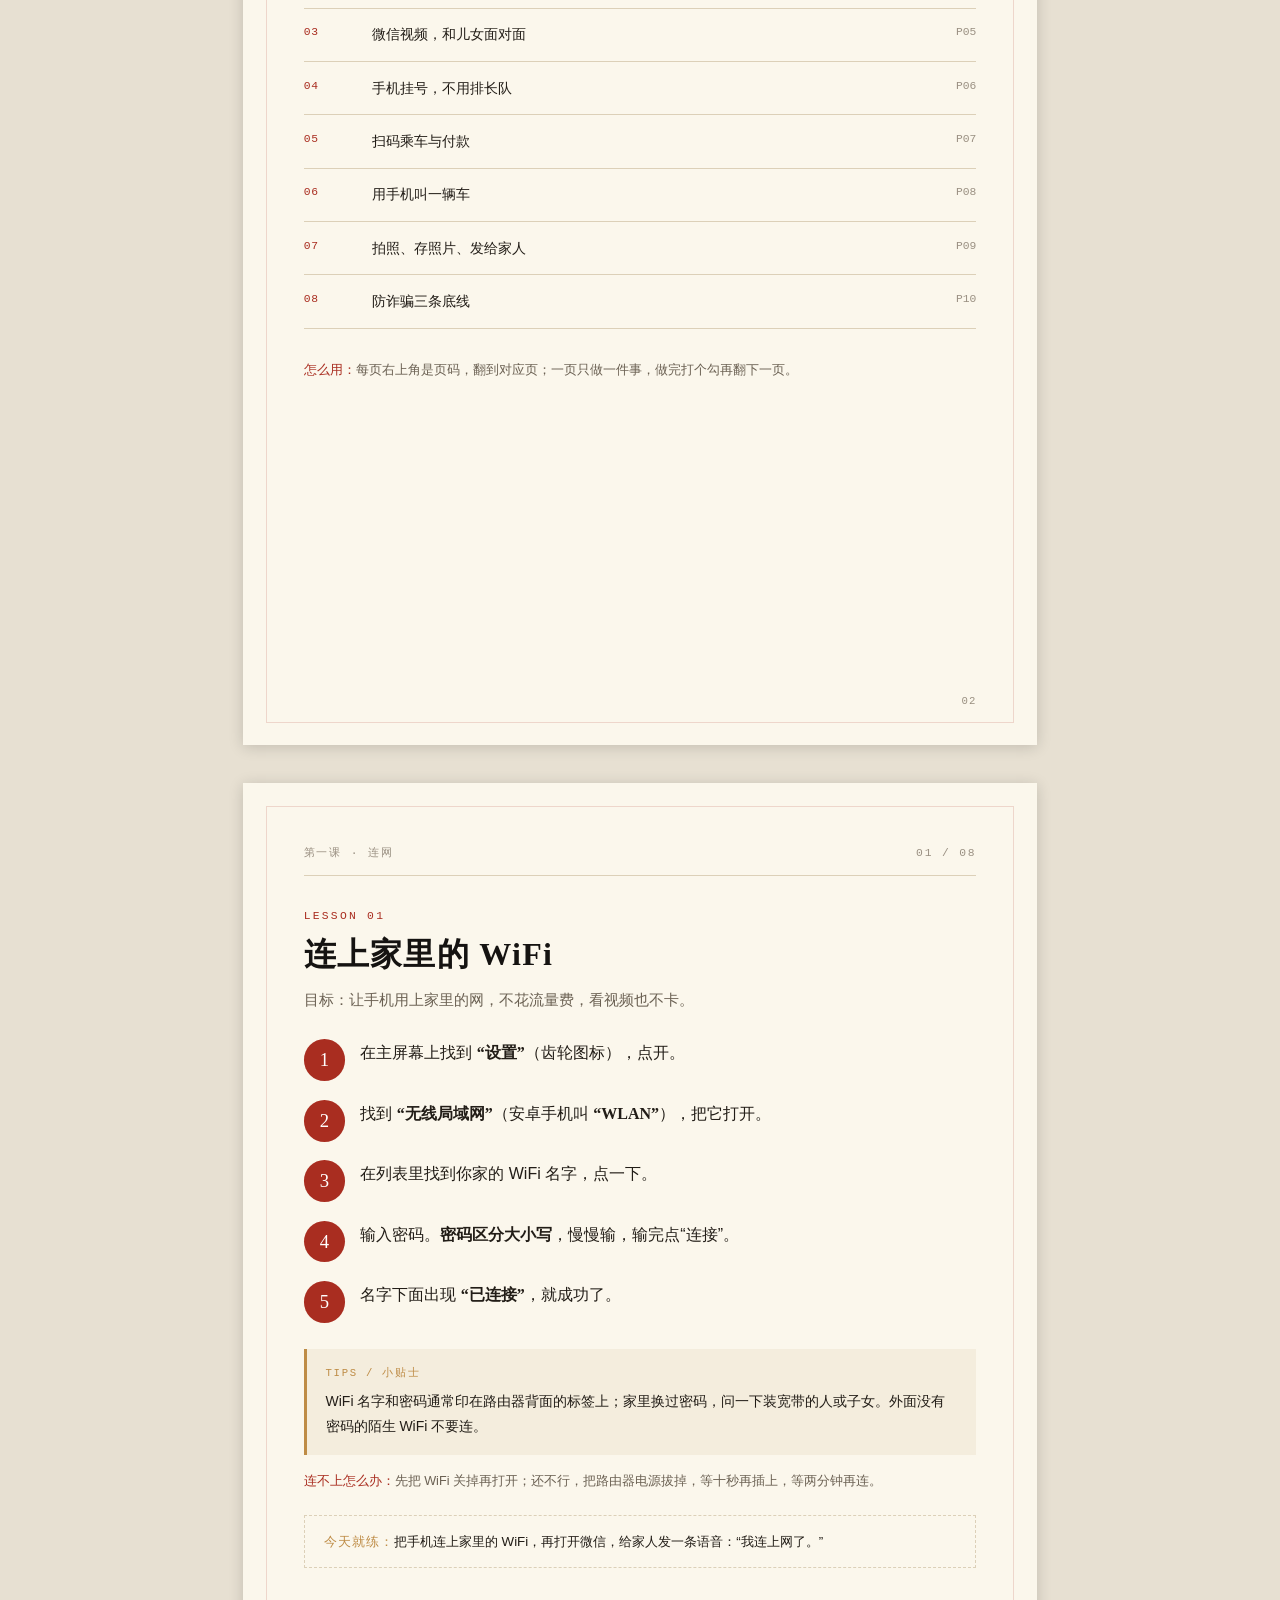
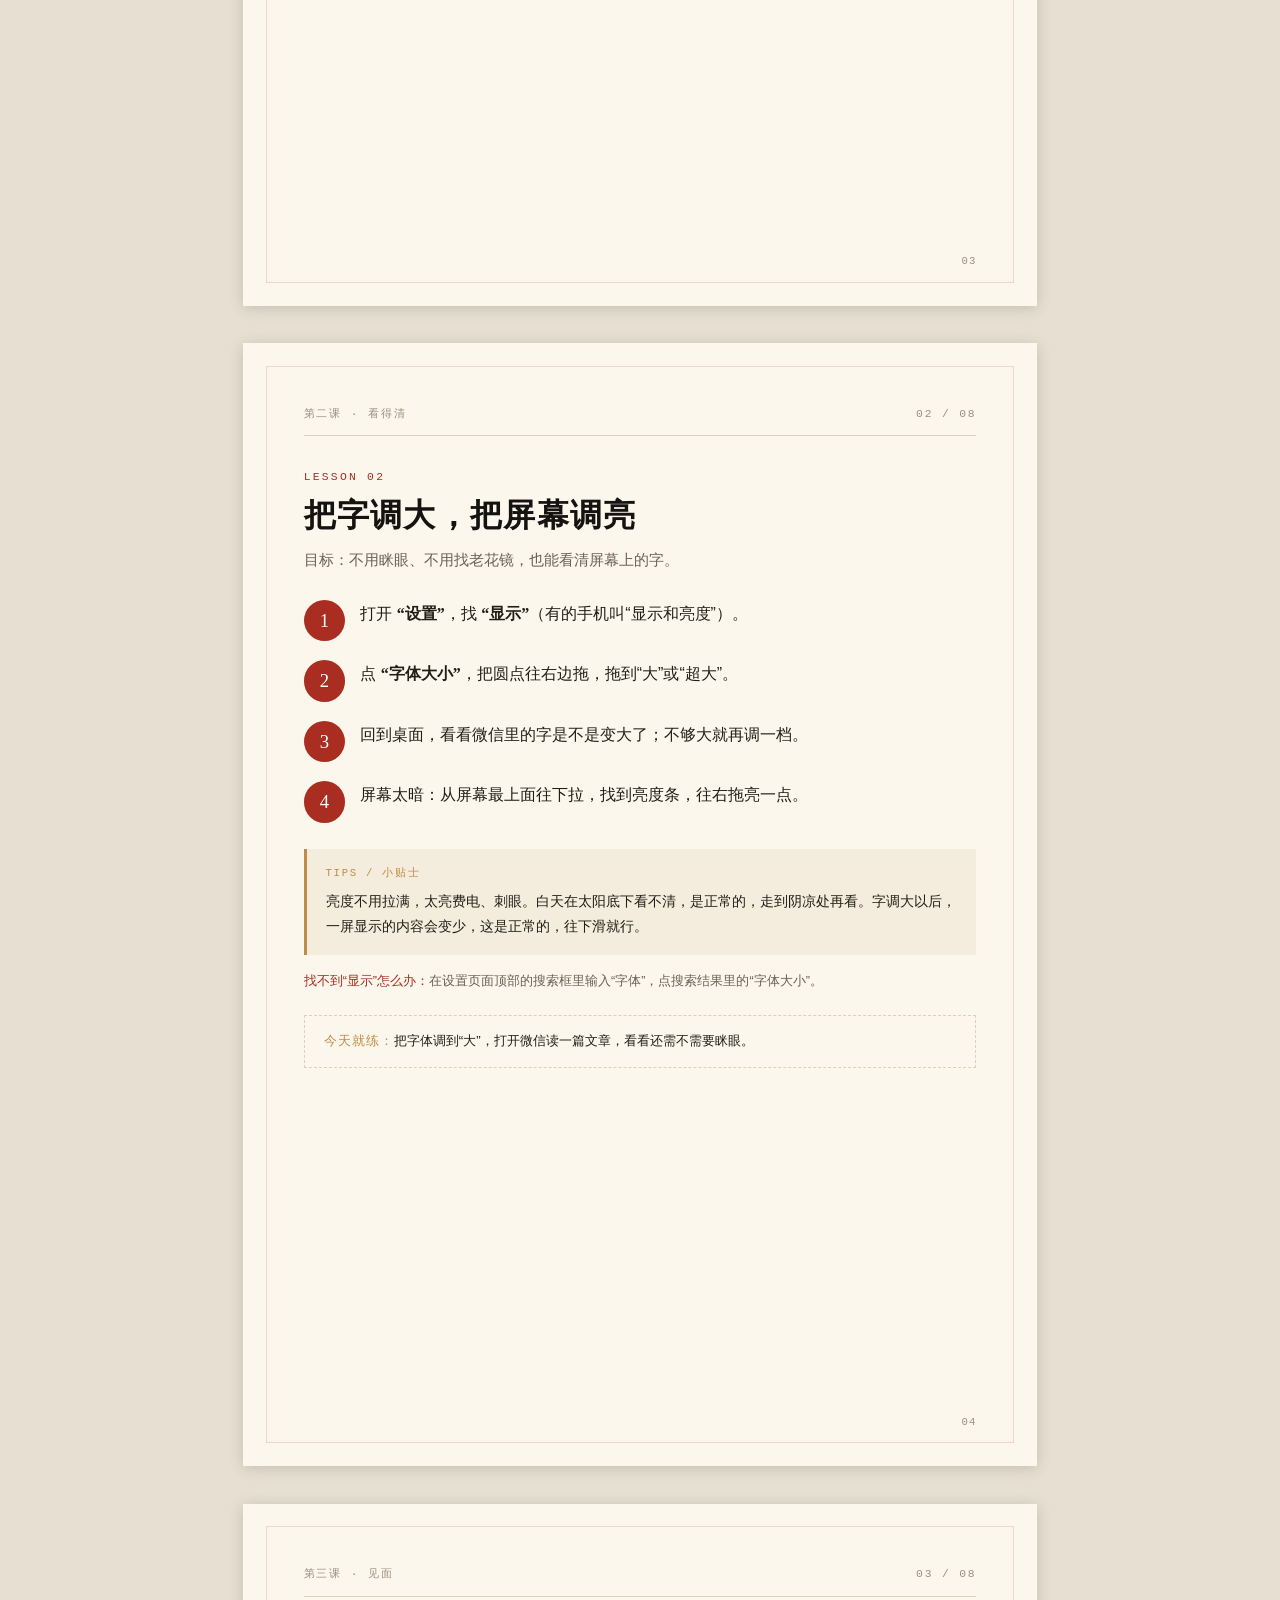
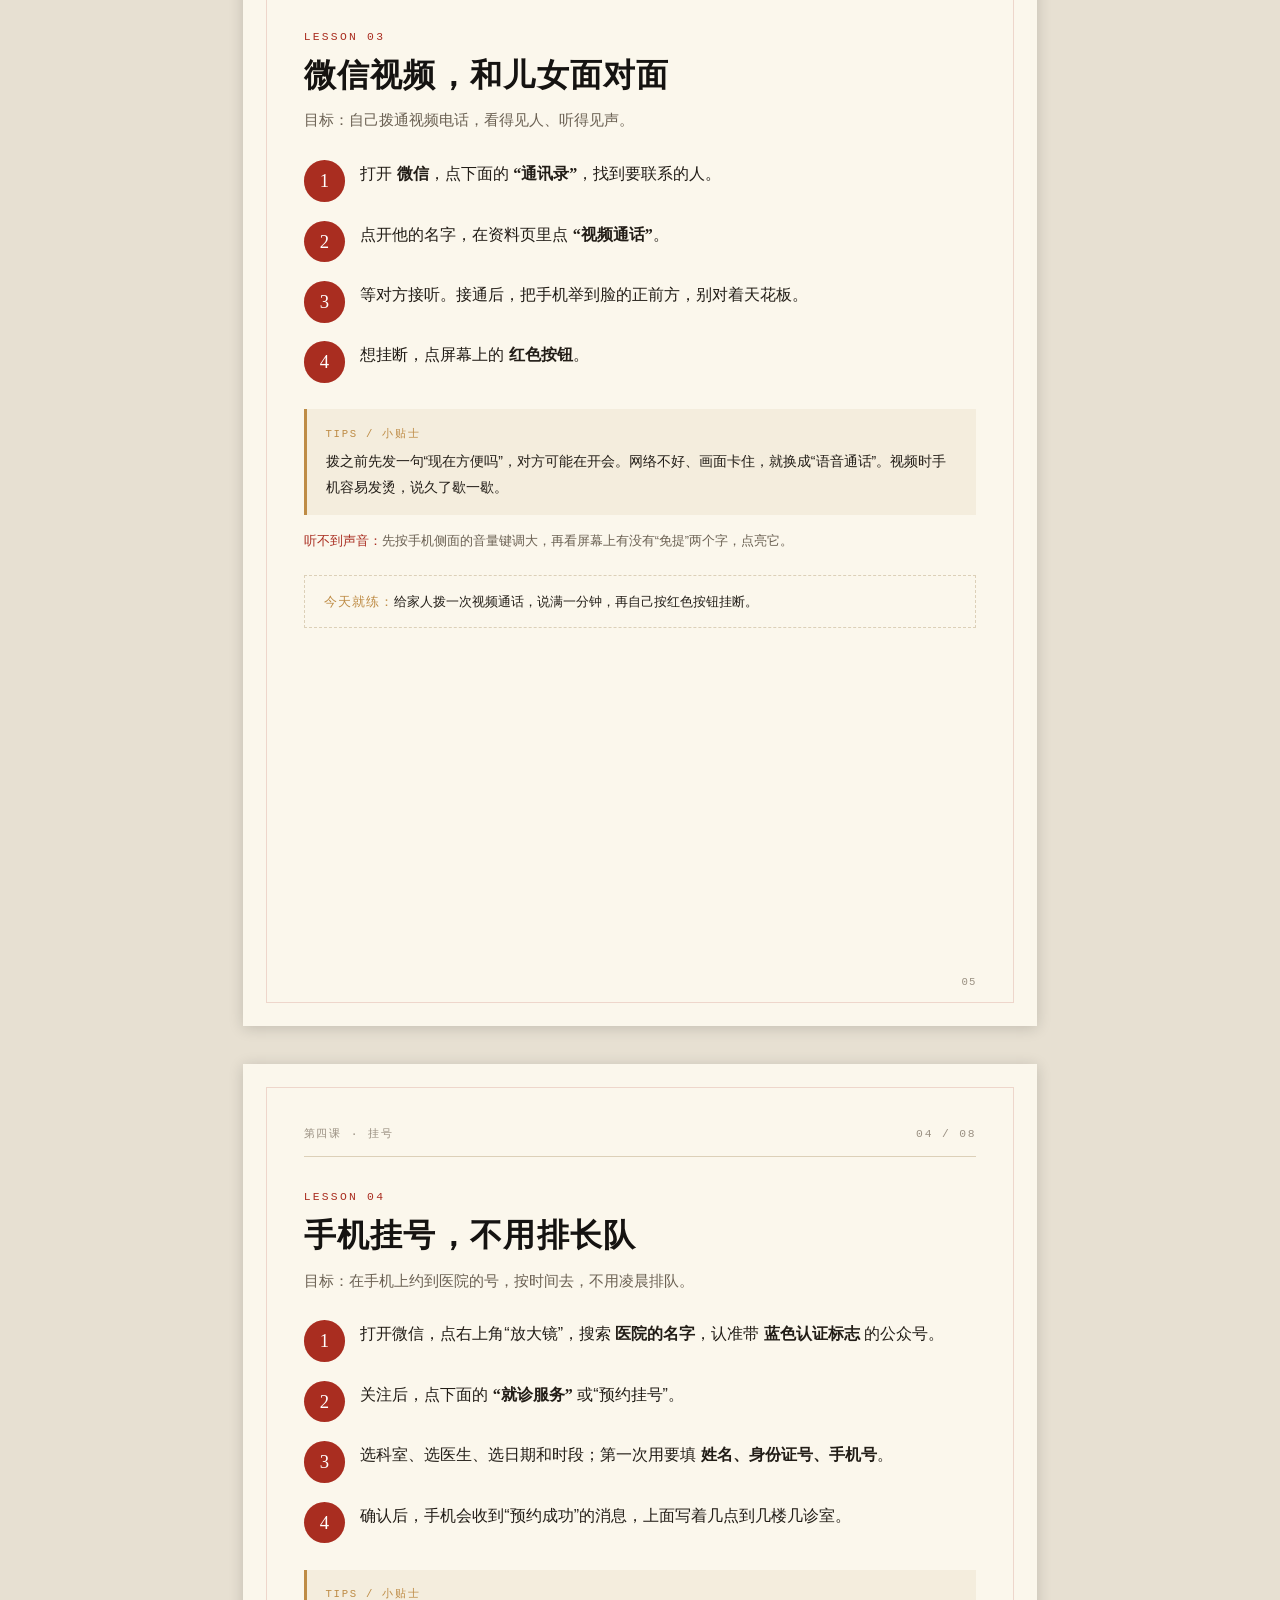
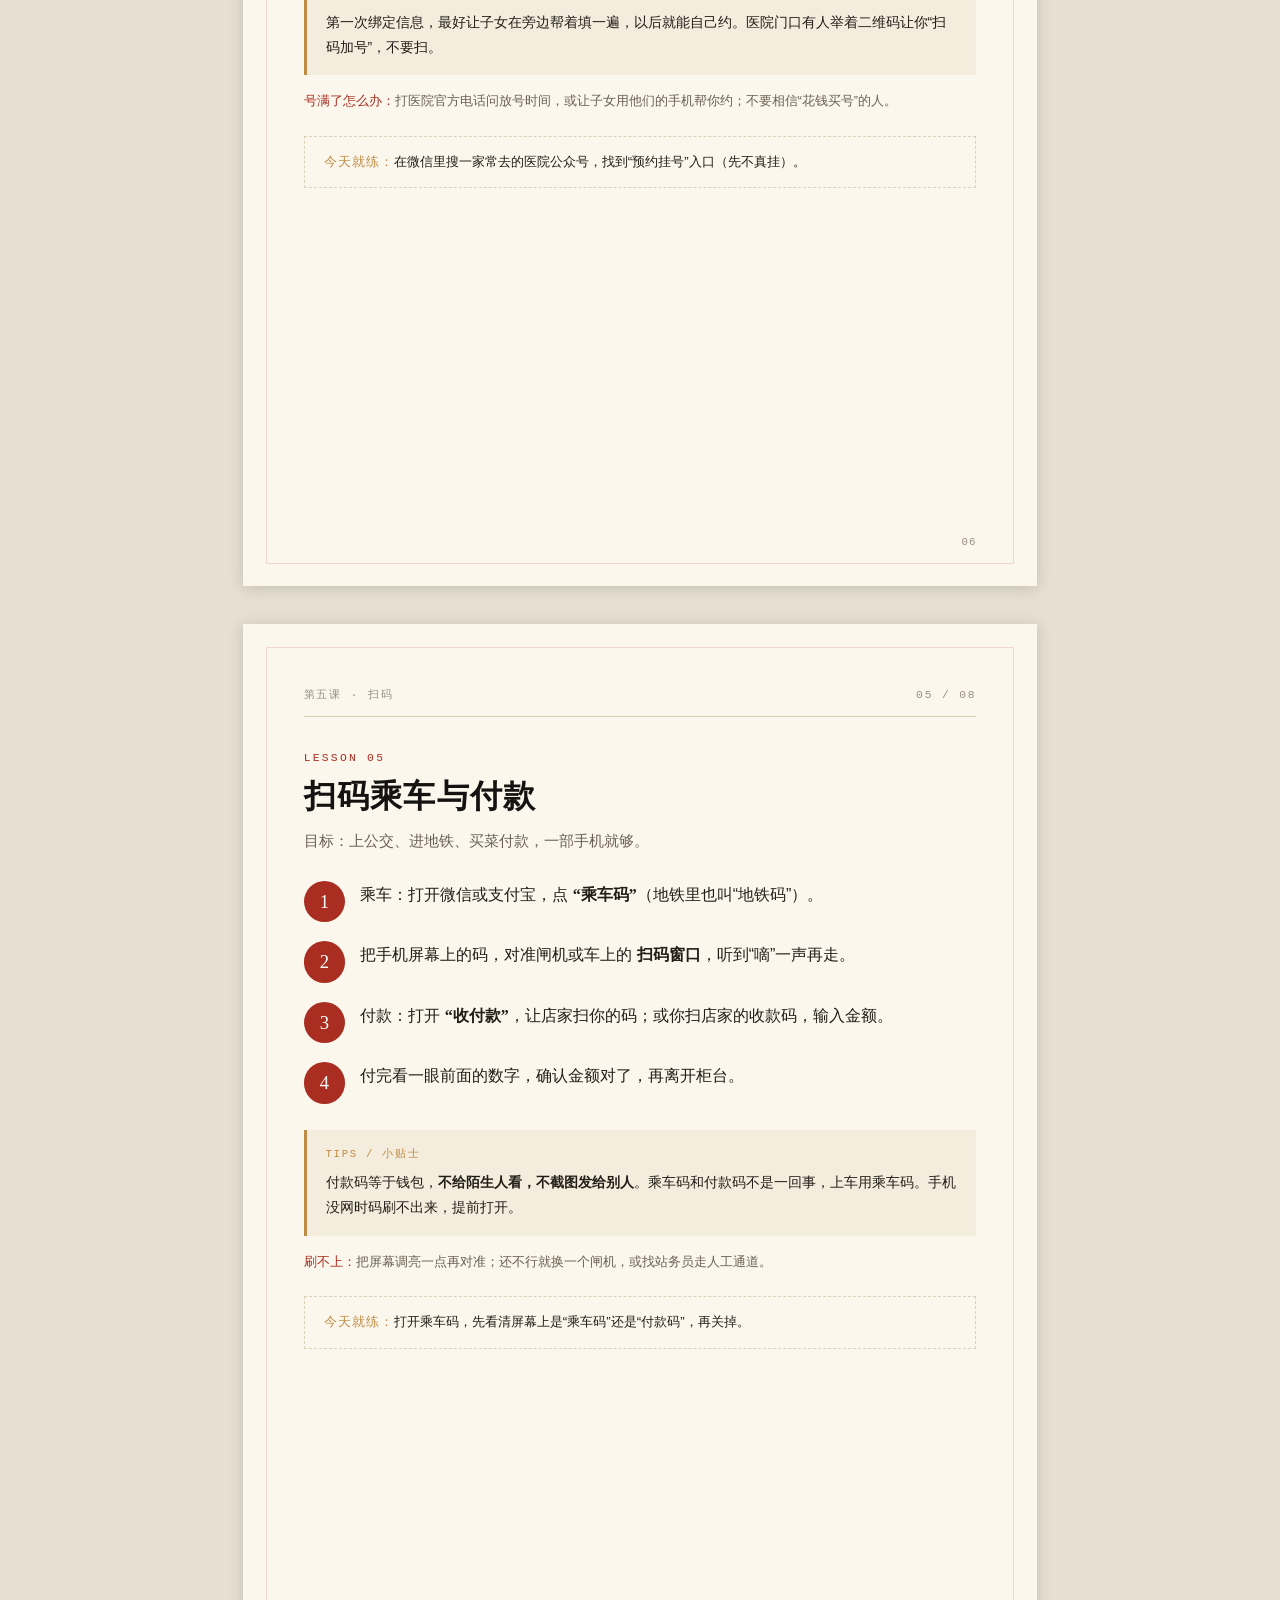
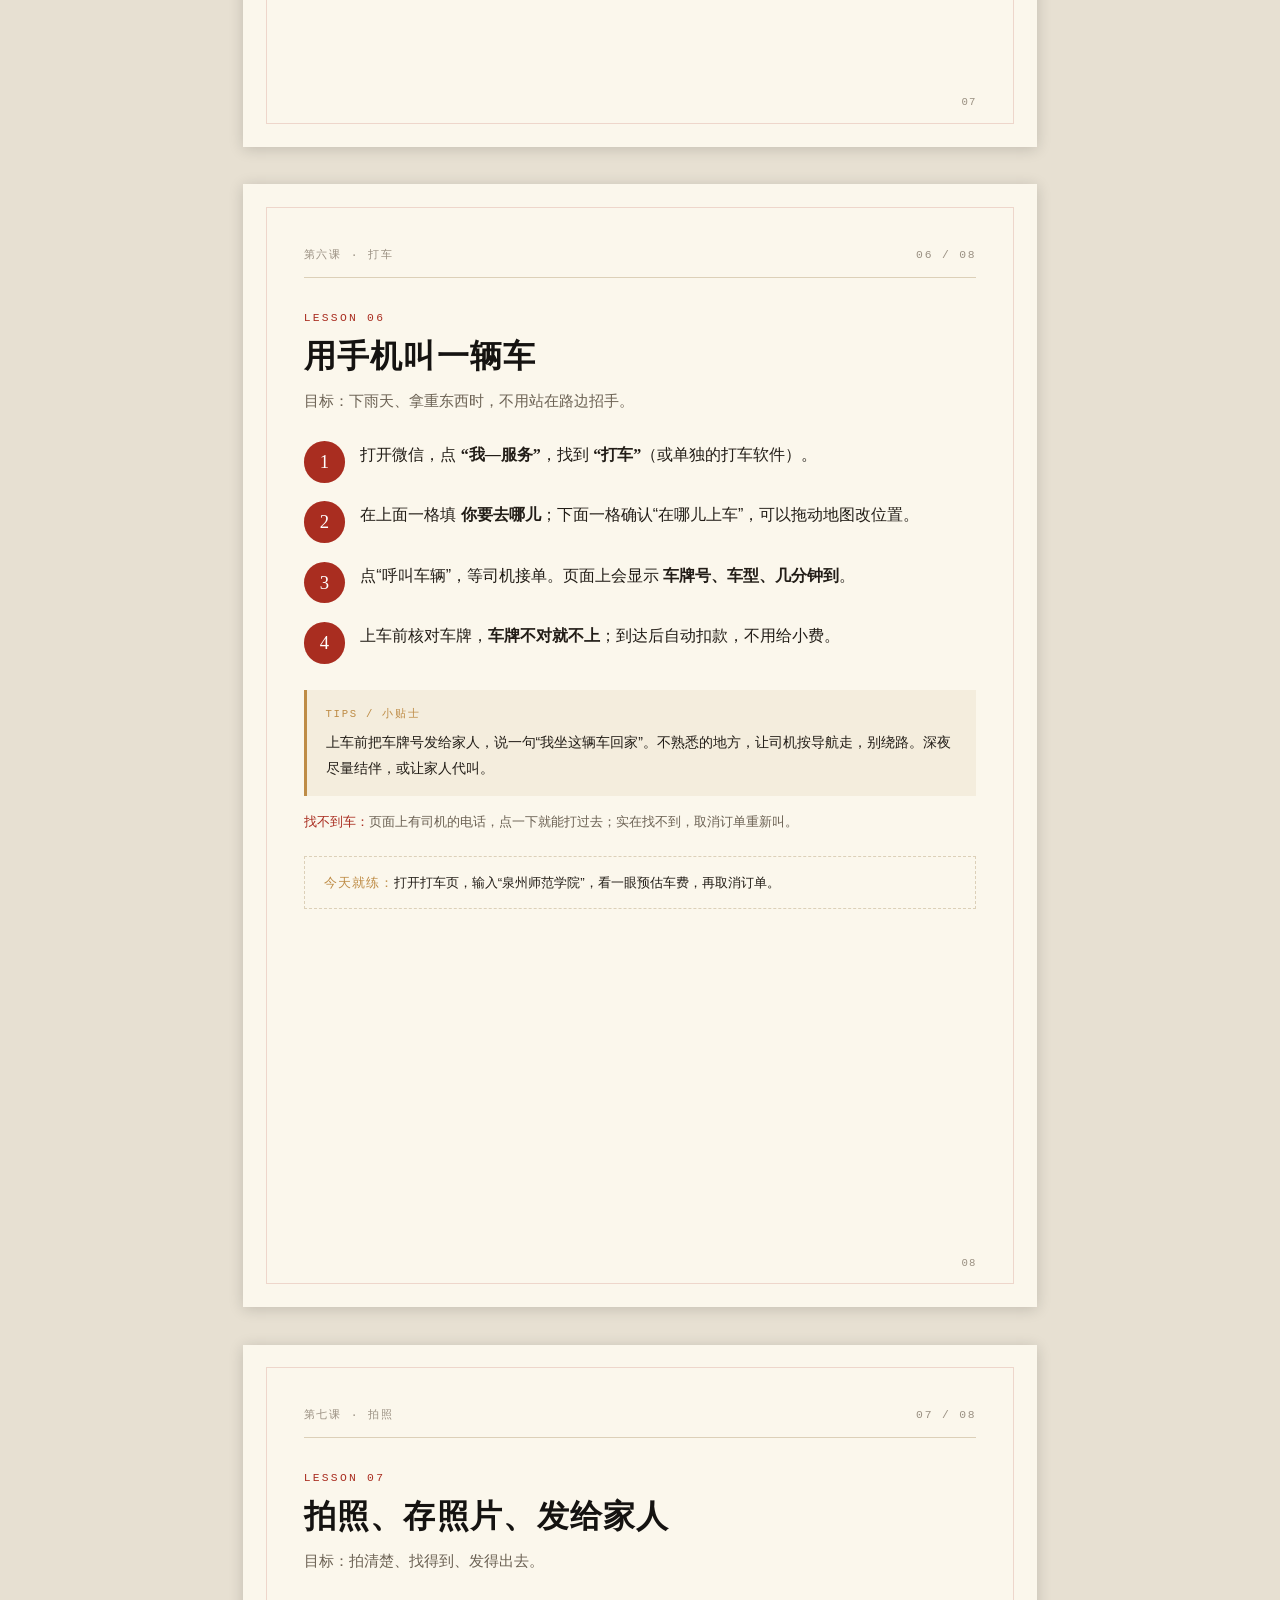
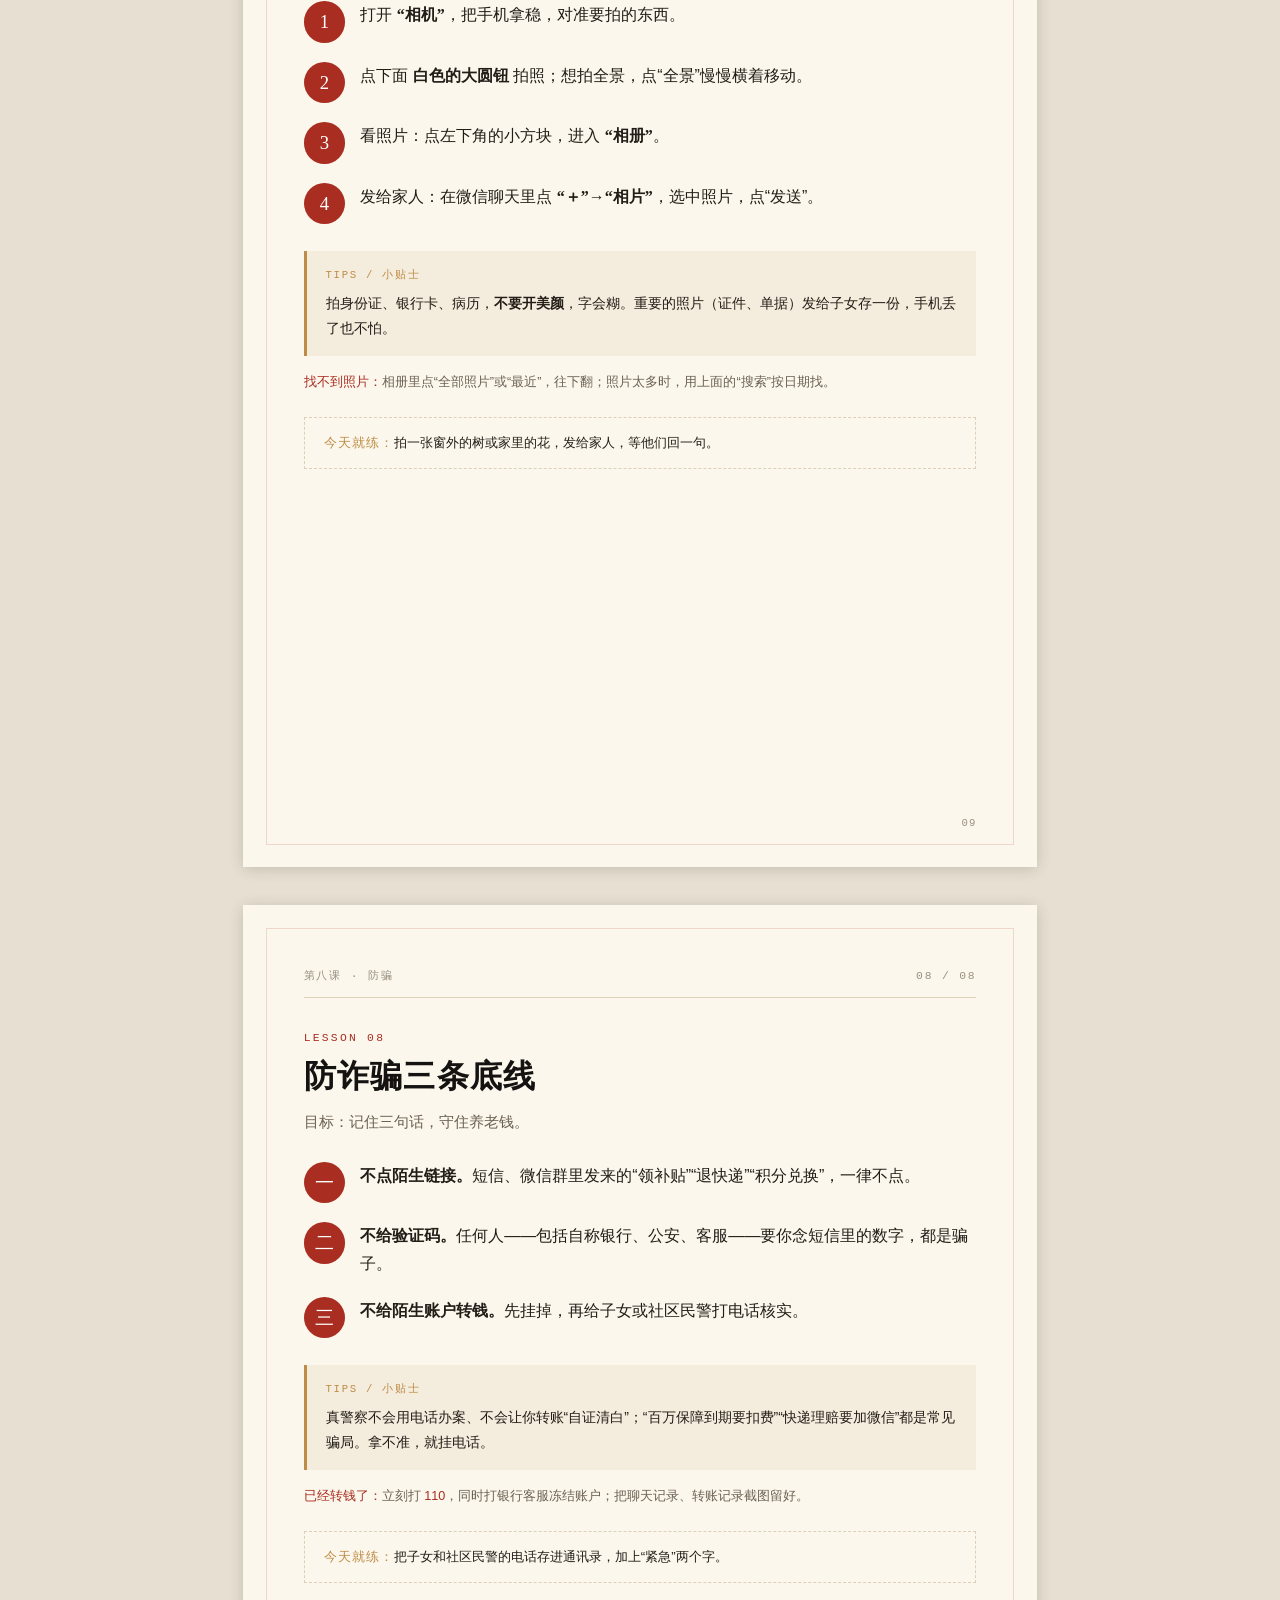
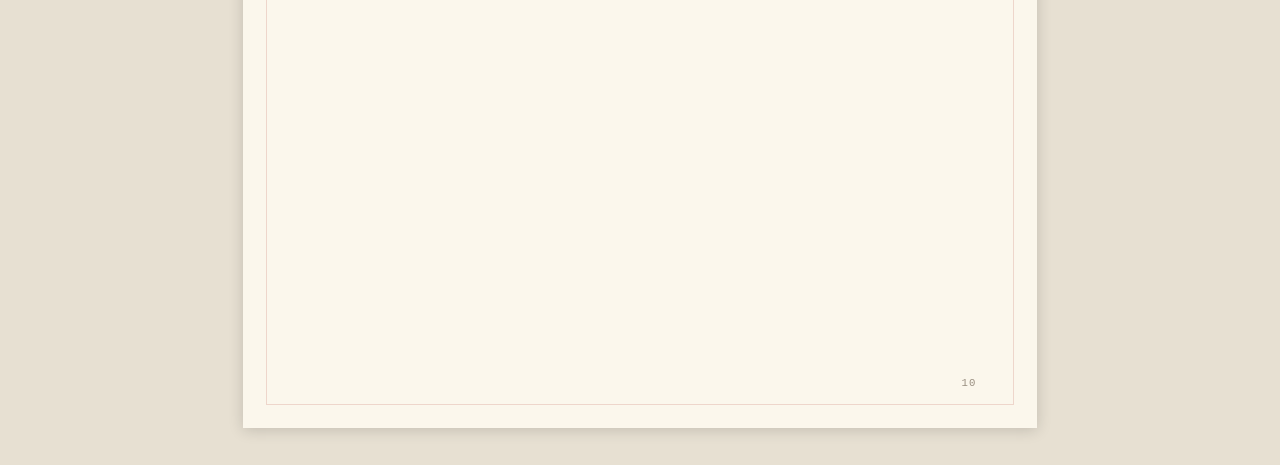
<file: a3/index.html>
<!DOCTYPE html>
<html lang="zh-CN">
<head>
<meta charset="UTF-8">
<meta name="viewport" content="width=device-width, initial-scale=1, viewport-fit=cover">
<meta name="theme-color" content="#FBF7EC">
<title>数字生活手册 · 一页一个操作 | 2024级物联网工程团支部</title>
<meta name="description" content="银发数字生活手册：连 WiFi、调大字、微信视频、手机挂号、扫码乘车、打车、拍照、防诈骗。一页一个操作，图多字少，可打印。">
<link rel="icon" href="data:image/svg+xml,%3Csvg xmlns='http://www.w3.org/2000/svg' viewBox='0 0 64 64'%3E%3Crect width='64' height='64' rx='8' fill='%23151311'/%3E%3Ctext x='32' y='44' text-anchor='middle' font-size='30' fill='%23C2402C'%3E手%3C/text%3E%3C/svg%3E">
<link rel="stylesheet" href="manual.css">
<style>
  .bar{position:sticky; top:0; z-index:30; display:flex; align-items:center; justify-content:space-between; gap:12px;
    padding:10px 16px; background:rgba(251,247,236,.94); border-bottom:1px solid var(--line); backdrop-filter:blur(8px)}
  .bar .b{font-family:var(--mono); font-size:10px; letter-spacing:.16em; color:var(--tx-faint)}
  .bar .b b{font-family:var(--display); font-size:15px; letter-spacing:.06em; color:var(--ink)}
  .bar .act{display:flex; gap:8px}
  .bar button,.bar a{min-height:40px; padding:8px 14px; border:1px solid var(--line); background:none;
    font-family:var(--serif); font-size:13px; color:var(--tx); text-decoration:none; display:inline-flex; align-items:center}
  .bar button:hover,.bar a:hover{border-color:var(--red); color:var(--red)}
  @media screen and (max-width:440px){
    .bar{padding:8px 10px; gap:6px}
    .bar .b{font-size:9px; letter-spacing:.1em}
    .bar .b b{font-size:13px}
    .bar .act{gap:6px}
    .bar button,.bar a{min-height:36px; padding:6px 9px; font-size:12px}
  }
  .toc{margin-top:6mm; display:grid; gap:0}
  .toc a{display:grid; grid-template-columns:14mm 1fr auto; gap:4mm; padding:3.6mm 0; border-bottom:1px solid var(--line);
    text-decoration:none; color:var(--tx); font-size:10.5pt}
  .toc a .n{font-family:var(--mono); font-size:8.5pt; color:var(--red); letter-spacing:.08em}
  .toc a .p{font-family:var(--mono); font-size:8.5pt; color:var(--tx-faint)}
  @media screen and (max-width:820px){
    .toc a{grid-template-columns:44px 1fr auto; padding:14px 0; font-size:16px}
    .toc a .n{font-size:11px} .toc a .p{font-size:11px}
  }
</style>
</head>
<body>

<div class="bar noprint">
  <div class="b"><b>数字生活手册</b> · 银龄课堂</div>
  <div class="act">
    <a href="digital-life-manual.pdf" download>下载 PDF</a>
    <button type="button" id="printBtn">打印</button>
    <a href="../a2/">活动二</a>
  </div>
</div>

<!-- 封面 -->
<section class="sheet cover">
  <div class="top">2024级物联网工程团支部 · “智”暖银龄 · 立项活动三</div>

  <div>
    <h1>数字生活手册<br><em>一页一个操作</em></h1>
    <p class="sub">给爸爸妈妈、爷爷奶奶的八堂手机课——不用记步骤，翻到哪页做哪页。</p>
    <div class="fig">
      <span>8 个常用场景</span><span>大字号 · 少文字</span><span>可打印 · 可扫码</span>
    </div>
    <div class="cover-quote">
      <div class="q">“不怕学不会，只怕没人教。”</div>
      <div class="s">我们把年轻人天天在用的手机功能，拆成一页页能照着做的动作。<br>您慢慢学，我们一次次来。</div>
    </div>
  </div>

  <div class="cv-bottom">
    <div class="who">
      编写：2024级物联网工程团支部<br>
      指导：许彬清<br>
      使用：2027年3月 · 社区银发课堂<br>
      说明：本手册免费发放，可复印
    </div>
    <div class="qrbox">
      <img src="qr-web.png" alt="扫码阅读手机版数字生活手册">
    </div>
  </div>
  <div class="footno">01</div>
</section>

<!-- 目录 -->
<section class="sheet">
  <div class="brandbar"><span>数字生活手册</span><span>CONTENTS</span></div>
  <div class="lesson-no">目录</div>
  <h2>八堂课，先学最用得上的</h2>
  <p class="goal">建议顺序：先连网、再调字，然后视频、挂号、扫码、打车、拍照，最后一课讲防骗。每课练一遍，就算学会。</p>
  <div class="toc">
    <a href="#l1"><span class="n">01</span><span>连上家里的 WiFi</span><span class="p">P03</span></a>
    <a href="#l2"><span class="n">02</span><span>把字调大，把屏幕调亮</span><span class="p">P04</span></a>
    <a href="#l3"><span class="n">03</span><span>微信视频，和儿女面对面</span><span class="p">P05</span></a>
    <a href="#l4"><span class="n">04</span><span>手机挂号，不用排长队</span><span class="p">P06</span></a>
    <a href="#l5"><span class="n">05</span><span>扫码乘车与付款</span><span class="p">P07</span></a>
    <a href="#l6"><span class="n">06</span><span>用手机叫一辆车</span><span class="p">P08</span></a>
    <a href="#l7"><span class="n">07</span><span>拍照、存照片、发给家人</span><span class="p">P09</span></a>
    <a href="#l8"><span class="n">08</span><span>防诈骗三条底线</span><span class="p">P10</span></a>
  </div>
  <p class="help" style="margin-top:8mm"><b>怎么用：</b>每页右上角是页码，翻到对应页；一页只做一件事，做完打个勾再翻下一页。</p>
  <div class="footno">02</div>
</section>

<!-- 01 -->
<section class="sheet" id="l1">
  <div class="brandbar"><span>第一课 · 连网</span><span>01 / 08</span></div>
  <div class="lesson-no">LESSON 01</div>
  <h2>连上家里的 WiFi</h2>
  <p class="goal">目标：让手机用上家里的网，不花流量费，看视频也不卡。</p>
  <div class="steps">
    <div class="step"><span class="n">1</span><div class="t">在主屏幕上找到 <b>“设置”</b>（齿轮图标），点开。</div></div>
    <div class="step"><span class="n">2</span><div class="t">找到 <b>“无线局域网”</b>（安卓手机叫 <b>“WLAN”</b>），把它打开。</div></div>
    <div class="step"><span class="n">3</span><div class="t">在列表里找到你家的 WiFi 名字，点一下。</div></div>
    <div class="step"><span class="n">4</span><div class="t">输入密码。<b>密码区分大小写</b>，慢慢输，输完点“连接”。</div></div>
    <div class="step"><span class="n">5</span><div class="t">名字下面出现 <b>“已连接”</b>，就成功了。</div></div>
  </div>
  <div class="note">
    <div class="k">TIPS / 小贴士</div>
    <p>WiFi 名字和密码通常印在路由器背面的标签上；家里换过密码，问一下装宽带的人或子女。外面没有密码的陌生 WiFi 不要连。</p>
  </div>
  <p class="help"><b>连不上怎么办：</b>先把 WiFi 关掉再打开；还不行，把路由器电源拔掉，等十秒再插上，等两分钟再连。</p>
  <div class="drill"><b>今天就练：</b>把手机连上家里的 WiFi，再打开微信，给家人发一条语音：“我连上网了。”</div>
  <div class="footno">03</div>
</section>

<!-- 02 -->
<section class="sheet" id="l2">
  <div class="brandbar"><span>第二课 · 看得清</span><span>02 / 08</span></div>
  <div class="lesson-no">LESSON 02</div>
  <h2>把字调大，把屏幕调亮</h2>
  <p class="goal">目标：不用眯眼、不用找老花镜，也能看清屏幕上的字。</p>
  <div class="steps">
    <div class="step"><span class="n">1</span><div class="t">打开 <b>“设置”</b>，找 <b>“显示”</b>（有的手机叫“显示和亮度”）。</div></div>
    <div class="step"><span class="n">2</span><div class="t">点 <b>“字体大小”</b>，把圆点往右边拖，拖到“大”或“超大”。</div></div>
    <div class="step"><span class="n">3</span><div class="t">回到桌面，看看微信里的字是不是变大了；不够大就再调一档。</div></div>
    <div class="step"><span class="n">4</span><div class="t">屏幕太暗：从屏幕最上面往下拉，找到亮度条，往右拖亮一点。</div></div>
  </div>
  <div class="note">
    <div class="k">TIPS / 小贴士</div>
    <p>亮度不用拉满，太亮费电、刺眼。白天在太阳底下看不清，是正常的，走到阴凉处再看。字调大以后，一屏显示的内容会变少，这是正常的，往下滑就行。</p>
  </div>
  <p class="help"><b>找不到“显示”怎么办：</b>在设置页面顶部的搜索框里输入“字体”，点搜索结果里的“字体大小”。</p>
  <div class="drill"><b>今天就练：</b>把字体调到“大”，打开微信读一篇文章，看看还需不需要眯眼。</div>
  <div class="footno">04</div>
</section>

<!-- 03 -->
<section class="sheet" id="l3">
  <div class="brandbar"><span>第三课 · 见面</span><span>03 / 08</span></div>
  <div class="lesson-no">LESSON 03</div>
  <h2>微信视频，和儿女面对面</h2>
  <p class="goal">目标：自己拨通视频电话，看得见人、听得见声。</p>
  <div class="steps">
    <div class="step"><span class="n">1</span><div class="t">打开 <b>微信</b>，点下面的 <b>“通讯录”</b>，找到要联系的人。</div></div>
    <div class="step"><span class="n">2</span><div class="t">点开他的名字，在资料页里点 <b>“视频通话”</b>。</div></div>
    <div class="step"><span class="n">3</span><div class="t">等对方接听。接通后，把手机举到脸的正前方，别对着天花板。</div></div>
    <div class="step"><span class="n">4</span><div class="t">想挂断，点屏幕上的 <b>红色按钮</b>。</div></div>
  </div>
  <div class="note">
    <div class="k">TIPS / 小贴士</div>
    <p>拨之前先发一句“现在方便吗”，对方可能在开会。网络不好、画面卡住，就换成“语音通话”。视频时手机容易发烫，说久了歇一歇。</p>
  </div>
  <p class="help"><b>听不到声音：</b>先按手机侧面的音量键调大，再看屏幕上有没有“免提”两个字，点亮它。</p>
  <div class="drill"><b>今天就练：</b>给家人拨一次视频通话，说满一分钟，再自己按红色按钮挂断。</div>
  <div class="footno">05</div>
</section>

<!-- 04 -->
<section class="sheet" id="l4">
  <div class="brandbar"><span>第四课 · 挂号</span><span>04 / 08</span></div>
  <div class="lesson-no">LESSON 04</div>
  <h2>手机挂号，不用排长队</h2>
  <p class="goal">目标：在手机上约到医院的号，按时间去，不用凌晨排队。</p>
  <div class="steps">
    <div class="step"><span class="n">1</span><div class="t">打开微信，点右上角“放大镜”，搜索 <b>医院的名字</b>，认准带 <b>蓝色认证标志</b> 的公众号。</div></div>
    <div class="step"><span class="n">2</span><div class="t">关注后，点下面的 <b>“就诊服务”</b> 或“预约挂号”。</div></div>
    <div class="step"><span class="n">3</span><div class="t">选科室、选医生、选日期和时段；第一次用要填 <b>姓名、身份证号、手机号</b>。</div></div>
    <div class="step"><span class="n">4</span><div class="t">确认后，手机会收到“预约成功”的消息，上面写着几点到几楼几诊室。</div></div>
  </div>
  <div class="note">
    <div class="k">TIPS / 小贴士</div>
    <p>第一次绑定信息，最好让子女在旁边帮着填一遍，以后就能自己约。医院门口有人举着二维码让你“扫码加号”，不要扫。</p>
  </div>
  <p class="help"><b>号满了怎么办：</b>打医院官方电话问放号时间，或让子女用他们的手机帮你约；不要相信“花钱买号”的人。</p>
  <div class="drill"><b>今天就练：</b>在微信里搜一家常去的医院公众号，找到“预约挂号”入口（先不真挂）。</div>
  <div class="footno">06</div>
</section>

<!-- 05 -->
<section class="sheet" id="l5">
  <div class="brandbar"><span>第五课 · 扫码</span><span>05 / 08</span></div>
  <div class="lesson-no">LESSON 05</div>
  <h2>扫码乘车与付款</h2>
  <p class="goal">目标：上公交、进地铁、买菜付款，一部手机就够。</p>
  <div class="steps">
    <div class="step"><span class="n">1</span><div class="t">乘车：打开微信或支付宝，点 <b>“乘车码”</b>（地铁里也叫“地铁码”）。</div></div>
    <div class="step"><span class="n">2</span><div class="t">把手机屏幕上的码，对准闸机或车上的 <b>扫码窗口</b>，听到“嘀”一声再走。</div></div>
    <div class="step"><span class="n">3</span><div class="t">付款：打开 <b>“收付款”</b>，让店家扫你的码；或你扫店家的收款码，输入金额。</div></div>
    <div class="step"><span class="n">4</span><div class="t">付完看一眼前面的数字，确认金额对了，再离开柜台。</div></div>
  </div>
  <div class="note">
    <div class="k">TIPS / 小贴士</div>
    <p>付款码等于钱包，<b>不给陌生人看，不截图发给别人</b>。乘车码和付款码不是一回事，上车用乘车码。手机没网时码刷不出来，提前打开。</p>
  </div>
  <p class="help"><b>刷不上：</b>把屏幕调亮一点再对准；还不行就换一个闸机，或找站务员走人工通道。</p>
  <div class="drill"><b>今天就练：</b>打开乘车码，先看清屏幕上是“乘车码”还是“付款码”，再关掉。</div>
  <div class="footno">07</div>
</section>

<!-- 06 -->
<section class="sheet" id="l6">
  <div class="brandbar"><span>第六课 · 打车</span><span>06 / 08</span></div>
  <div class="lesson-no">LESSON 06</div>
  <h2>用手机叫一辆车</h2>
  <p class="goal">目标：下雨天、拿重东西时，不用站在路边招手。</p>
  <div class="steps">
    <div class="step"><span class="n">1</span><div class="t">打开微信，点 <b>“我—服务”</b>，找到 <b>“打车”</b>（或单独的打车软件）。</div></div>
    <div class="step"><span class="n">2</span><div class="t">在上面一格填 <b>你要去哪儿</b>；下面一格确认“在哪儿上车”，可以拖动地图改位置。</div></div>
    <div class="step"><span class="n">3</span><div class="t">点“呼叫车辆”，等司机接单。页面上会显示 <b>车牌号、车型、几分钟到</b>。</div></div>
    <div class="step"><span class="n">4</span><div class="t">上车前核对车牌，<b>车牌不对就不上</b>；到达后自动扣款，不用给小费。</div></div>
  </div>
  <div class="note">
    <div class="k">TIPS / 小贴士</div>
    <p>上车前把车牌号发给家人，说一句“我坐这辆车回家”。不熟悉的地方，让司机按导航走，别绕路。深夜尽量结伴，或让家人代叫。</p>
  </div>
  <p class="help"><b>找不到车：</b>页面上有司机的电话，点一下就能打过去；实在找不到，取消订单重新叫。</p>
  <div class="drill"><b>今天就练：</b>打开打车页，输入“泉州师范学院”，看一眼预估车费，再取消订单。</div>
  <div class="footno">08</div>
</section>

<!-- 07 -->
<section class="sheet" id="l7">
  <div class="brandbar"><span>第七课 · 拍照</span><span>07 / 08</span></div>
  <div class="lesson-no">LESSON 07</div>
  <h2>拍照、存照片、发给家人</h2>
  <p class="goal">目标：拍清楚、找得到、发得出去。</p>
  <div class="steps">
    <div class="step"><span class="n">1</span><div class="t">打开 <b>“相机”</b>，把手机拿稳，对准要拍的东西。</div></div>
    <div class="step"><span class="n">2</span><div class="t">点下面 <b>白色的大圆钮</b> 拍照；想拍全景，点“全景”慢慢横着移动。</div></div>
    <div class="step"><span class="n">3</span><div class="t">看照片：点左下角的小方块，进入 <b>“相册”</b>。</div></div>
    <div class="step"><span class="n">4</span><div class="t">发给家人：在微信聊天里点 <b>“＋”→“相片”</b>，选中照片，点“发送”。</div></div>
  </div>
  <div class="note">
    <div class="k">TIPS / 小贴士</div>
    <p>拍身份证、银行卡、病历，<b>不要开美颜</b>，字会糊。重要的照片（证件、单据）发给子女存一份，手机丢了也不怕。</p>
  </div>
  <p class="help"><b>找不到照片：</b>相册里点“全部照片”或“最近”，往下翻；照片太多时，用上面的“搜索”按日期找。</p>
  <div class="drill"><b>今天就练：</b>拍一张窗外的树或家里的花，发给家人，等他们回一句。</div>
  <div class="footno">09</div>
</section>

<!-- 08 -->
<section class="sheet" id="l8">
  <div class="brandbar"><span>第八课 · 防骗</span><span>08 / 08</span></div>
  <div class="lesson-no">LESSON 08</div>
  <h2>防诈骗三条底线</h2>
  <p class="goal">目标：记住三句话，守住养老钱。</p>
  <div class="steps">
    <div class="step"><span class="n">一</span><div class="t"><b>不点陌生链接。</b>短信、微信群里发来的“领补贴”“退快递”“积分兑换”，一律不点。</div></div>
    <div class="step"><span class="n">二</span><div class="t"><b>不给验证码。</b>任何人——包括自称银行、公安、客服——要你念短信里的数字，都是骗子。</div></div>
    <div class="step"><span class="n">三</span><div class="t"><b>不给陌生账户转钱。</b>先挂掉，再给子女或社区民警打电话核实。</div></div>
  </div>
  <div class="note">
    <div class="k">TIPS / 小贴士</div>
    <p>真警察不会用电话办案、不会让你转账“自证清白”；“百万保障到期要扣费”“快递理赔要加微信”都是常见骗局。拿不准，就挂电话。</p>
  </div>
  <p class="help"><b>已经转钱了：</b>立刻打 <b>110</b>，同时打银行客服冻结账户；把聊天记录、转账记录截图留好。</p>
  <div class="drill"><b>今天就练：</b>把子女和社区民警的电话存进通讯录，加上“紧急”两个字。</div>
  <div class="footno">10</div>
</section>

<script>
document.getElementById('printBtn').addEventListener('click', function(){ window.print(); });
</script>
</body>
</html>
</file>
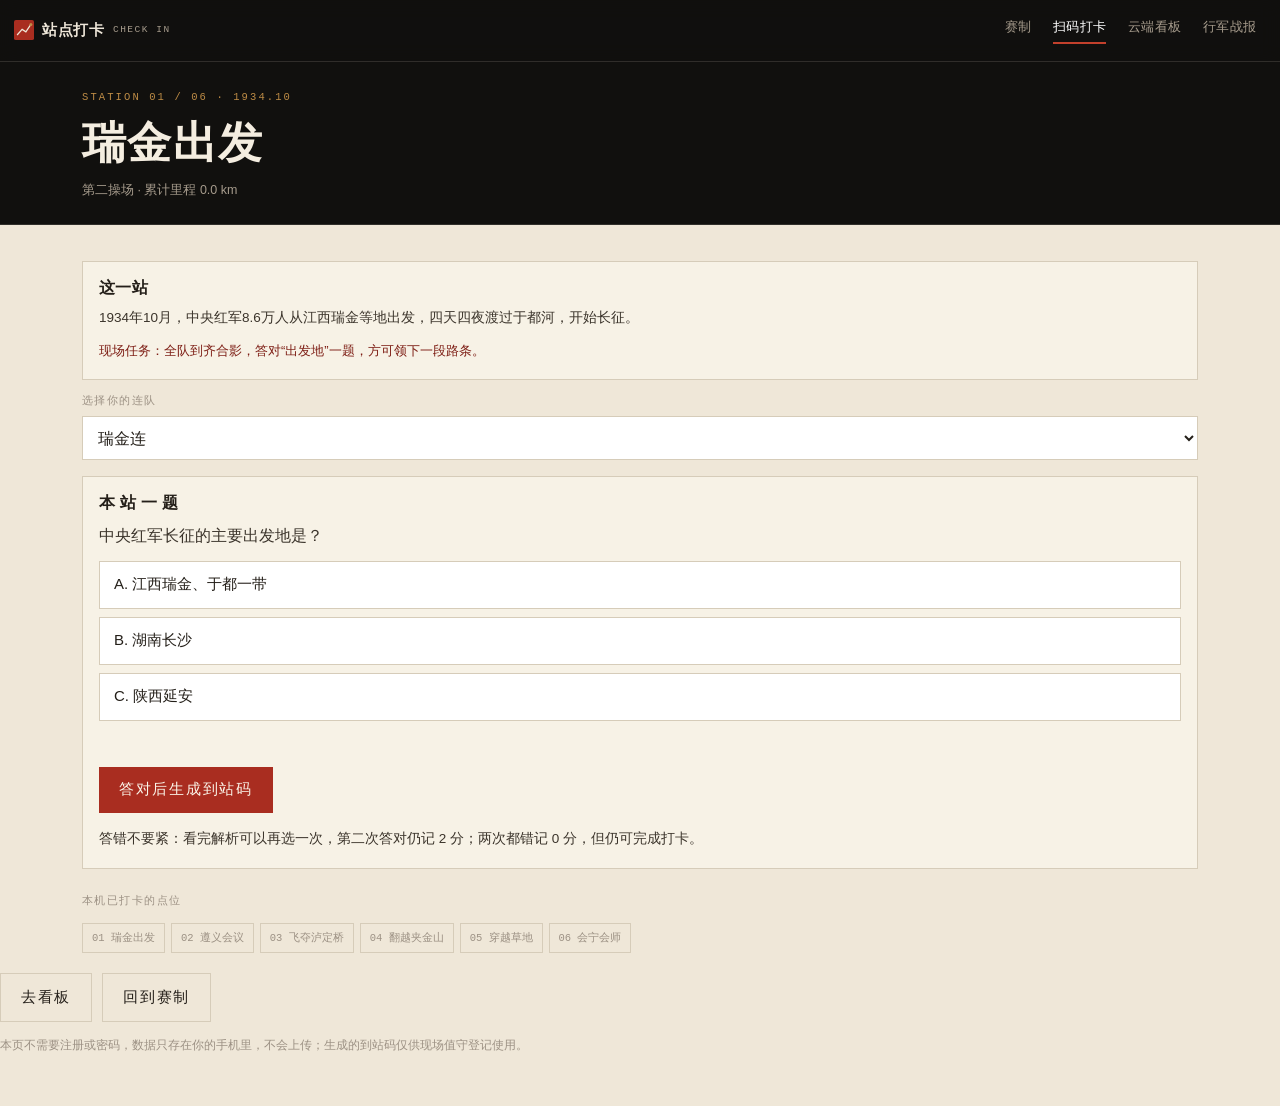
<file: a2/checkin.html>
<!DOCTYPE html>
<html lang="zh-CN">
<head>
<meta charset="UTF-8">
<meta name="viewport" content="width=device-width, initial-scale=1, viewport-fit=cover">
<meta name="theme-color" content="#11100E">
<title>打卡 · 重走长征路校园智行挑战赛</title>
<meta name="description" content="扫码打卡：选连队、读史料、答一题，生成到站码，报给值守同学即完成登记。">
<link rel="icon" href="data:image/svg+xml,%3Csvg xmlns='http://www.w3.org/2000/svg' viewBox='0 0 64 64'%3E%3Crect width='64' height='64' rx='8' fill='%2311100E'/%3E%3Cpath d='M12 46 L26 30 L38 38 L52 16' stroke='%23C2402C' stroke-width='4' fill='none'/%3E%3Ccircle cx='52' cy='16' r='5' fill='%23BE8C46'/%3E%3C/svg%3E">
<link rel="stylesheet" href="style.css">
</head>
<body>

<header class="top">
  <a class="brand" href="index.html">
    <svg width="20" height="20" viewBox="0 0 32 32" aria-hidden="true"><rect width="32" height="32" rx="3" fill="#A92D20"/><path d="M5 24 L13 15 L19 19 L27 7" stroke="#EFE7D8" stroke-width="2" fill="none"/><circle cx="27" cy="7" r="2.4" fill="#BE8C46"/></svg>
    <b>站点打卡</b><small>CHECK IN</small>
  </a>
  <nav>
    <a href="index.html">赛制</a>
    <a href="checkin.html" class="on">扫码打卡</a>
    <a href="kanban.html">云端看板</a>
    <a href="report.html">行军战报</a>
  </nav>
</header>

<section class="checkin-head">
  <div class="wrap" style="padding-top:0;padding-bottom:0">
    <div class="st" id="stTag">STATION · LOADING</div>
    <h1 id="stName">正在读取站点…</h1>
    <p class="sub" id="stSub"></p>
  </div>
</section>

<section class="panel">
  <div class="wrap" style="padding-top:0;padding-bottom:0">

    <div class="block">
      <h3>这一站</h3>
      <p id="stIntro"></p>
      <p style="margin-top:8px;color:#7E1F16;font-size:13px" id="stTask"></p>
    </div>

    <div class="field">
      <label for="teamSel">选择你的连队</label>
      <select id="teamSel"></select>
    </div>

    <div class="block" style="margin-top:16px">
      <h3 id="qTitle">本 站 一 题</h3>
      <p id="qText" style="font-family:var(--serif);font-size:16px"></p>
      <div class="opt" id="optBox"></div>
      <p class="fb" id="fb"></p>
      <div style="margin-top:14px">
        <button class="btn" id="submitBtn" disabled>答对后生成到站码</button>
      </div>
      <p class="tip">答错不要紧：看完解析可以再选一次，第二次答对仍记 2 分；两次都错记 0 分，但仍可完成打卡。</p>
    </div>

    <div class="code" id="codeBox">
      <div class="k">ARRIVAL CODE / 到站码</div>
      <div class="v" id="codeVal">—</div>
      <div class="t" id="codeTip"></div>
    </div>

    <div class="block" id="doneBlock" style="display:none">
      <h3>报码三步</h3>
      <p>① 把连队名、站点名、到站码报给值守同学；<br>② 告诉他本题得分（答对 +2 / 答错 0）；<br>③ 值守在总控台录入，大屏上的进度条就会亮起。</p>
    </div>

    <div style="margin-top:16px">
      <label style="font-family:var(--mono);font-size:10.5px;letter-spacing:.14em;color:#9C9184">本机已打卡的点位</div>
      <div class="prog" id="prog"></div>
    </div>

    <div style="margin-top:20px;display:flex;gap:10px;flex-wrap:wrap">
      <a class="btn ghost" href="kanban.html">去看板</a>
      <a class="btn ghost" href="index.html">回到赛制</a>
    </div>

    <p class="tip" style="padding-bottom:28px">本页不需要注册或密码，数据只存在你的手机里，不会上传；生成的到站码仅供现场值守登记使用。</p>
  </div>
</section>

<script src="data.js"></script>
<script>
(function(){
  // 站点
  var qs = new URLSearchParams(location.search);
  var raw = qs.get('s') || qs.get('station') || location.hash.replace(/^#/, '') || '';
  raw = decodeURIComponent(raw).replace(/^s=/, '').trim();
  var st = CZ.station(raw);
  if (!st) {
    var idx = parseInt(raw, 10);
    if (!isNaN(idx) && idx >= 1 && idx <= 6) st = CZ.STATIONS[idx - 1];
  }
  if (!st) st = CZ.STATIONS[0];

  document.getElementById('stTag').textContent = 'STATION ' + st.no + ' / 06 · ' + st.date;
  document.getElementById('stName').textContent = st.name;
  document.getElementById('stSub').textContent = st.place + ' · 累计里程 ' + st.dist;
  document.getElementById('stIntro').textContent = st.intro;
  document.getElementById('stTask').textContent = '现场任务：' + st.task;

  // 连队
  var sel = document.getElementById('teamSel');
  var savedTeam = '';
  try { savedTeam = localStorage.getItem('czsz-team') || ''; } catch(e){}
  CZ.TEAMS.forEach(function(t){
    var o = document.createElement('option');
    o.value = t.id; o.textContent = t.name;
    if (t.id === savedTeam) o.selected = true;
    sel.appendChild(o);
  });
  sel.addEventListener('change', function(){ try { localStorage.setItem('czsz-team', sel.value); } catch(e){} });

  // 本机已打卡
  var visitKey = 'czsz-visited';
  function visits(){
    try { return JSON.parse(localStorage.getItem(visitKey) || '[]') || []; } catch(e){ return []; }
  }
  function paintProg(){
    var box = document.getElementById('prog'), v = visits();
    box.innerHTML = '';
    CZ.STATIONS.forEach(function(s){
      var sp = document.createElement('span');
      sp.textContent = s.no + ' ' + s.name;
      if (v.indexOf(s.id) >= 0) sp.className = 'on';
      box.appendChild(sp);
    });
  }
  paintProg();

  // 题目
  var tries = 0, answered = false, got = false, choice = -1;
  document.getElementById('qText').textContent = st.q.q;
  var optBox = document.getElementById('optBox');
  var fb = document.getElementById('fb');
  var btn = document.getElementById('submitBtn');

  st.q.opts.forEach(function(text, i){
    var b = document.createElement('button');
    b.type = 'button';
    b.textContent = String.fromCharCode(65 + i) + '. ' + text;
    b.addEventListener('click', function(){
      if (got) return;
      choice = i;
      Array.prototype.forEach.call(optBox.children, function(c){ c.classList.remove('sel'); });
      b.classList.add('sel');
      tries++;
      if (i === st.q.a){
        got = true; answered = true;
        b.classList.add('ok');
        fb.className = 'fb ok';
        fb.textContent = '答对了，本题 +2 分。' + st.q.note;
        btn.disabled = false;
        btn.textContent = '生成到站码（答对 +2）';
      } else {
        fb.className = 'fb';
        fb.textContent = '再想想。提示：' + st.q.note.replace(/^.*?，/, '').slice(0, 40) + '…';
        if (tries >= 2){
          answered = true; got = false;
          fb.textContent = '两次机会用完，本题记 0 分，但仍可完成打卡。解析：' + st.q.note;
          btn.disabled = false;
          btn.textContent = '生成到站码（本题 0 分）';
        }
      }
    });
    optBox.appendChild(b);
  });

  // 生成到站码
  btn.addEventListener('click', function(){
    if (!answered) return;
    var code = CZ.makeCode(sel.value, st.id);
    document.getElementById('codeVal').textContent = code;
    var t = CZ.team(sel.value);
    document.getElementById('codeTip').textContent = t.name + ' · ' + st.name + ' · 本题 ' + (got ? '+2' : '0') + ' 分';
    document.getElementById('codeBox').classList.add('on');
    document.getElementById('doneBlock').style.display = 'block';
    btn.disabled = true;
    btn.textContent = '已完成打卡';

    var v = visits();
    if (v.indexOf(st.id) < 0) { v.push(st.id); try { localStorage.setItem(visitKey, JSON.stringify(v)); } catch(e){} }
    paintProg();
    setTimeout(function(){ document.getElementById('codeBox').scrollIntoView({behavior:'smooth', block:'center'}); }, 60);
  });

  // 本机已打卡该站时，直接给提示
  if (visits().indexOf(st.id) >= 0){
    fb.className = 'fb';
    fb.textContent = '这台手机已经在这站打过卡了。若换了连队，重新答一题即可再生成一枚到站码。';
  }
})();
</script>
</body>
</html>
</file>
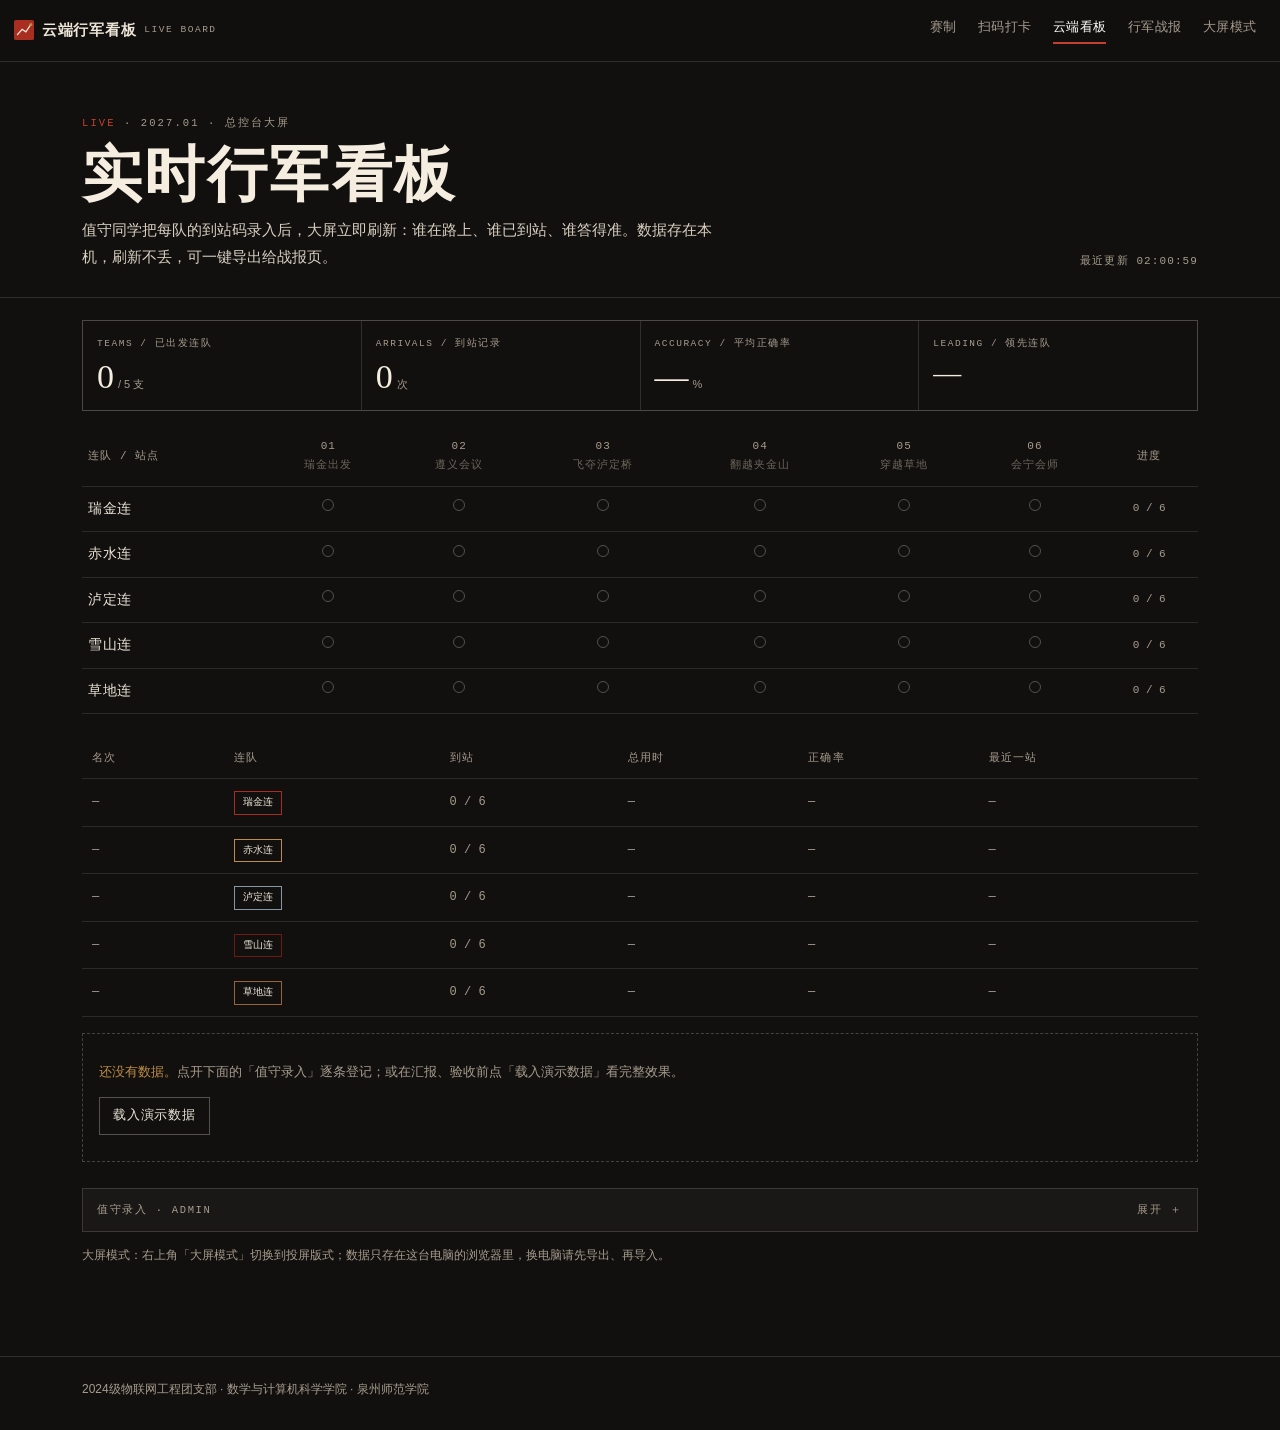
<file: a2/kanban.html>
<!DOCTYPE html>
<html lang="zh-CN">
<head>
<meta charset="UTF-8">
<meta name="viewport" content="width=device-width, initial-scale=1, viewport-fit=cover">
<meta name="theme-color" content="#11100E">
<title>云端行军看板 · 重走长征路校园智行挑战赛</title>
<meta name="description" content="总控台大屏：五支连队的行进矩阵、实时排名、正确率与到站用时，支持现场录入与一键导出。">
<link rel="icon" href="data:image/svg+xml,%3Csvg xmlns='http://www.w3.org/2000/svg' viewBox='0 0 64 64'%3E%3Crect width='64' height='64' rx='8' fill='%2311100E'/%3E%3Cpath d='M12 46 L26 30 L38 38 L52 16' stroke='%23C2402C' stroke-width='4' fill='none'/%3E%3Ccircle cx='52' cy='16' r='5' fill='%23BE8C46'/%3E%3C/svg%3E">
<link rel="stylesheet" href="style.css">
<style>
  body.big .wrap{max-width:none; padding-left:14px; padding-right:14px}
  body.big .kpis{grid-template-columns:repeat(4,1fr)}
  body.big .kpi .v{font-size:clamp(34px,4.4vw,62px)}
  body.big .matrix th,body.big .matrix td{font-size:clamp(12px,1.3vw,18px); padding:14px 8px}
  body.big .matrix td.name{font-size:clamp(16px,1.7vw,24px)}
  body.big .matrix .dot{width:clamp(14px,1.6vw,22px); height:clamp(14px,1.6vw,22px)}
  body.big .rank th,body.big .rank td{font-size:clamp(13px,1.35vw,20px); padding:13px 12px}
  body.big .admin,body.big .hero,body.big .top nav,body.big #hint{display:none}
  body.big .hero-slim{display:flex}
  .hero-slim{display:none; align-items:center; justify-content:space-between; gap:12px; padding:14px 16px;
    border-bottom:1px solid rgba(237,229,216,.14)}
  .hero-slim h1{font-size:clamp(22px,2.6vw,34px); color:#F4EDE0}
  .hero-slim .live{font-family:var(--mono); font-size:11px; letter-spacing:.16em; color:var(--gold)}
  .live i{display:inline-block; width:7px; height:7px; border-radius:50%; background:var(--red-2); margin-right:6px;
    animation:pulse 1.6s infinite}
  @keyframes pulse{0%,100%{opacity:.35} 50%{opacity:1}}
  .empty{padding:26px 16px; border:1px dashed rgba(237,229,216,.24); color:var(--on-dim); font-size:13px; line-height:1.9; margin-top:16px}
  .empty b{color:var(--gold); font-weight:400}
</style>
</head>
<body class="dark">

<header class="top">
  <a class="brand" href="index.html">
    <svg width="20" height="20" viewBox="0 0 32 32" aria-hidden="true"><rect width="32" height="32" rx="3" fill="#A92D20"/><path d="M5 24 L13 15 L19 19 L27 7" stroke="#EFE7D8" stroke-width="2" fill="none"/><circle cx="27" cy="7" r="2.4" fill="#BE8C46"/></svg>
    <b>云端行军看板</b><small>LIVE BOARD</small>
  </a>
  <nav>
    <a href="index.html">赛制</a>
    <a href="checkin.html">扫码打卡</a>
    <a href="kanban.html" class="on">云端看板</a>
    <a href="report.html">行军战报</a>
    <a href="#" id="bigBtn">大屏模式</a>
  </nav>
</header>

<div class="hero-slim">
  <h1>「重走长征路」实时行军看板</h1>
  <div class="live"><i></i>LIVE · <span id="clock2">—</span></div>
</div>

<section class="hero" style="padding-bottom:26px">
  <div class="wrap" style="padding-top:0;padding-bottom:0">
    <div class="kicker"><b>LIVE</b> · 2027.01 · 总控台大屏</div>
    <div style="display:flex;justify-content:space-between;align-items:flex-end;gap:16px;flex-wrap:wrap;margin-top:10px">
      <div>
        <h1 style="margin:0">实时行军看板</h1>
        <p class="lede" style="margin-top:8px">值守同学把每队的到站码录入后，大屏立即刷新：谁在路上、谁已到站、谁答得准。数据存在本机，刷新不丢，可一键导出给战报页。</p>
      </div>
      <div style="font-family:var(--mono);font-size:11px;color:var(--on-dim);letter-spacing:.1em">
        最近更新 <span id="clock">—</span>
      </div>
    </div>
  </div>
</section>

<section class="darkblk">
  <div class="wrap" style="padding-top:22px">
    <div class="kpis">
      <div class="kpi"><div class="k">TEAMS / 已出发连队</div><div class="v"><span id="kTeam">0</span><small>/ 5 支</small></div></div>
      <div class="kpi"><div class="k">ARRIVALS / 到站记录</div><div class="v"><span id="kArr">0</span><small>次</small></div></div>
      <div class="kpi"><div class="k">ACCURACY / 平均正确率</div><div class="v"><span id="kAcc">—</span><small>%</small></div></div>
      <div class="kpi"><div class="k">LEADING / 领先连队</div><div class="v" id="kLead" style="font-size:clamp(20px,3.6vw,28px)">—</div></div>
    </div>

    <div class="board" id="matrixBox"></div>

    <div class="board" style="margin-top:18px" id="rankBox"></div>

    <div id="hint" class="empty" style="display:none">
      <b>还没有数据。</b>点开下面的「值守录入」逐条登记；或在汇报、验收前点「载入演示数据」看完整效果。
      <div style="margin-top:12px;display:flex;gap:8px;flex-wrap:wrap">
        <button class="btn ghost on-dark sm" id="demoBtn">载入演示数据</button>
      </div>
    </div>

    <div class="admin" id="admin">
      <div class="admin-h" id="adminHead"><span>值守录入 · ADMIN</span><span id="adminArrow">展开 ＋</span></div>
      <div class="admin-b">
        <div class="row">
          <div>
            <label for="aTeam">连队</label>
            <select id="aTeam"></select>
          </div>
          <div>
            <label for="aStation">到站</label>
            <select id="aStation"></select>
          </div>
          <div>
            <label for="aMins">累计用时（分钟）</label>
            <input id="aMins" type="number" min="0" step="1" value="0" inputmode="numeric">
          </div>
          <div>
            <label for="aScore">本题</label>
            <select id="aScore"><option value="2">答对 +2</option><option value="0">答错 / 未答 0</option></select>
          </div>
        </div>
        <div class="field">
          <label for="aCode">到站码（选填，便于核对）</label>
          <input id="aCode" type="text" placeholder="例如 瑞01-4821" autocomplete="off">
        </div>
        <div class="acts">
          <button class="btn sm" id="addBtn">记 录 到 站</button>
          <button class="btn ghost on-dark sm" id="undoBtn">撤销该队最后一条</button>
          <button class="btn ghost on-dark sm" id="exportBtn">导出 data.json</button>
          <label class="btn ghost on-dark sm" style="cursor:pointer">导入 JSON<input type="file" id="importFile" accept="application/json" style="display:none"></label>
          <button class="btn ghost on-dark sm" id="resetBtn">清空全部</button>
        </div>
        <div class="msg" id="msg"></div>
        <p class="tip" style="color:var(--on-dim)">累计用时填“从出发到本站的总分钟数”，最后一站填的数字就是全队总用时。答对记 2 分、答错记 0 分，正确率按 2 分/站折算。</p>
      </div>
    </div>

    <p class="tip" style="color:var(--on-dim);padding-bottom:26px">
      大屏模式：右上角「大屏模式」切换到投屏版式；数据只存在这台电脑的浏览器里，换电脑请先导出、再导入。
    </p>
  </div>
</section>

<footer class="darkblk" style="border-top:1px solid rgba(237,229,216,.14)">
  <div class="wrap" style="padding-top:22px;padding-bottom:30px;font-size:12px;color:var(--on-dim)">
    2024级物联网工程团支部 · 数学与计算机科学学院 · 泉州师范学院
  </div>
</footer>

<script src="data.js"></script>
<script>
(function(){
  var boxM = document.getElementById('matrixBox');
  var boxR = document.getElementById('rankBox');
  var hint = document.getElementById('hint');
  var data = CZ.load();

  function pad(n){ return ('0'+n).slice(-2); }
  function clock(){
    var d = new Date();
    var s = pad(d.getHours()) + ':' + pad(d.getMinutes()) + ':' + pad(d.getSeconds());
    document.getElementById('clock').textContent = s;
    var c2 = document.getElementById('clock2'); if (c2) c2.textContent = s;
  }
  clock(); setInterval(clock, 1000);

  function render(){
    var rows = CZ.stats(data);
    var arr = 0, sum = 0, cnt = 0, started = 0;
    rows.forEach(function(r){
      arr += r.arrived;
      if (r.arrived){ started++; sum += r.rate; cnt++; }
    });
    document.getElementById('kTeam').textContent = started;
    document.getElementById('kArr').textContent = arr;
    document.getElementById('kAcc').textContent = cnt ? Math.round(sum / cnt) : '—';
    document.getElementById('kLead').textContent = (rows[0] && rows[0].arrived) ? rows[0].name : '—';

    // 矩阵
    var m = document.createElement('table');
    m.className = 'matrix';
    var head = '<tr><th style="text-align:left">连队 / 站点</th>';
    CZ.STATIONS.forEach(function(s){ head += '<th>' + s.no + '<br><span style="opacity:.6">' + s.name + '</span></th>'; });
    head += '<th>进度</th></tr>';
    m.innerHTML = head;
    rows.forEach(function(r){
      var tr = document.createElement('tr');
      var cells = '<td class="name">' + r.name + '</td>';
      var recs = data.teams[r.id].records || [];
      CZ.STATIONS.forEach(function(s, i){
        var hit = null;
        recs.forEach(function(x){ if (x.s === s.id) hit = x; });
        var cls = hit ? (i === recs.length - 1 ? 'dot last' : 'dot on') : 'dot';
        cells += '<td><span class="' + cls + '"></span></td>';
      });
      cells += '<td class="num">' + r.arrived + ' / 6</td>';
      tr.innerHTML = cells;
      m.appendChild(tr);
    });
    boxM.innerHTML = '';
    boxM.appendChild(m);

    // 排名
    var rk = document.createElement('table');
    rk.className = 'rank';
    rk.innerHTML = '<tr><th>名次</th><th>连队</th><th>到站</th><th>总用时</th><th>正确率</th><th>最近一站</th></tr>';
    rows.forEach(function(r){
      var tr = document.createElement('tr');
      if (r.rank === 1 && r.arrived) tr.className = 'top';
      var last = r.last ? (CZ.station(r.last.s) ? CZ.station(r.last.s).name : r.last.s) : '—';
      var time = r.arrived ? r.mins + ' 分' : '—';
      tr.innerHTML = '<td class="num">' + (r.arrived ? r.rank : '—') + '</td>' +
        '<td><span class="chip" style="border-color:' + r.color + '">' + r.name + '</span></td>' +
        '<td class="num">' + r.arrived + ' / 6</td>' +
        '<td class="num">' + time + '</td>' +
        '<td class="num">' + (r.arrived ? r.rate + '%' : '—') + '</td>' +
        '<td class="num">' + last + '</td>';
      rk.appendChild(tr);
    });
    boxR.innerHTML = '';
    boxR.appendChild(rk);

    hint.style.display = arr ? 'none' : 'block';
  }

  // 录入面板
  var aTeam = document.getElementById('aTeam'), aSt = document.getElementById('aStation');
  CZ.TEAMS.forEach(function(t){ var o=document.createElement('option'); o.value=t.id; o.textContent=t.name; aTeam.appendChild(o); });
  CZ.STATIONS.forEach(function(s){ var o=document.createElement('option'); o.value=s.id; o.textContent=s.no+' '+s.name; aSt.appendChild(o); });

  var admin = document.getElementById('admin');
  document.getElementById('adminHead').addEventListener('click', function(){
    admin.classList.toggle('open');
    document.getElementById('adminArrow').textContent = admin.classList.contains('open') ? '收起 －' : '展开 ＋';
  });

  function msg(t){ document.getElementById('msg').textContent = t; }

  document.getElementById('addBtn').addEventListener('click', function(){
    var t = aTeam.value, s = aSt.value;
    var mins = Math.max(0, parseInt(document.getElementById('aMins').value || '0', 10));
    var score = parseInt(document.getElementById('aScore').value, 10);
    var code = document.getElementById('aCode').value.trim();
    var recs = data.teams[t].records;
    if (recs.length >= 6) { msg('该队六站已满，如需重录请先撤销。'); return; }
    // 防重复：同一站已记录
    var dup = false;
    recs.forEach(function(x){ if (x.s === s) dup = true; });
    if (dup) { msg('该队这一站已经记录过了。'); return; }
    if (mins === 0) { msg('提示：累计用时为 0 分钟，确认无误可继续。'); }
    recs.push({s:s, mins:mins, score:score, code:code, at:Date.now()});
    CZ.save(data);
    render();
    document.getElementById('aCode').value = '';
    document.getElementById('aMins').value = mins;
    msg('已记录：' + CZ.team(t).name + ' · ' + CZ.station(s).name);
  });

  document.getElementById('undoBtn').addEventListener('click', function(){
    var recs = data.teams[aTeam.value].records;
    if (!recs.length) { msg('该队还没有记录。'); return; }
    var gone = recs.pop();
    CZ.save(data); render();
    msg('已撤销：' + (CZ.station(gone.s) ? CZ.station(gone.s).name : gone.s));
  });

  document.getElementById('resetBtn').addEventListener('click', function(){
    if (!confirm('将清空这台电脑上的全部到站记录，确定吗？')) return;
    CZ.reset(); data = CZ.load(); render(); msg('已清空。');
  });

  document.getElementById('exportBtn').addEventListener('click', function(){
    var blob = new Blob([JSON.stringify(data, null, 2)], {type:'application/json'});
    var a = document.createElement('a');
    a.href = URL.createObjectURL(blob);
    a.download = 'data.json';
    a.click();
    URL.revokeObjectURL(a.href);
    msg('已导出 data.json。');
  });

  document.getElementById('importFile').addEventListener('change', function(e){
    var f = e.target.files[0]; if (!f) return;
    var rd = new FileReader();
    rd.onload = function(){
      try {
        var o = JSON.parse(rd.result);
        if (!o.teams) throw new Error('格式不对');
        CZ.TEAMS.forEach(function(t){ if (!o.teams[t.id]) o.teams[t.id] = {records:[]}; });
        data = o; CZ.save(data); render(); msg('导入成功。');
      } catch(err){ msg('导入失败：' + err.message); }
    };
    rd.readAsText(f);
  });

  document.getElementById('demoBtn').addEventListener('click', function(){
    var demo = {teams:{}, updated:Date.now(), demo:true};
    var base = [0, 12, 26, 39, 51, 63];
    CZ.TEAMS.forEach(function(t, idx){
      var n = 6 - (idx % 3) * 2;
      if (idx === 4) n = 4;
      var recs = [];
      for (var i=0;i<n;i++){
        recs.push({s: CZ.STATIONS[i].id, mins: base[i] + idx*3 + (i%2)*2,
          score: (idx === 1 && i === 2) ? 0 : 2, code:'—', at: Date.now() - (6-i)*60000});
      }
      demo.teams[t.id] = {records: recs};
    });
    data = demo; CZ.save(data); render();
    msg('已载入演示数据（5 支连队，供验收与汇报演示）。');
  });

  document.getElementById('bigBtn').addEventListener('click', function(e){
    e.preventDefault();
    var on = !document.body.classList.contains('big');
    document.body.classList.toggle('big', on);
    this.textContent = on ? '退出大屏' : '大屏模式';
  });

  // 同机多标签同步
  setInterval(function(){
    var fresh = CZ.load();
    if ((fresh.updated || 0) !== (data.updated || 0)) { data = fresh; render(); }
  }, 4000);

  render();
})();
</script>
</body>
</html>
</file>
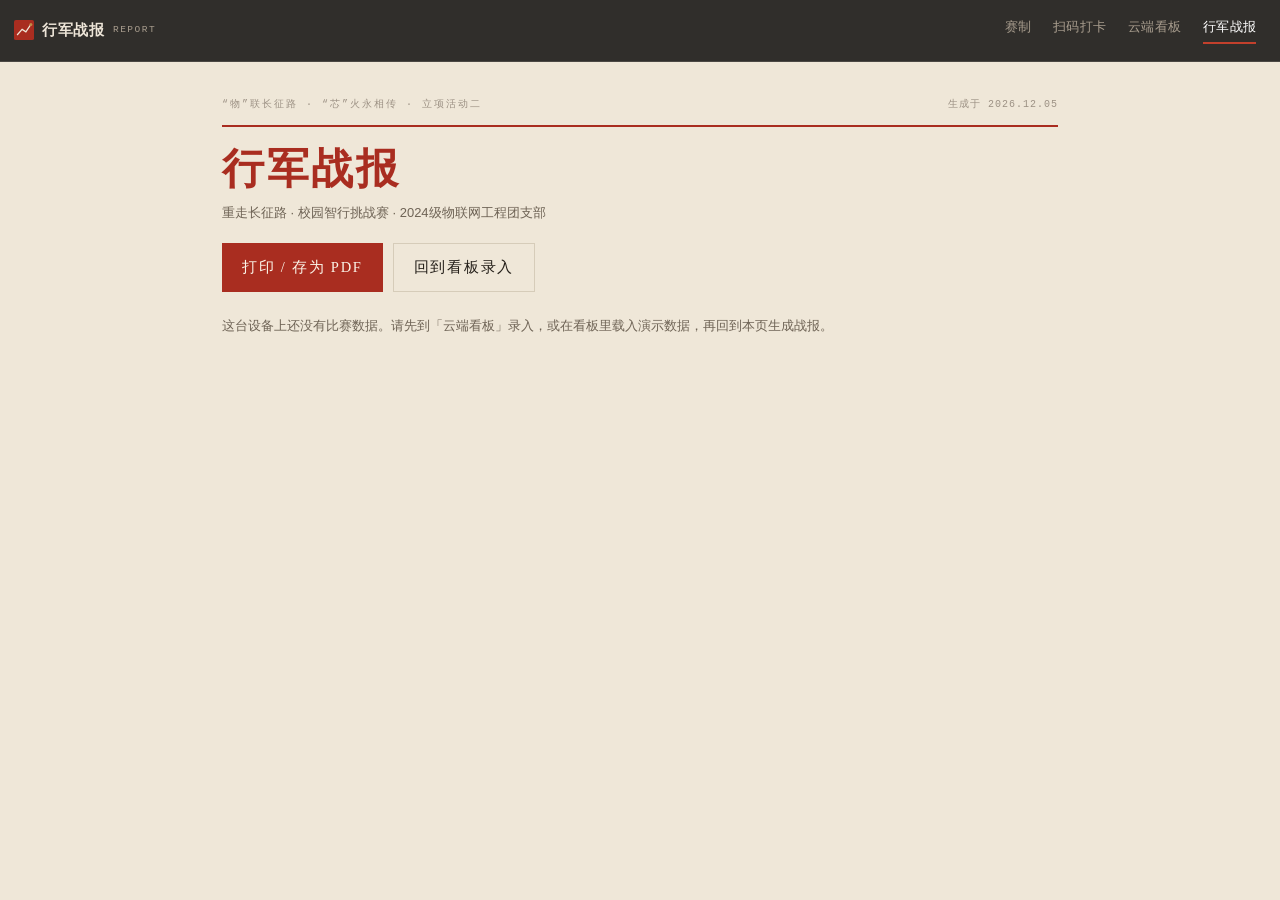
<file: a2/report.html>
<!DOCTYPE html>
<html lang="zh-CN">
<head>
<meta charset="UTF-8">
<meta name="viewport" content="width=device-width, initial-scale=1, viewport-fit=cover">
<meta name="theme-color" content="#11100E">
<title>行军战报 · 重走长征路校园智行挑战赛</title>
<meta name="description" content="赛后一页纸：冠军连队、完整名次、六站热度与平均正确率，可打印或存为 PDF。">
<link rel="icon" href="data:image/svg+xml,%3Csvg xmlns='http://www.w3.org/2000/svg' viewBox='0 0 64 64'%3E%3Crect width='64' height='64' rx='8' fill='%2311100E'/%3E%3Cpath d='M12 46 L26 30 L38 38 L52 16' stroke='%23C2402C' stroke-width='4' fill='none'/%3E%3Ccircle cx='52' cy='16' r='5' fill='%23BE8C46'/%3E%3C/svg%3E">
<link rel="stylesheet" href="style.css">
</head>
<body class="report-page">

<header class="top">
  <a class="brand" href="index.html">
    <svg width="20" height="20" viewBox="0 0 32 32" aria-hidden="true"><rect width="32" height="32" rx="3" fill="#A92D20"/><path d="M5 24 L13 15 L19 19 L27 7" stroke="#EFE7D8" stroke-width="2" fill="none"/><circle cx="27" cy="7" r="2.4" fill="#BE8C46"/></svg>
    <b>行军战报</b><small>REPORT</small>
  </a>
  <nav>
    <a href="index.html">赛制</a>
    <a href="checkin.html">扫码打卡</a>
    <a href="kanban.html">云端看板</a>
    <a href="report.html" class="on">行军战报</a>
  </nav>
</header>

<div class="sheet">
  <div class="head">
    <div class="l">“物”联长征路 · “芯”火永相传 · 立项活动二</div>
    <div class="r" id="dateTag">—</div>
  </div>

  <h1>行军战报</h1>
  <p class="sub">重走长征路 · 校园智行挑战赛 · 2024级物联网工程团支部</p>

  <div class="champ" id="champ" style="display:none">
    <div class="k">CHAMPION / 行军先锋连队</div>
    <div class="n" id="champName">—</div>
    <div class="s" id="champSub"></div>
  </div>

  <div class="acts no-print">
    <button class="btn" id="printBtn">打印 / 存为 PDF</button>
    <a class="btn ghost" href="kanban.html">回到看板录入</a>
  </div>

  <p id="emptyTip" style="display:none;margin-top:22px;font-size:13px;color:#6E6355;line-height:1.9">
    这台设备上还没有比赛数据。请先到「云端看板」录入，或在看板里载入演示数据，再回到本页生成战报。
  </p>

  <div id="body" style="display:none">

    <div style="margin-top:22px">
      <div style="font-family:var(--mono);font-size:10px;letter-spacing:.18em;color:var(--tx-faint)">RANKING / 名次</div>
      <table id="rankTable"></table>
    </div>

    <div style="margin-top:22px">
      <div style="font-family:var(--mono);font-size:10px;letter-spacing:.18em;color:var(--tx-faint)">STATION HEAT / 六站热度（完成该站的连队数）</div>
      <div class="bars" id="bars"></div>
    </div>

    <div style="margin-top:22px;display:grid;gap:1px;background:var(--line);border:1px solid var(--line);grid-template-columns:repeat(2,1fr)" id="facts">
    </div>

    <div class="foot">
      <span>2024级物联网工程团支部 · 数学与计算机科学学院 · 泉州师范学院</span>
      <span id="footDate"></span>
    </div>
  </div>
</div>

<script src="data.js"></script>
<script>
(function(){
  var data = CZ.load();
  var rows = CZ.stats(data);
  var total = 0, started = 0, sumRate = 0;
  rows.forEach(function(r){ total += r.arrived; if (r.arrived){ started++; sumRate += r.rate; } });

  document.getElementById('dateTag').textContent = '生成于 ' + CZ.fmtDate(Date.now());
  document.getElementById('footDate').textContent = '生成于 ' + CZ.fmtDate(Date.now());

  if (!total){
    document.getElementById('emptyTip').style.display = 'block';
    document.getElementById('body').style.display = 'none';
  } else {
    document.getElementById('body').style.display = 'block';
    var best = rows[0];
    var champ = document.getElementById('champ');
    champ.style.display = 'block';
    document.getElementById('champName').textContent = best.name;
    document.getElementById('champSub').textContent = '到站 ' + best.arrived + ' / 6 · 总用时 ' + best.mins + ' 分钟 · 正确率 ' + best.rate + '%';

    var t = document.createElement('table');
    t.innerHTML = '<tr><th>名次</th><th>连队</th><th>到站</th><th>总用时</th><th>得分</th><th>正确率</th></tr>';
    rows.forEach(function(r){
      var tr = document.createElement('tr');
      tr.innerHTML = '<td>' + (r.arrived ? r.rank : '—') + '</td><td>' + r.name + '</td>' +
        '<td>' + r.arrived + ' / 6</td><td>' + (r.arrived ? r.mins + ' 分' : '—') + '</td>' +
        '<td>' + r.score + ' / 12</td><td>' + (r.arrived ? r.rate + '%' : '—') + '</td>';
      t.appendChild(tr);
    });
    document.getElementById('rankTable').parentNode.replaceChild(t, document.getElementById('rankTable'));

    var bars = document.getElementById('bars');
    CZ.STATIONS.forEach(function(s){
      var n = 0;
      rows.forEach(function(r){
        (data.teams[r.id].records || []).forEach(function(x){ if (x.s === s.id) n++; });
      });
      var pct = Math.round(n / rows.length * 100);
      var row = document.createElement('div');
      row.className = 'bar-row';
      row.innerHTML = '<span class="t">' + s.no + ' ' + s.name + '</span>' +
        '<span class="b"><i style="width:' + pct + '%"></i></span>' +
        '<span class="v">' + n + ' 队</span>';
      bars.appendChild(row);
    });

    var facts = document.getElementById('facts');
    var cells = [
      ['已出发连队', started + ' / 5 支'],
      ['到站记录', total + ' 次'],
      ['平均正确率', started ? Math.round(sumRate / started) + '%' : '—'],
      ['全程最快', (function(){ var m=null; rows.forEach(function(r){ if(r.done && (m===null || r.mins<m)) m=r.mins; }); return m===null?'暂无全胜':m+' 分钟'; })()]
    ];
    cells.forEach(function(c){
      var d = document.createElement('div');
      d.style.cssText = 'background:var(--paper-2);padding:14px 12px';
      d.innerHTML = '<div style="font-family:var(--mono);font-size:9.5px;letter-spacing:.16em;color:#9C9184">' + c[0] + '</div>' +
        '<div style="margin-top:5px;font-family:var(--display);font-size:22px;color:#A92D20">' + c[1] + '</div>';
      facts.appendChild(d);
    });
  }

  document.getElementById('printBtn').addEventListener('click', function(){ window.print(); });
})();
</script>
</body>
</html>
</file>
<file: a2/style.css>
/* ===== 「重走长征路」校园智行挑战赛 · 共用样式 ===== */
:root{
  --ink:#11100E; --ink-2:#191714; --ink-3:#24211D;
  --paper:#EFE7D8; --paper-2:#F7F2E6; --line:#D6CCB9;
  --red:#A92D20; --red-2:#C2402C; --red-deep:#7E1F16; --gold:#BE8C46; --steel:#8397A4;
  --tx:#241F19; --tx-dim:#6E6355; --tx-faint:#9C9184;
  --on:#EDE5D8; --on-dim:#A79C8D;
  --serif:"Songti SC","Source Han Serif SC","Noto Serif SC","STSong",serif;
  --sans:"PingFang SC","Noto Sans SC","Microsoft YaHei","Heiti SC",sans-serif;
  --mono:ui-monospace,"SFMono-Regular",Consolas,"Liberation Mono",monospace;
  --display:"ZCOOL XiaoWei","Songti SC","Source Han Serif SC","Noto Serif SC",serif;
  --pad:18px;
}
*{box-sizing:border-box}
html{-webkit-text-size-adjust:100%; scroll-behavior:smooth; scroll-padding-top:64px}
body{margin:0; background:var(--ink); color:var(--tx); font-family:var(--sans); font-size:16px; line-height:1.75; overflow-x:hidden}
body.dark{color:var(--on)}
img{display:block; max-width:100%}
h1,h2,h3,h4{margin:0; font-family:var(--display); font-weight:600; line-height:1.25; letter-spacing:.03em}
p{margin:0}
a{color:inherit}
button{font-family:inherit; cursor:pointer}
::selection{background:var(--red); color:#fff}
.wrap{max-width:1180px; margin:0 auto; padding:40px var(--pad)}
@media (min-width:760px){ :root{--pad:32px} .wrap{padding:64px var(--pad)} }

/* 顶栏 */
.top{position:sticky; top:0; z-index:30; display:flex; align-items:center; gap:12px; flex-wrap:wrap;
  padding:9px 14px; background:rgba(17,16,14,.86); backdrop-filter:blur(10px);
  border-bottom:1px solid rgba(237,229,216,.14)}
.top .brand{display:flex; align-items:center; gap:8px; text-decoration:none; color:var(--on)}
.top .brand b{font-family:var(--serif); font-size:14.5px; letter-spacing:.05em}
.top .brand small{font-family:var(--mono); font-size:9.5px; letter-spacing:.16em; color:var(--on-dim)}
.top nav{margin-left:auto; display:flex; gap:2px; flex-wrap:wrap}
.top nav a{padding:8px 10px; font-size:12.5px; color:var(--on-dim); text-decoration:none; letter-spacing:.02em}
.top nav a:hover,.top nav a.on{color:#fff}
.top nav a.on::after{content:""; display:block; height:2px; margin-top:3px; background:var(--red-2)}

/* 标题区 */
.kicker{font-family:var(--mono); font-size:10.5px; letter-spacing:.2em; color:var(--on-dim)}
.kicker b{color:var(--red-2); font-weight:400}
.hero{padding:52px 0 34px; border-bottom:1px solid rgba(237,229,216,.14)}
.hero h1{margin-top:14px; font-size:clamp(30px,6.2vw,60px); color:#F4EDE0; letter-spacing:.04em; line-height:1.12}
.hero h1 em{font-style:normal; color:var(--gold)}
.lede{margin-top:14px; max-width:44em; color:#D9CFC0; font-size:14.5px; line-height:1.85}
.lede b{color:#fff; font-weight:500}
.meta{display:flex; flex-wrap:wrap; gap:8px 18px; margin-top:18px; font-size:12px; color:var(--on-dim)}
.meta span b{color:var(--on); font-family:var(--serif); font-weight:400; margin-right:6px}

/* 纸面区块 */
.paper{background:var(--paper); color:var(--tx)}
.darkblk{background:var(--ink); color:var(--on)}
.sec-h{display:grid; grid-template-columns:auto 1fr; gap:12px; align-items:start; margin-bottom:22px}
.sec-h .no{font-family:var(--serif); font-size:12px; letter-spacing:.12em; color:var(--red);
  writing-mode:horizontal-tb; border-top:2px solid var(--red); padding-top:5px; min-width:34px}
.sec-h h2{font-size:clamp(22px,3.4vw,30px)}
.sec-h p{margin-top:6px; font-size:13px; color:var(--tx-dim); max-width:46em; line-height:1.8}
.darkblk .sec-h .no{color:var(--gold); border-top-color:var(--gold)}
.darkblk .sec-h p{color:var(--on-dim)}

/* 卡片 */
.grid{display:grid; gap:1px; background:var(--line); border:1px solid var(--line)}
.cell{background:var(--paper); padding:18px 16px}
.cell .h{font-family:var(--mono); font-size:10px; letter-spacing:.18em; color:var(--tx-faint)}
.cell h3{margin-top:8px; font-size:17px}
.cell p{margin-top:7px; font-size:13px; color:var(--tx-dim); line-height:1.75}
.cards{display:grid; gap:12px}
.card{background:var(--paper-2); border:1px solid var(--line); padding:18px 16px; text-decoration:none; color:var(--tx);
  transition:transform .3s, border-color .3s}
.card:hover{transform:translateY(-3px); border-color:var(--red)}
.card .tag{font-family:var(--mono); font-size:10px; letter-spacing:.16em; color:var(--red)}
.card h3{margin-top:8px; font-size:18px}
.card p{margin-top:6px; font-size:13px; color:var(--tx-dim); line-height:1.7}
.card .go{margin-top:12px; font-family:var(--mono); font-size:11px; letter-spacing:.1em; color:var(--tx-faint)}
@media (min-width:640px){ .grid.three{grid-template-columns:repeat(3,1fr)} .cards{grid-template-columns:repeat(2,1fr)} }
@media (min-width:980px){ .grid.two{grid-template-columns:repeat(2,1fr)} .cards{grid-template-columns:repeat(3,1fr)} }

/* 按钮 */
.btn{display:inline-flex; align-items:center; justify-content:center; gap:8px; min-height:46px; padding:11px 20px;
  background:var(--red); color:#FBF5E9; border:0; font-family:var(--serif); font-size:14.5px; letter-spacing:.12em;
  text-decoration:none; transition:background .25s}
.btn:hover{background:var(--red-deep)}
.btn.ghost{background:none; border:1px solid var(--line); color:var(--tx)}
.btn.ghost:hover{border-color:var(--red); color:var(--red)}
.btn.ghost.on-dark{color:var(--on); border-color:rgba(237,229,216,.3)}
.btn.ghost.on-dark:hover{border-color:var(--gold); color:var(--gold)}
.btn.sm{min-height:38px; padding:7px 13px; font-size:12.5px; letter-spacing:.06em}

/* 站点条 */
.st-line{display:grid; grid-template-columns:1fr; gap:0; border-top:1px solid var(--line)}
.st-row{display:grid; grid-template-columns:56px 1fr auto; gap:10px; align-items:baseline; padding:13px 2px; border-bottom:1px solid var(--line)}
.st-row .d{font-family:var(--mono); font-size:11px; color:var(--red)}
.st-row .n{font-family:var(--serif); font-size:15.5px}
.st-row .n small{display:block; margin-top:2px; font-family:var(--sans); font-size:11.5px; color:var(--tx-dim)}
.st-row .p{font-family:var(--mono); font-size:10.5px; color:var(--tx-faint); text-align:right}
@media (min-width:760px){ .st-row{grid-template-columns:70px 1fr 1fr auto} .st-row .p{text-align:left} }

/* 点位图 */
.map{position:relative; border:1px solid rgba(237,229,216,.16); padding:10px; overflow-x:auto}
.map svg{display:block; width:100%; height:auto; min-width:520px}

/* 打卡页 */
.checkin-head{background:var(--ink); color:var(--on); padding:26px 0 22px; border-bottom:1px solid rgba(237,229,216,.14)}
.checkin-head .st{font-family:var(--mono); font-size:10.5px; letter-spacing:.2em; color:var(--gold)}
.checkin-head h1{margin-top:10px; font-size:clamp(26px,7vw,44px); color:#F4EDE0}
.checkin-head .sub{margin-top:8px; font-size:12.5px; color:var(--on-dim); line-height:1.8}
.panel{background:var(--paper); padding:22px 0}
.block{background:var(--paper-2); border:1px solid var(--line); padding:16px; margin-top:14px}
.block h3{font-size:16px; margin-bottom:8px}
.block p{font-size:13.5px; color:#3B342B; line-height:1.85}
.field{margin-top:12px}
.field label{display:block; font-family:var(--mono); font-size:10.5px; letter-spacing:.14em; color:var(--tx-faint); margin-bottom:6px}
select,input[type=text],input[type=number],textarea{width:100%; min-height:44px; padding:9px 11px; font-size:16px;
  background:#fff; border:1px solid var(--line); color:var(--tx); border-radius:0}
textarea{min-height:88px; font-size:15px}
.opt{display:grid; gap:8px; margin-top:10px}
.opt button{text-align:left; min-height:48px; padding:12px 14px; background:#fff; border:1px solid var(--line);
  font-size:15px; color:var(--tx); transition:border-color .2s, background .2s}
.opt button:hover{border-color:var(--gold)}
.opt button.sel{border-color:var(--red); background:#FBF3EE; color:var(--red)}
.opt button.ok{border-color:var(--red); background:#FBF3EE}
.fb{margin-top:10px; font-size:13px; line-height:1.8; color:var(--tx-dim); min-height:22px}
.fb.ok{color:var(--red)}
.code{margin-top:16px; border:1px dashed var(--red); background:#FBF6EA; padding:16px; text-align:center; display:none}
.code.on{display:block}
.code .k{font-family:var(--mono); font-size:10px; letter-spacing:.2em; color:var(--tx-faint)}
.code .v{margin-top:6px; font-family:var(--mono); font-size:clamp(22px,6vw,30px); letter-spacing:.14em; color:var(--red)}
.code .t{margin-top:6px; font-size:12px; color:var(--tx-dim)}
.prog{display:flex; gap:6px; flex-wrap:wrap; margin-top:10px}
.prog span{font-family:var(--mono); font-size:10.5px; padding:5px 9px; border:1px solid var(--line); color:var(--tx-faint)}
.prog span.on{border-color:var(--red); color:var(--red); background:#FBF3EE}
.tip{margin-top:14px; font-size:11.5px; color:var(--tx-faint); line-height:1.7}

/* 看板 */
.kpis{display:grid; grid-template-columns:repeat(2,1fr); gap:1px; background:rgba(237,229,216,.14);
  border:1px solid rgba(237,229,216,.14)}
.kpi{background:var(--ink); padding:15px 14px}
.kpi .k{font-family:var(--mono); font-size:9.5px; letter-spacing:.16em; color:var(--on-dim)}
.kpi .v{margin-top:5px; font-family:var(--display); font-size:clamp(22px,5vw,34px); color:#F4EDE0; line-height:1.1}
.kpi .v small{font-size:11px; font-family:var(--sans); color:var(--on-dim); margin-left:4px}
@media (min-width:760px){ .kpis{grid-template-columns:repeat(4,1fr)} }

.matrix{width:100%; border-collapse:collapse; margin-top:16px}
.matrix th,.matrix td{border-bottom:1px solid rgba(237,229,216,.12); padding:10px 6px; text-align:center;
  font-family:var(--mono); font-size:11px; color:var(--on-dim)}
.matrix th{font-weight:400; letter-spacing:.1em}
.matrix td.name{text-align:left; font-family:var(--serif); font-size:14px; color:var(--on); letter-spacing:.04em}
.matrix .dot{display:inline-block; width:12px; height:12px; border-radius:50%; border:1px solid rgba(237,229,216,.3)}
.matrix .dot.on{background:var(--red-2); border-color:var(--red-2); box-shadow:0 0 0 2px rgba(194,64,44,.22)}
.matrix .dot.last{background:var(--gold); border-color:var(--gold)}
.board{overflow-x:auto}
.rank{width:100%; border-collapse:collapse; margin-top:6px; min-width:520px}
.rank th,.rank td{padding:11px 10px; border-bottom:1px solid rgba(237,229,216,.12); font-size:13px; color:var(--on)}
.rank th{font-family:var(--mono); font-size:10.5px; letter-spacing:.12em; color:var(--on-dim); font-weight:400; text-align:left}
.rank td.num{font-family:var(--mono); font-size:12px; color:var(--on-dim)}
.rank tr.top td{color:#fff}
.rank .chip{display:inline-block; padding:2px 8px; border:1px solid rgba(237,229,216,.25); font-family:var(--mono); font-size:10px}

/* 录入面板 */
.admin{margin-top:26px; border:1px solid rgba(237,229,216,.16); background:rgba(237,229,216,.04)}
.admin-h{display:flex; align-items:center; justify-content:space-between; gap:10px; padding:12px 14px; cursor:pointer;
  font-family:var(--mono); font-size:10.5px; letter-spacing:.16em; color:var(--on-dim)}
.admin-b{padding:0 14px 16px; display:none}
.admin.open .admin-b{display:block}
.admin-b .row{display:grid; grid-template-columns:1fr 1fr; gap:10px}
.admin-b label{display:block; font-family:var(--mono); font-size:10px; letter-spacing:.12em; color:var(--on-dim); margin-bottom:4px}
.admin-b select,.admin-b input{background:#211E1A; border:1px solid rgba(237,229,216,.22); color:var(--on);
  min-height:42px; font-size:14px}
.admin-b .acts{display:flex; gap:8px; flex-wrap:wrap; margin-top:12px}
.admin-b .msg{margin-top:10px; font-size:12px; color:var(--gold); min-height:18px}

/* 战报 */
.report-page{background:var(--paper); color:var(--tx)}
.sheet{max-width:900px; margin:0 auto; padding:34px var(--pad) 46px}
.sheet .head{display:flex; justify-content:space-between; gap:14px; flex-wrap:wrap; border-bottom:2px solid var(--red); padding-bottom:12px}
.sheet .head .l{font-family:var(--mono); font-size:10px; letter-spacing:.2em; color:var(--tx-faint)}
.sheet .head .r{font-family:var(--mono); font-size:10px; letter-spacing:.1em; color:var(--tx-faint)}
.sheet h1{font-size:clamp(26px,5vw,42px); color:var(--red); letter-spacing:.06em; margin-top:16px}
.sheet .sub{margin-top:6px; font-size:13px; color:var(--tx-dim)}
.sheet .champ{margin-top:22px; border:1px solid var(--red); background:#FBF6EA; padding:18px 16px}
.sheet .champ .k{font-family:var(--mono); font-size:10px; letter-spacing:.2em; color:var(--tx-faint)}
.sheet .champ .n{margin-top:6px; font-family:var(--display); font-size:clamp(24px,6vw,34px); color:var(--red)}
.sheet .champ .s{margin-top:4px; font-size:12.5px; color:var(--tx-dim)}
.sheet table{width:100%; border-collapse:collapse; margin-top:18px; min-width:0}
.sheet table th,.sheet table td{border-bottom:1px solid var(--line); padding:9px 6px; font-size:12.5px; text-align:left}
.sheet table th{font-family:var(--mono); font-size:10px; letter-spacing:.12em; color:var(--tx-faint); font-weight:400}
.sheet .bars{margin-top:18px; display:grid; gap:8px}
.bar-row{display:grid; grid-template-columns:74px 1fr 46px; gap:10px; align-items:center; font-size:12px}
.bar-row .t{font-family:var(--mono); font-size:10.5px; color:var(--tx-dim)}
.bar-row .b{height:8px; background:#E4DAC8; position:relative}
.bar-row .b i{position:absolute; left:0; top:0; height:8px; background:var(--red); width:0; transition:width .8s ease}
.bar-row .v{font-family:var(--mono); font-size:10.5px; color:var(--tx-dim); text-align:right}
.sheet .foot{margin-top:26px; padding-top:12px; border-top:1px solid var(--line); font-size:11px; color:var(--tx-faint);
  display:flex; justify-content:space-between; gap:10px; flex-wrap:wrap}
.sheet .acts{display:flex; gap:10px; flex-wrap:wrap; margin-top:18px}
@media print{
  body{background:#fff}
  .top,.sheet .acts,.no-print{display:none !important}
  .sheet{max-width:none; padding:0}
  @page{size:A4; margin:14mm}
}
</file>
<file: a3/manual.css>
/* ===== 数字生活手册 · 共用样式 ===== */
:root{
  --ink:#151311; --paper:#FBF7EC; --paper-2:#F4EDDD; --line:#DCD0B8;
  --red:#A92D20; --red-2:#C2402C; --gold:#BE8C46;
  --tx:#221D17; --tx-dim:#6B6153; --tx-faint:#9A9082;
  --serif:"Songti SC","Source Han Serif SC","Noto Serif SC","STSong",serif;
  --sans:"PingFang SC","Noto Sans SC","Microsoft YaHei","Heiti SC",sans-serif;
  --display:"ZCOOL XiaoWei","Songti SC","Source Han Serif SC","Noto Serif SC",serif;
  --mono:ui-monospace,"SFMono-Regular",Consolas,monospace;
}
*{box-sizing:border-box}
html{-webkit-text-size-adjust:100%}
body{margin:0; background:#E7E0D2; color:var(--tx); font-family:var(--sans); line-height:1.8}
h1,h2,h3{margin:0; font-family:var(--display); font-weight:600; letter-spacing:.04em; line-height:1.28}
p{margin:0}
img{display:block; max-width:100%}

/* A4 页 */
.sheet{width:210mm; min-height:297mm; padding:16mm 16mm 14mm; background:var(--paper); margin:0 auto 10mm;
  position:relative; box-shadow:0 2px 14px rgba(0,0,0,.16); overflow:hidden}
.sheet::after{content:""; position:absolute; inset:6mm; border:1px solid rgba(169,45,32,.16); pointer-events:none}
.brandbar{display:flex; justify-content:space-between; align-items:baseline; gap:10px;
  font-family:var(--mono); font-size:8.5pt; letter-spacing:.16em; color:var(--tx-faint);
  border-bottom:1px solid var(--line); padding-bottom:3mm}
.lesson-no{margin-top:8mm; font-family:var(--mono); font-size:8.5pt; letter-spacing:.2em; color:var(--red)}
.sheet h2{margin-top:2mm; font-size:24pt; color:var(--ink)}
.sheet .goal{margin-top:3mm; font-family:var(--serif); font-size:11pt; color:var(--tx-dim); line-height:1.8}
.steps{margin-top:7mm; display:grid; gap:5mm}
.step{display:grid; grid-template-columns:11mm 1fr; gap:4mm; align-items:start}
.step .n{width:11mm; height:11mm; border-radius:50%; background:var(--red); color:#fff; display:grid; place-items:center;
  font-family:var(--display); font-size:14pt}
.step .t{font-size:12pt; line-height:1.75}
.step .t b{font-family:var(--serif)}
.note{margin-top:7mm; border-left:3px solid var(--gold); background:var(--paper-2); padding:4mm 5mm}
.note .k{font-family:var(--mono); font-size:8pt; letter-spacing:.16em; color:var(--gold)}
.note p{margin-top:1.5mm; font-size:10.5pt; line-height:1.8}
.help{margin-top:4mm; font-size:9.5pt; color:var(--tx-dim)}
.help b{color:var(--red); font-weight:400}
.footno{position:absolute; right:16mm; bottom:9mm; font-family:var(--mono); font-size:8pt; color:var(--tx-faint); letter-spacing:.1em}

/* 封面 */
.cover{display:flex; flex-direction:column; justify-content:space-between}
.cover .top{font-family:var(--mono); font-size:8.5pt; letter-spacing:.2em; color:var(--tx-faint)}
.cover h1{margin-top:26mm; font-size:34pt; line-height:1.2; color:var(--ink)}
.cover h1 em{font-style:normal; color:var(--red)}
.cover .sub{margin-top:5mm; font-family:var(--serif); font-size:12pt; color:var(--tx-dim)}
.cover .fig{margin-top:10mm; display:flex; gap:8mm; flex-wrap:wrap; font-size:9pt; color:var(--tx-dim)}
.cover .fig span{border:1px solid var(--line); padding:2mm 4mm; font-family:var(--mono); letter-spacing:.08em}
.cv-bottom{display:flex; justify-content:space-between; align-items:flex-end; gap:8mm}
.cv-bottom .who{font-size:9pt; color:var(--tx-dim); line-height:1.9}
.qrbox{width:34mm; height:34mm; border:1px dashed var(--line); display:grid; place-items:center; text-align:center;
  font-family:var(--mono); font-size:7.5pt; color:var(--tx-faint); line-height:1.5}
.qrbox img{width:34mm; height:34mm; object-fit:contain}

/* 手机版 */
@media screen and (max-width:820px){
  body{background:var(--paper)}
  .sheet{width:auto; min-height:0; margin:0; padding:20px 18px 26px; box-shadow:none}
  .sheet::after{inset:8px}
  .sheet h2{font-size:26px}
  .sheet .goal{font-size:15px}
  .lesson-no{font-size:11px; margin-top:18px}
  .steps{margin-top:18px; gap:14px}
  .step{grid-template-columns:38px 1fr; gap:12px}
  .step .n{width:38px; height:38px; font-size:19px}
  .step .t{font-size:16.5px; line-height:1.75}
  .note{margin-top:18px; padding:12px 14px}
  .note p{font-size:15px}
  .help{font-size:13px; margin-top:12px}
  .footno{position:static; margin-top:18px; text-align:right}
  .cover h1{margin-top:26px; font-size:38px}
  .cover .sub{font-size:15px}
  .qrbox{width:110px; height:110px}
  .qrbox img{width:110px; height:110px}
}


.cover-quote{margin-top:22mm; padding-left:6mm; border-left:2px solid var(--red)}
.cover-quote .q{font-family:var(--serif); font-size:15pt; color:var(--ink); letter-spacing:.04em}
.cover-quote .s{margin-top:3mm; font-size:9.5pt; color:var(--tx-dim); line-height:1.9}
.drill{margin-top:6mm; border:1px dashed var(--line); padding:3.5mm 5mm; font-size:10pt; line-height:1.8; color:var(--tx)}
.drill b{color:var(--gold); font-weight:400; letter-spacing:.08em}
@media screen and (max-width:820px){
  .cover-quote{margin-top:26px; padding-left:12px}
  .cover-quote .q{font-size:20px}
  .cover-quote .s{font-size:13.5px}
  .drill{margin-top:16px; padding:12px 14px; font-size:15px}
}

@page{size:A4; margin:0}
@media print{
  body{background:#fff}
  .sheet{margin:0; box-shadow:none; width:210mm; height:297mm; page-break-after:always; break-after:page}
  .sheet:last-child{page-break-after:auto}
  .noprint{display:none !important}
}
</file>
